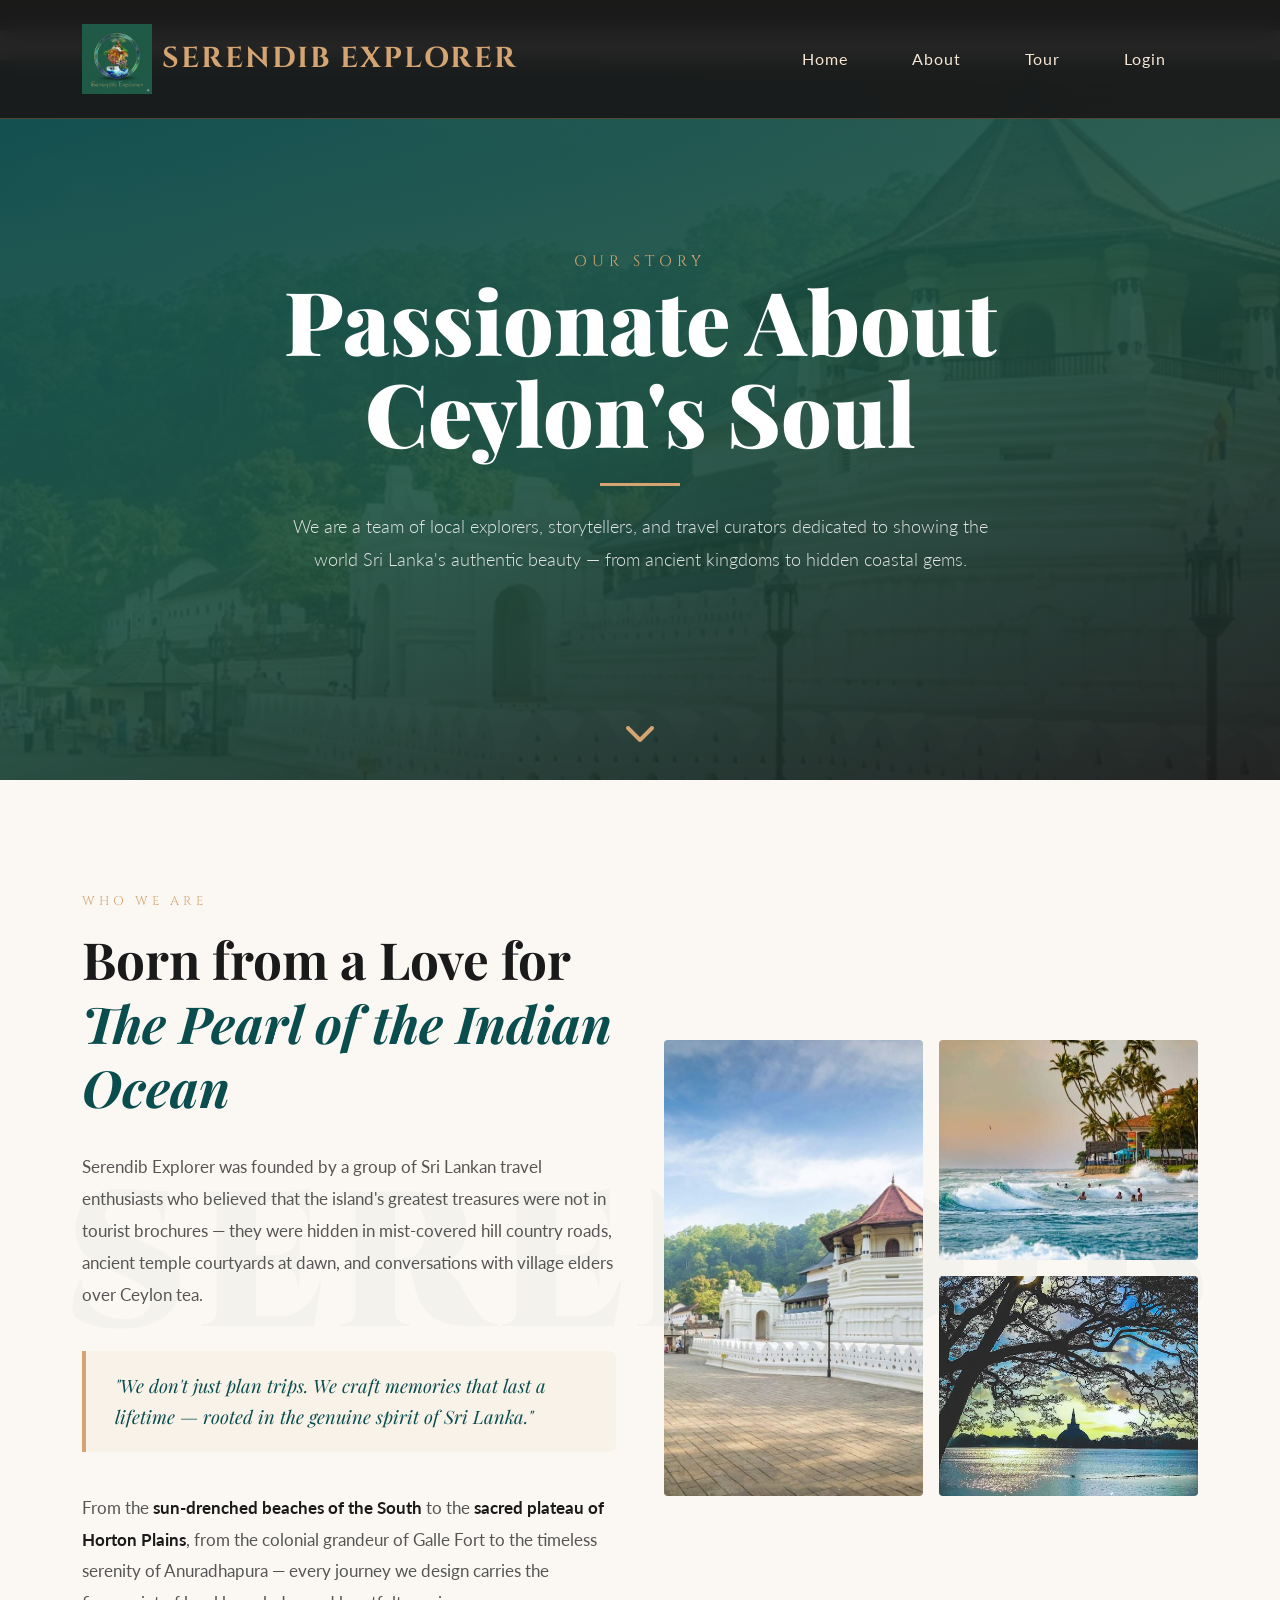
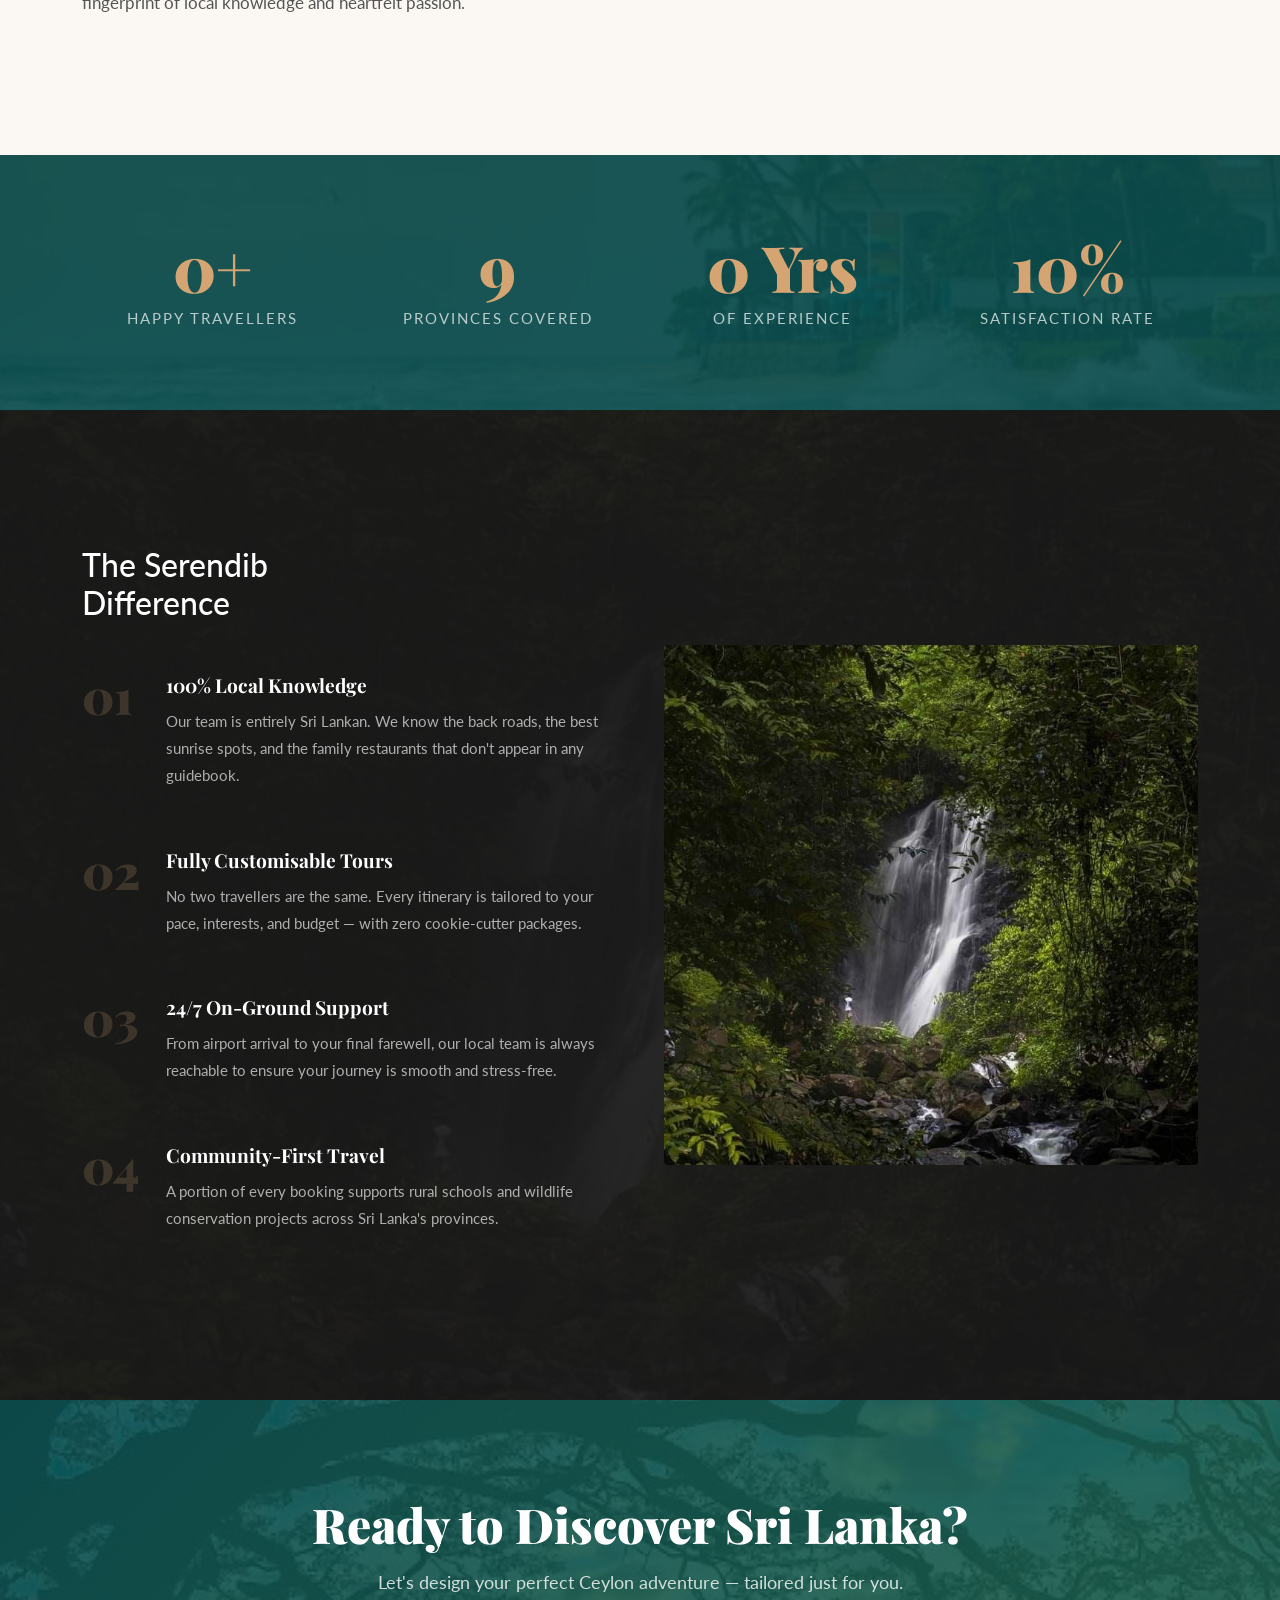
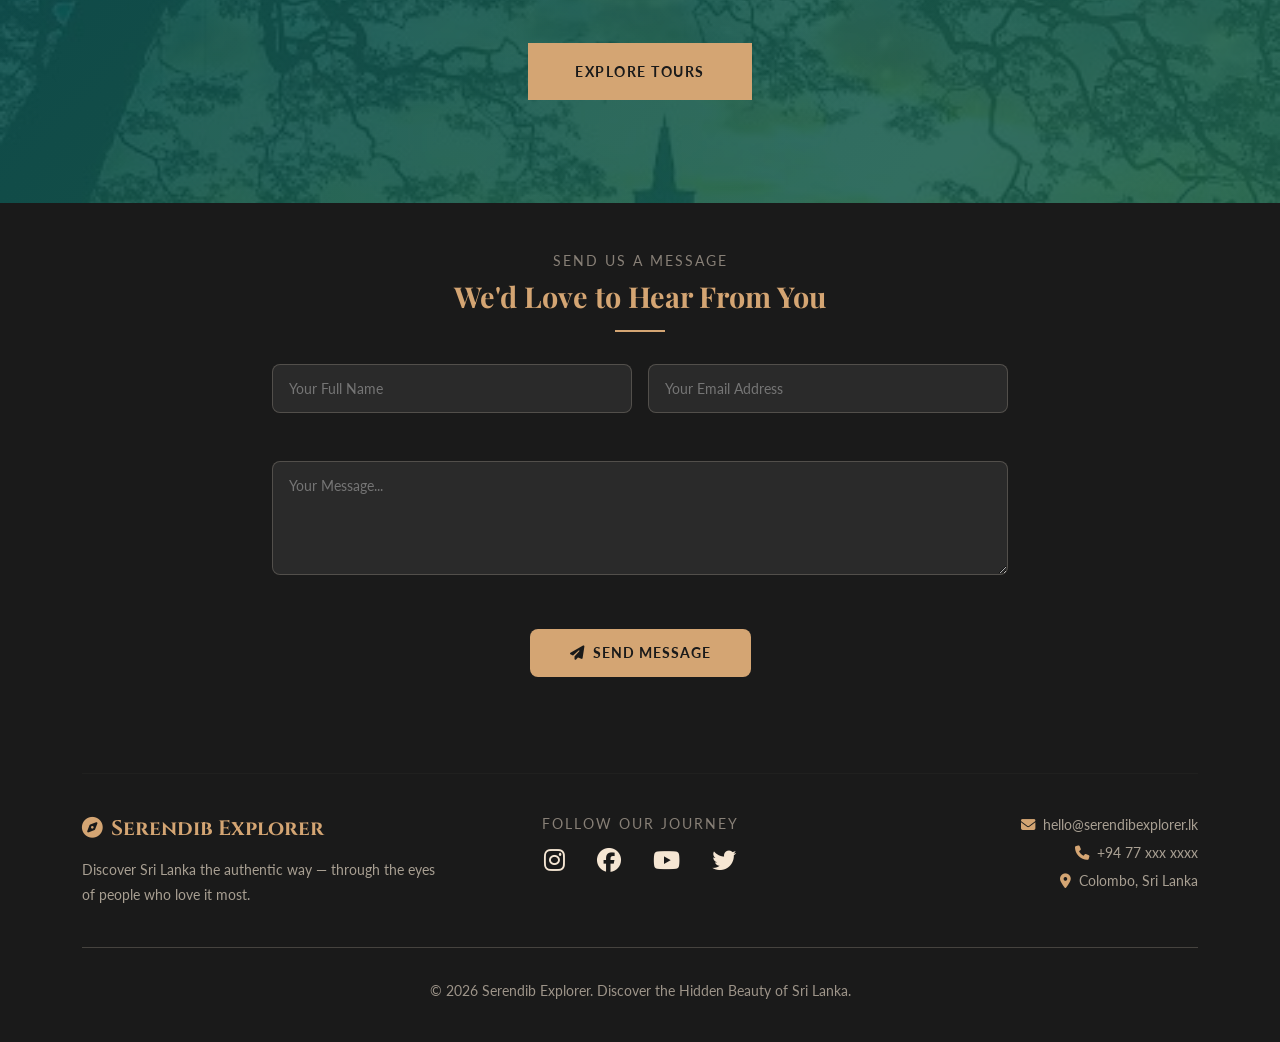
<file: about.html>
<!DOCTYPE html>
<html lang="en">
<head>
    <meta charset="UTF-8">
    <meta name="viewport" content="width=device-width, initial-scale=1.0">
    <title>About Us – Serendib Explorer</title>
    <link rel="icon" type="image/png" href="province/logo.jpg">
    <link href="https://cdn.jsdelivr.net/npm/bootstrap@5.3.2/dist/css/bootstrap.min.css" rel="stylesheet">
    <link rel="preconnect" href="https://fonts.googleapis.com">
    <link rel="preconnect" href="https://fonts.gstatic.com" crossorigin>
    <link href="https://fonts.googleapis.com/css2?family=Playfair+Display:ital,wght@0,400;0,600;0,700;0,900;1,400;1,700&family=Lato:wght@300;400;700&family=Cinzel:wght@400;600;700&display=swap" rel="stylesheet">
    <link rel="stylesheet" href="https://cdnjs.cloudflare.com/ajax/libs/font-awesome/6.4.0/css/all.min.css">
    <link rel="stylesheet" href="style.css">
</head>
<body>

<!-- ── NAVIGATION ────────────────────────────────────────────────────────── -->
<header>
    <nav class="navbar navbar-expand-lg navbar-dark fixed-top">
        <div class="container">
            <div class="logo">
                <a href="index.html"><img src="province/logo.jpg" alt="Logo" style="width:70px; height:70px; margin-right: 10px;"></a>
            </div>
            <a class="navbar-brand" href="index.html">Serendib Explorer</a>
            <button class="navbar-toggler" type="button" data-bs-toggle="collapse" data-bs-target="#navbarNav">
                <span class="navbar-toggler-icon"></span>
            </button>
            <div class="collapse navbar-collapse justify-content-end" id="navbarNav">
                <ul class="navbar-nav">
                    <li class="nav-item"><a class="nav-link" href="index.html">Home</a></li>
                    <li class="nav-item"><a class="nav-link active" href="about.html">About</a></li>
                    <li class="nav-item"><a class="nav-link" href="tour.html">Tour</a></li>
                    <li class="nav-item"><a class="nav-link" href="login.html">Login</a></li>
                </ul>
            </div>
        </div>
    </nav>
</header>

<!-- ── HERO ──────────────────────────────────────────────────────────────── -->
<section class="about-hero" style="margin-top: 30px;">
    <div class="about-hero-bg"></div>
    <div class="about-hero-overlay"></div>
    <div class="about-hero-content">
        <span class="about-hero-eyebrow">Our Story</span>
        <h1 class="about-hero-title">Passionate About<br>Ceylon's Soul</h1>
        <div class="about-hero-line"></div>
        <p class="about-hero-sub">
            We are a team of local explorers, storytellers, and travel curators dedicated 
            to showing the world Sri Lanka's authentic beauty — from ancient kingdoms 
            to hidden coastal gems.
        </p>
    </div>
    <div class="scroll-indicator" style="z-index:10;">
        <i class="fas fa-chevron-down"></i>
    </div>
</section>

<!-- ── OUR STORY ─────────────────────────────────────────────────────────── -->
<section class="story-section">
    <div class="container">
        <div class="row align-items-center g-5">

            <!-- Text -->
            <div class="col-lg-6 fade-in">
                <span class="story-tag">Who We Are</span>
                <h2 class="story-heading">Born from a Love for<br><em>The Pearl of the Indian Ocean</em></h2>
                <p class="story-text">
                    Serendib Explorer was founded by a group of Sri Lankan travel enthusiasts who believed 
                    that the island's greatest treasures were not in tourist brochures — they were hidden 
                    in mist-covered hill country roads, ancient temple courtyards at dawn, and conversations 
                    with village elders over Ceylon tea.
                </p>
                <div class="story-quote">
                    "We don't just plan trips. We craft memories that last a lifetime — 
                    rooted in the genuine spirit of Sri Lanka."
                </div>
                <p class="story-text">
                    From the <strong>sun-drenched beaches of the South</strong> to the 
                    <strong>sacred plateau of Horton Plains</strong>, from the colonial grandeur 
                    of Galle Fort to the timeless serenity of Anuradhapura — every journey 
                    we design carries the fingerprint of local knowledge and heartfelt passion.
                </p>
            </div>

            <!-- Images -->
            <div class="col-lg-6 fade-in">
                <div class="story-img-grid">
                    <div class="img-main">
                        <img src="province/dalada maligawa.jpg" alt="Kandy Temple">
                    </div>
                    <div class="img-small">
                        <img src="province/hikkaduwa.jpg" alt="Hikkaduwa Beach">
                    </div>
                    <div class="img-small">
                        <img src="province/anuradhapura.jpg" alt="Anuradhapura">
                    </div>
                </div>
            </div>

        </div>
    </div>
</section>

<!-- ── STATS STRIP ────────────────────────────────────────────────────────── -->
<section class="stats-strip">
    <div class="container">
        <div class="row text-center g-4">
            <div class="col-6 col-md-3 stat-item fade-in">
                <div class="stat-number">0+</div>
                <div class="stat-label">Happy Travellers</div>
            </div>
            <div class="col-6 col-md-3 stat-item fade-in">
                <div class="stat-number">9</div>
                <div class="stat-label">Provinces Covered</div>
            </div>
            <div class="col-6 col-md-3 stat-item fade-in">
                <div class="stat-number">0 Yrs</div>
                <div class="stat-label">of Experience</div>
            </div>
            <div class="col-6 col-md-3 stat-item fade-in">
                <div class="stat-number">10%</div>
                <div class="stat-label">Satisfaction Rate</div>
            </div>
        </div>
    </div>
</section>

<!-- ── WHY CHOOSE US ──────────────────────────────────────────────────────── -->
<section class="whyus-section">
    <div class="container">
        <div class="row align-items-center g-5">

            <div class="col-lg-6 fade-in">
                <span class="section-label" style="text-align:left;">Why Choose Us</span>
                <h2 class="section-main-title" style="text-align:left; color:#fff; margin-bottom:0.5rem;">The Serendib<br>Difference</h2>
                <div class="section-divider" style="margin-left:0; margin-bottom:3rem;"></div>

                <div class="whyus-item">
                    <div class="whyus-num">01</div>
                    <div>
                        <div class="whyus-title">100% Local Knowledge</div>
                        <p class="whyus-text">Our team is entirely Sri Lankan. We know the back roads, the best sunrise spots, and the family restaurants that don't appear in any guidebook.</p>
                    </div>
                </div>
                <div class="whyus-item">
                    <div class="whyus-num">02</div>
                    <div>
                        <div class="whyus-title">Fully Customisable Tours</div>
                        <p class="whyus-text">No two travellers are the same. Every itinerary is tailored to your pace, interests, and budget — with zero cookie-cutter packages.</p>
                    </div>
                </div>
                <div class="whyus-item">
                    <div class="whyus-num">03</div>
                    <div>
                        <div class="whyus-title">24/7 On-Ground Support</div>
                        <p class="whyus-text">From airport arrival to your final farewell, our local team is always reachable to ensure your journey is smooth and stress-free.</p>
                    </div>
                </div>
                <div class="whyus-item">
                    <div class="whyus-num">04</div>
                    <div>
                        <div class="whyus-title">Community-First Travel</div>
                        <p class="whyus-text">A portion of every booking supports rural schools and wildlife conservation projects across Sri Lanka's provinces.</p>
                    </div>
                </div>
            </div>

            <div class="col-lg-6 fade-in whyus-img-col">
                <div class="whyus-img-wrap">
                    <img src="province/sinharaja forest.jpg" alt="Sinharaja Forest">
                </div>
            </div>

        </div>
    </div>
</section>

<!-- ── CTA BANNER ─────────────────────────────────────────────────────────── -->
<section class="cta-banner">
    <div class="container">
        <h2 class="cta-title fade-in">Ready to Discover Sri Lanka?</h2>
        <p class="cta-sub fade-in">Let's design your perfect Ceylon adventure — tailored just for you.</p>
        <div class="cta-btns fade-in">
            <a href="tour.html" class="btn-gold">Explore Tours</a>
        </div>
    </div>
</section>

<!-- Footer -->
    <footer id="contact">
    <div class="container">
        <!-- CONTACT FORM -->
        <div class="row justify-content-center mb-5">
            <div class="col-lg-8">
                <div style="text-align:center; margin-bottom:2rem;">
                    <p style="color:rgba(245,230,211,0.5); font-size:0.85rem; letter-spacing:2px; text-transform:uppercase; margin-bottom:0.5rem;">Send Us a Message</p>
                    <h3 style="font-family:'Playfair Display',serif; color:var(--primary-gold); font-size:1.8rem; font-weight:700; margin-bottom:0;">We'd Love to Hear From You</h3>
                    <div style="width:50px; height:2px; background:var(--primary-gold); margin:1rem auto 0;"></div>
                </div>

                <div class="row g-3">
                    <div class="col-md-6">
                        <input type="text" id="cfName" placeholder="Your Full Name"
                            style="width:100%; padding:13px 16px; background:rgba(255,255,255,0.07); border:1.5px solid rgba(245,230,211,0.2); border-radius:8px; color:#fff; font-family:'Lato',sans-serif; font-size:0.9rem; outline:none;"
                            onfocus="this.style.borderColor='var(--primary-gold)'"
                            onblur="this.style.borderColor='rgba(245,230,211,0.2)'">
                    </div>
                    <div class="col-md-6">
                        <input type="email" id="cfEmail" placeholder="Your Email Address"
                            style="width:100%; padding:13px 16px; background:rgba(255,255,255,0.07); border:1.5px solid rgba(245,230,211,0.2); border-radius:8px; color:#fff; font-family:'Lato',sans-serif; font-size:0.9rem; outline:none;"
                            onfocus="this.style.borderColor='var(--primary-gold)'"
                            onblur="this.style.borderColor='rgba(245,230,211,0.2)'">
                    </div>
                    <div class="col-12">
                        <textarea id="cfMessage" placeholder="Your Message..." rows="4"
                            style="width:100%; padding:13px 16px; background:rgba(255,255,255,0.07); border:1.5px solid rgba(245,230,211,0.2); border-radius:8px; color:#fff; font-family:'Lato',sans-serif; font-size:0.9rem; outline:none; resize:vertical;"
                            onfocus="this.style.borderColor='var(--primary-gold)'"
                            onblur="this.style.borderColor='rgba(245,230,211,0.2)'"></textarea>
                    </div>
                    <div class="col-12 text-center">
                        <button id="cfBtn" onclick="sendMessage()"
                            style="padding:13px 40px; background:var(--primary-gold); color:#1a1a1a; border:none; border-radius:8px; font-family:'Lato',sans-serif; font-weight:700; font-size:0.9rem; letter-spacing:1px; text-transform:uppercase; cursor:pointer; transition:all 0.25s;">
                            <i class="fas fa-paper-plane me-2"></i>Send Message
                        </button>
                    </div>
                    <div class="col-12 text-center">
                        <div id="cfAlert" style="display:none; padding:12px 16px; border-radius:8px; font-size:0.88rem; font-weight:600;"></div>
                    </div>
                </div>
            </div>
        </div>

        <hr style="border-color:rgba(245,230,211,0.1); margin-bottom:2.5rem;">
        <div class="row g-4 mb-4">
            <div class="col-md-4 text-center text-md-start">
                <div style="font-family:'Cinzel',serif; font-size:1.3rem; color:var(--primary-gold); font-weight:700; margin-bottom:0.8rem;">
                    <i class="fas fa-compass me-2"></i>Serendib Explorer
                </div>
                <p style="color:rgba(245,230,211,0.65); font-size:0.9rem; line-height:1.7;">
                    Discover Sri Lanka the authentic way — through the eyes of people who love it most.
                </p>
            </div>
            <div class="col-md-4 text-center">
                <p style="color:rgba(245,230,211,0.5); font-size:0.85rem; margin-bottom:0.5rem; letter-spacing:2px; text-transform:uppercase;">Follow Our Journey</p>
                <div class="social-links" style="margin-bottom:0;">
                    <a href="#"><i class="fab fa-instagram"></i></a>
                    <a href="#"><i class="fab fa-facebook"></i></a>
                    <a href="#"><i class="fab fa-youtube"></i></a>
                    <a href="#"><i class="fab fa-twitter"></i></a>
                </div>
            </div>
            <div class="col-md-4 text-center text-md-end">
                <p style="color:rgba(245,230,211,0.65); font-size:0.9rem; margin-bottom:0.4rem;">
                    <i class="fas fa-envelope me-2" style="color:var(--primary-gold);"></i>hello@serendibexplorer.lk
                </p>
                <p style="color:rgba(245,230,211,0.65); font-size:0.9rem; margin-bottom:0.4rem;">
                    <i class="fas fa-phone me-2" style="color:var(--primary-gold);"></i>+94 77 xxx xxxx
                </p>
                <p style="color:rgba(245,230,211,0.65); font-size:0.9rem;">
                    <i class="fas fa-map-marker-alt me-2" style="color:var(--primary-gold);"></i>Colombo, Sri Lanka
                </p>
            </div>
        </div>
        <div class="copyright">
            <p>&copy; 2026 Serendib Explorer. Discover the Hidden Beauty of Sri Lanka.</p>
        </div>
    </div>
</footer>

<script src="https://cdn.jsdelivr.net/npm/bootstrap@5.3.2/dist/js/bootstrap.bundle.min.js"></script>
<script src="travel.js"></script>
</body>
</html>
</file>
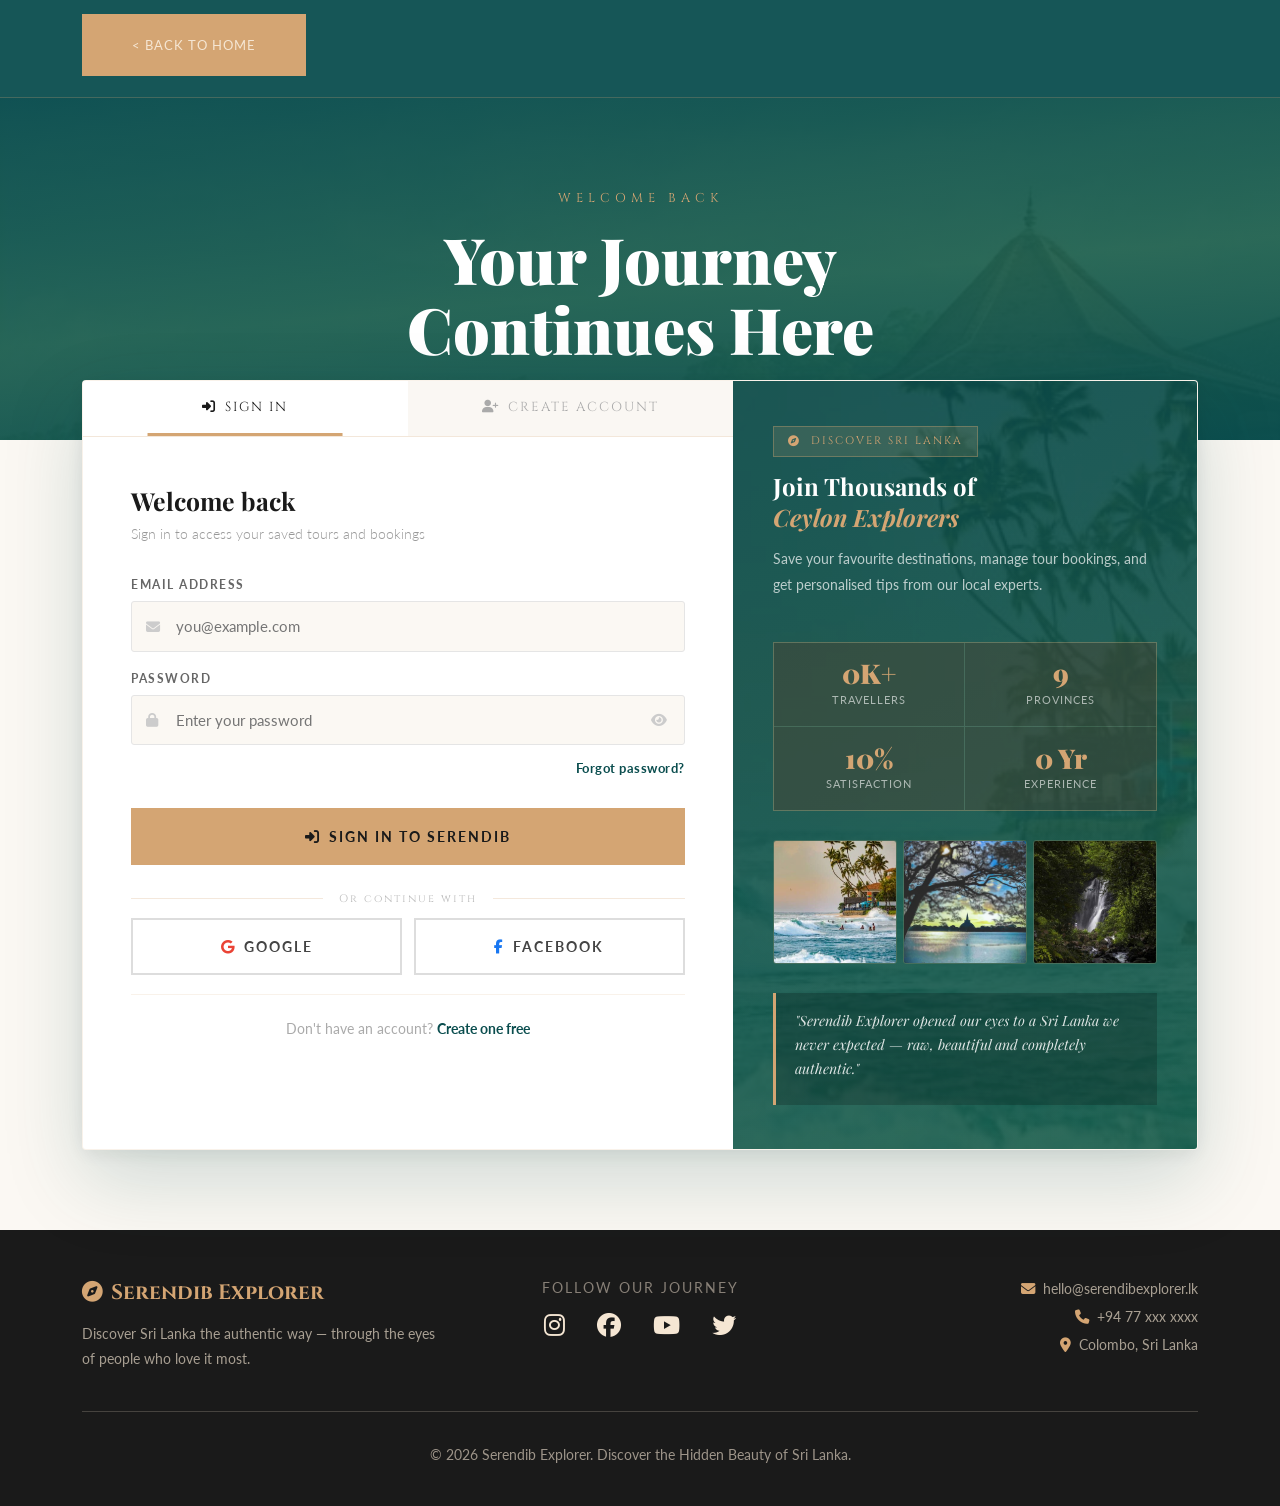
<file: login.html>
<!DOCTYPE html>
<html lang="en">
<head>
    <meta charset="UTF-8">
    <meta name="viewport" content="width=device-width, initial-scale=1.0">
    <title>Sign In – Serendib Explorer</title>
    <link rel="icon" type="image/png" href="province/logo.jpg">

    <!-- Bootstrap -->
    <link href="https://cdn.jsdelivr.net/npm/bootstrap@5.3.2/dist/css/bootstrap.min.css" rel="stylesheet">

    <!-- Google Fonts – exact same as site -->
    <link rel="preconnect" href="https://fonts.googleapis.com">
    <link rel="preconnect" href="https://fonts.gstatic.com" crossorigin>
    <link href="https://fonts.googleapis.com/css2?family=Playfair+Display:ital,wght@0,400;0,600;0,700;0,900;1,400&family=Lato:wght@300;400;700&family=Cinzel:wght@400;600;700&display=swap" rel="stylesheet">

    <!-- Font Awesome -->
    <link rel="stylesheet" href="https://cdnjs.cloudflare.com/ajax/libs/font-awesome/6.4.0/css/all.min.css">

    <!-- Site stylesheet -->
    <link rel="stylesheet" href="style.css">

</head>
<body>

<!-- Breadcrumb -->
<div class="back-bar">
    <div class="container">
        <a href="index.html" class="hero-cta">&lt; Back To Home</a>
    </div>
</div>

<!-- HERO BANNER -->
<section class="login-hero">
    <div class="login-hero-bg"></div>
    <div class="login-hero-overlay"></div>
    <div class="login-hero-text">
        <span class="login-hero-eyebrow">Welcome Back</span>
        <h1 class="login-hero-title">Your Journey<br>Continues Here</h1>
        <div class="login-hero-divider"></div>
    </div>
</section>

<!-- MAIN — card floats up over hero -->
<section class="login-card-wrap">
    <div class="container">
        <div class="row g-0 login-card">

            <!-- LEFT: Form column -->
            <div class="col-lg-7">

                <!-- Tab bar -->
                <div class="login-tabs">
                    <button class="login-tab active" id="tabSign" onclick="switchTab('sign')">
                        <i class="fas fa-sign-in-alt me-2"></i>Sign In
                    </button>
                    <button class="login-tab" id="tabReg" onclick="switchTab('reg')">
                        <i class="fas fa-user-plus me-2"></i>Create Account
                    </button>
                </div>

                <div class="login-body">

                    <!-- SIGN IN -->
                    <div class="form-panel active" id="panelSign">
                        <div class="form-lead">Welcome back</div>
                        <div class="form-lead-sub">Sign in to access your saved tours and bookings</div>

                        <div class="field">
                            <label class="field-lbl">Email Address</label>
                            <div class="field-row">
                                <input type="email" id="siEmail" class="field-inp" placeholder="you@example.com">
                                <i class="fas fa-envelope field-ico"></i>
                            </div>
                        </div>

                        <div class="field">
                            <label class="field-lbl">Password</label>
                            <div class="field-row">
                                <input type="password" id="siPass" class="field-inp" placeholder="Enter your password">
                                <i class="fas fa-lock field-ico"></i>
                                <button class="eye-btn" type="button" onclick="toggleEye('siPass',this)">
                                    <i class="fas fa-eye"></i>
                                </button>
                            </div>
                        </div>

                        <div style="text-align:right;margin-top:0.6rem;">
                            <a href="#" style="font-size:0.8rem;color:var(--deep-teal);text-decoration:none;font-weight:700;letter-spacing:0.5px;transition:color 0.2s;"
                               onmouseover="this.style.color='var(--primary-gold)'"
                               onmouseout="this.style.color='var(--deep-teal)'">
                                Forgot password?
                            </a>
                        </div>

                        <button class="btn-login" id="btnSign" onclick="doSignIn()">
                            <span><i class="fas fa-sign-in-alt me-2"></i>Sign In to Serendib</span>
                        </button>
                        <div class="auth-alert" id="alertSign"></div>

                        <div class="text-divider"><span>Or continue with</span></div>
                        <div class="btn-social-row">
                            <a href="#" class="btn-login" id="btn-google">
                                <span><i class="fab fa-google me-2" style="color:#EA4335;"></i>Google</span>
                            </a>
                            <a href="#" class="btn-login" id="btn-facebook">
                                <span><i class="fab fa-facebook-f me-2" style="color:#1877F2;"></i>Facebook</span>
                            </a>
                        </div>

                        <div class="switch-row">
                            Don't have an account?
                            <a href="#" onclick="switchTab('reg');return false;">Create one free</a>
                        </div>
                    </div>

                    <!-- CREATE ACCOUNT -->
                    <div class="form-panel" id="panelReg">
                        <div class="form-lead">Start your adventure</div>
                        <div class="form-lead-sub">Create your free Serendib Explorer account today</div>

                        <div class="field">
                            <label class="field-lbl">Full Name</label>
                            <div class="field-row">
                                <input type="text" id="regName" class="field-inp" placeholder="Your full name">
                                <i class="fas fa-user field-ico"></i>
                            </div>
                        </div>

                        <div class="field">
                            <label class="field-lbl">Email Address</label>
                            <div class="field-row">
                                <input type="email" id="regEmail" class="field-inp" placeholder="you@example.com">
                                <i class="fas fa-envelope field-ico"></i>
                            </div>
                        </div>

                        <div class="field">
                            <label class="field-lbl">Password</label>
                            <div class="field-row">
                                <input type="password" id="regPass" class="field-inp"
                                       placeholder="Min. 6 characters"
                                       oninput="checkStrength(this.value)">
                                <i class="fas fa-lock field-ico"></i>
                                <button class="eye-btn" type="button" onclick="toggleEye('regPass',this)">
                                    <i class="fas fa-eye"></i>
                                </button>
                            </div>
                            <div class="strength-track">
                                <div class="strength-fill" id="sBar"></div>
                            </div>
                            <div class="strength-lbl" id="sLbl"></div>
                        </div>

                        <div class="field">
                            <label class="field-lbl">Confirm Password</label>
                            <div class="field-row">
                                <input type="password" id="regConf" class="field-inp" placeholder="Repeat your password">
                                <i class="fas fa-lock field-ico"></i>
                                <button class="eye-btn" type="button" onclick="toggleEye('regConf',this)">
                                    <i class="fas fa-eye"></i>
                                </button>
                            </div>
                        </div>

                        <button class="btn-login" id="btnReg" onclick="doRegister()">
                            <span><i class="fas fa-user-plus me-2"></i>Create My Account</span>
                        </button>
                        <div class="auth-alert" id="alertReg"></div>

                        <div class="switch-row">
                            Already have an account?
                            <a href="#" onclick="switchTab('sign');return false;">Sign in here</a>
                        </div>
                    </div>

                </div><!-- /login-body -->
            </div><!-- /col-lg-7 -->

            <!-- RIGHT: Decorative side -->
            <div class="col-lg-5 login-side d-none d-lg-flex flex-column">

                <div class="side-content">
                    <span class="side-badge"><i class="fas fa-compass"></i> Discover Sri Lanka</span>
                    <h2 class="side-heading">
                        Join Thousands of<br><em>Ceylon Explorers</em>
                    </h2>
                    <p class="side-text">
                        Save your favourite destinations, manage tour bookings,
                        and get personalised tips from our local experts.
                    </p>
                </div>

                <!-- Stats -->
                <div class="side-stats side-content">
                    <div class="side-stat">
                        <div class="side-stat-num">0K+</div>
                        <div class="side-stat-lbl">Travellers</div>
                    </div>
                    <div class="side-stat">
                        <div class="side-stat-num">9</div>
                        <div class="side-stat-lbl">Provinces</div>
                    </div>
                    <div class="side-stat">
                        <div class="side-stat-num">10%</div>
                        <div class="side-stat-lbl">Satisfaction</div>
                    </div>
                    <div class="side-stat">
                        <div class="side-stat-num">0 Yr</div>
                        <div class="side-stat-lbl">Experience</div>
                    </div>
                </div>

                <!-- Photos -->
                <div class="side-imgs side-content">
                    <div class="side-img"><img src="province/hikkaduwa.jpg" alt="Hikkaduwa"></div>
                    <div class="side-img"><img src="province/anuradhapura.jpg" alt="Anuradhapura"></div>
                    <div class="side-img"><img src="province/sinharaja forest.jpg" alt="Sinharaja"></div>
                </div>

                <!-- Testimonial -->
                <div class="side-quote side-content">
                    <p>"Serendib Explorer opened our eyes to a Sri Lanka we never expected —
                       raw, beautiful and completely authentic."</p>
                </div>

            </div>
        </div><!-- /row.login-card -->
    </div><!-- /container -->
</section>

<!-- FOOTER — identical to all other pages -->
<footer id="contact">
    <div class="container">
        <div class="row g-4 mb-4">
            <div class="col-md-4 text-center text-md-start">
                <div style="font-family:'Cinzel',serif; font-size:1.3rem; color:var(--primary-gold); font-weight:700; margin-bottom:0.8rem;">
                    <i class="fas fa-compass me-2"></i>Serendib Explorer
                </div>
                <p style="color:rgba(245,230,211,0.65); font-size:0.9rem; line-height:1.7;">
                    Discover Sri Lanka the authentic way — through the eyes of people who love it most.
                </p>
            </div>
            <div class="col-md-4 text-center">
                <p style="color:rgba(245,230,211,0.5); font-size:0.85rem; margin-bottom:0.5rem; letter-spacing:2px; text-transform:uppercase;">Follow Our Journey</p>
                <div class="social-links" style="margin-bottom:0;">
                    <a href="#"><i class="fab fa-instagram"></i></a>
                    <a href="#"><i class="fab fa-facebook"></i></a>
                    <a href="#"><i class="fab fa-youtube"></i></a>
                    <a href="#"><i class="fab fa-twitter"></i></a>
                </div>
            </div>
            <div class="col-md-4 text-center text-md-end">
                <p style="color:rgba(245,230,211,0.65); font-size:0.9rem; margin-bottom:0.4rem;">
                    <i class="fas fa-envelope me-2" style="color:var(--primary-gold);"></i>hello@serendibexplorer.lk
                </p>
                <p style="color:rgba(245,230,211,0.65); font-size:0.9rem; margin-bottom:0.4rem;">
                    <i class="fas fa-phone me-2" style="color:var(--primary-gold);"></i>+94 77 xxx xxxx
                </p>
                <p style="color:rgba(245,230,211,0.65); font-size:0.9rem;">
                    <i class="fas fa-map-marker-alt me-2" style="color:var(--primary-gold);"></i>Colombo, Sri Lanka
                </p>
            </div>
        </div>
        <div class="copyright">
            <p>&copy; 2026 Serendib Explorer. Discover the Hidden Beauty of Sri Lanka.</p>
        </div>
    </div>
</footer>

<!-- Bootstrap JS -->
<script src="https://cdn.jsdelivr.net/npm/bootstrap@5.3.2/dist/js/bootstrap.bundle.min.js"></script>
<script src="travel.js"></script>

</body>
</html>
</file>
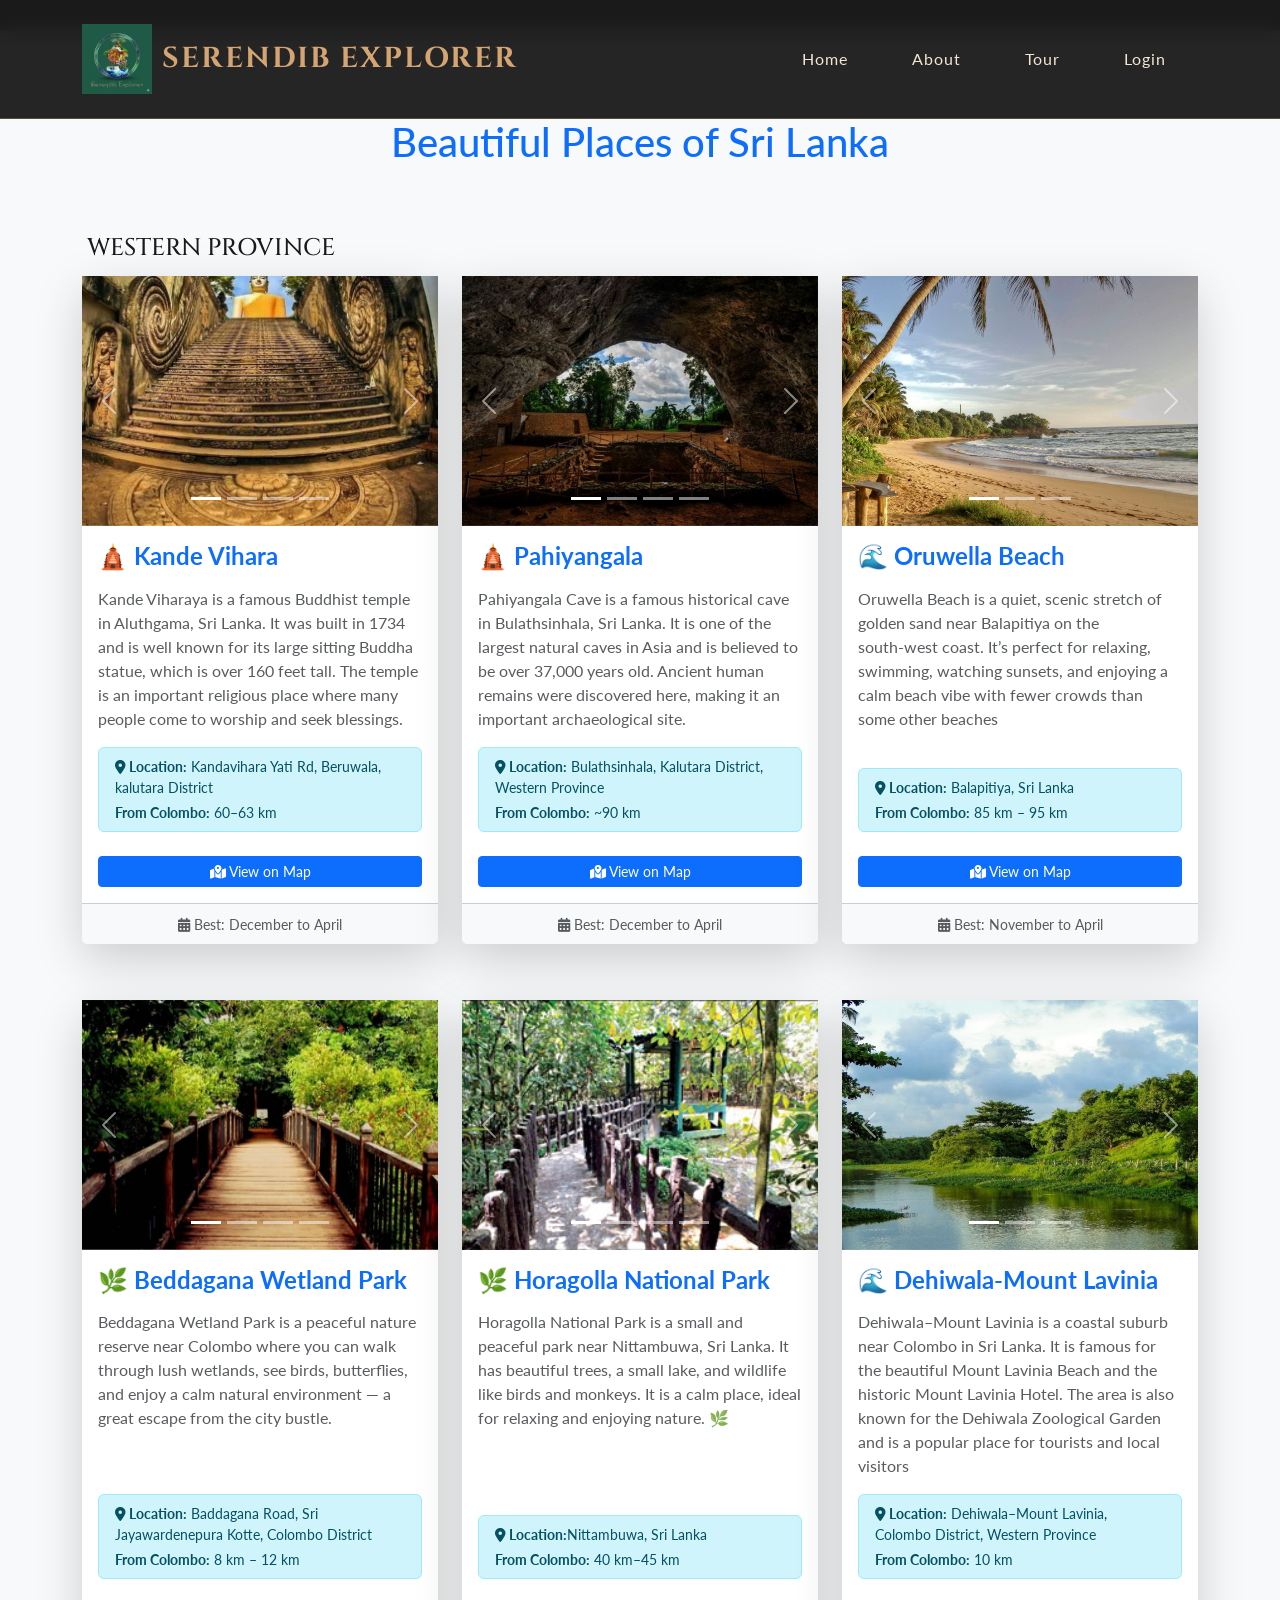
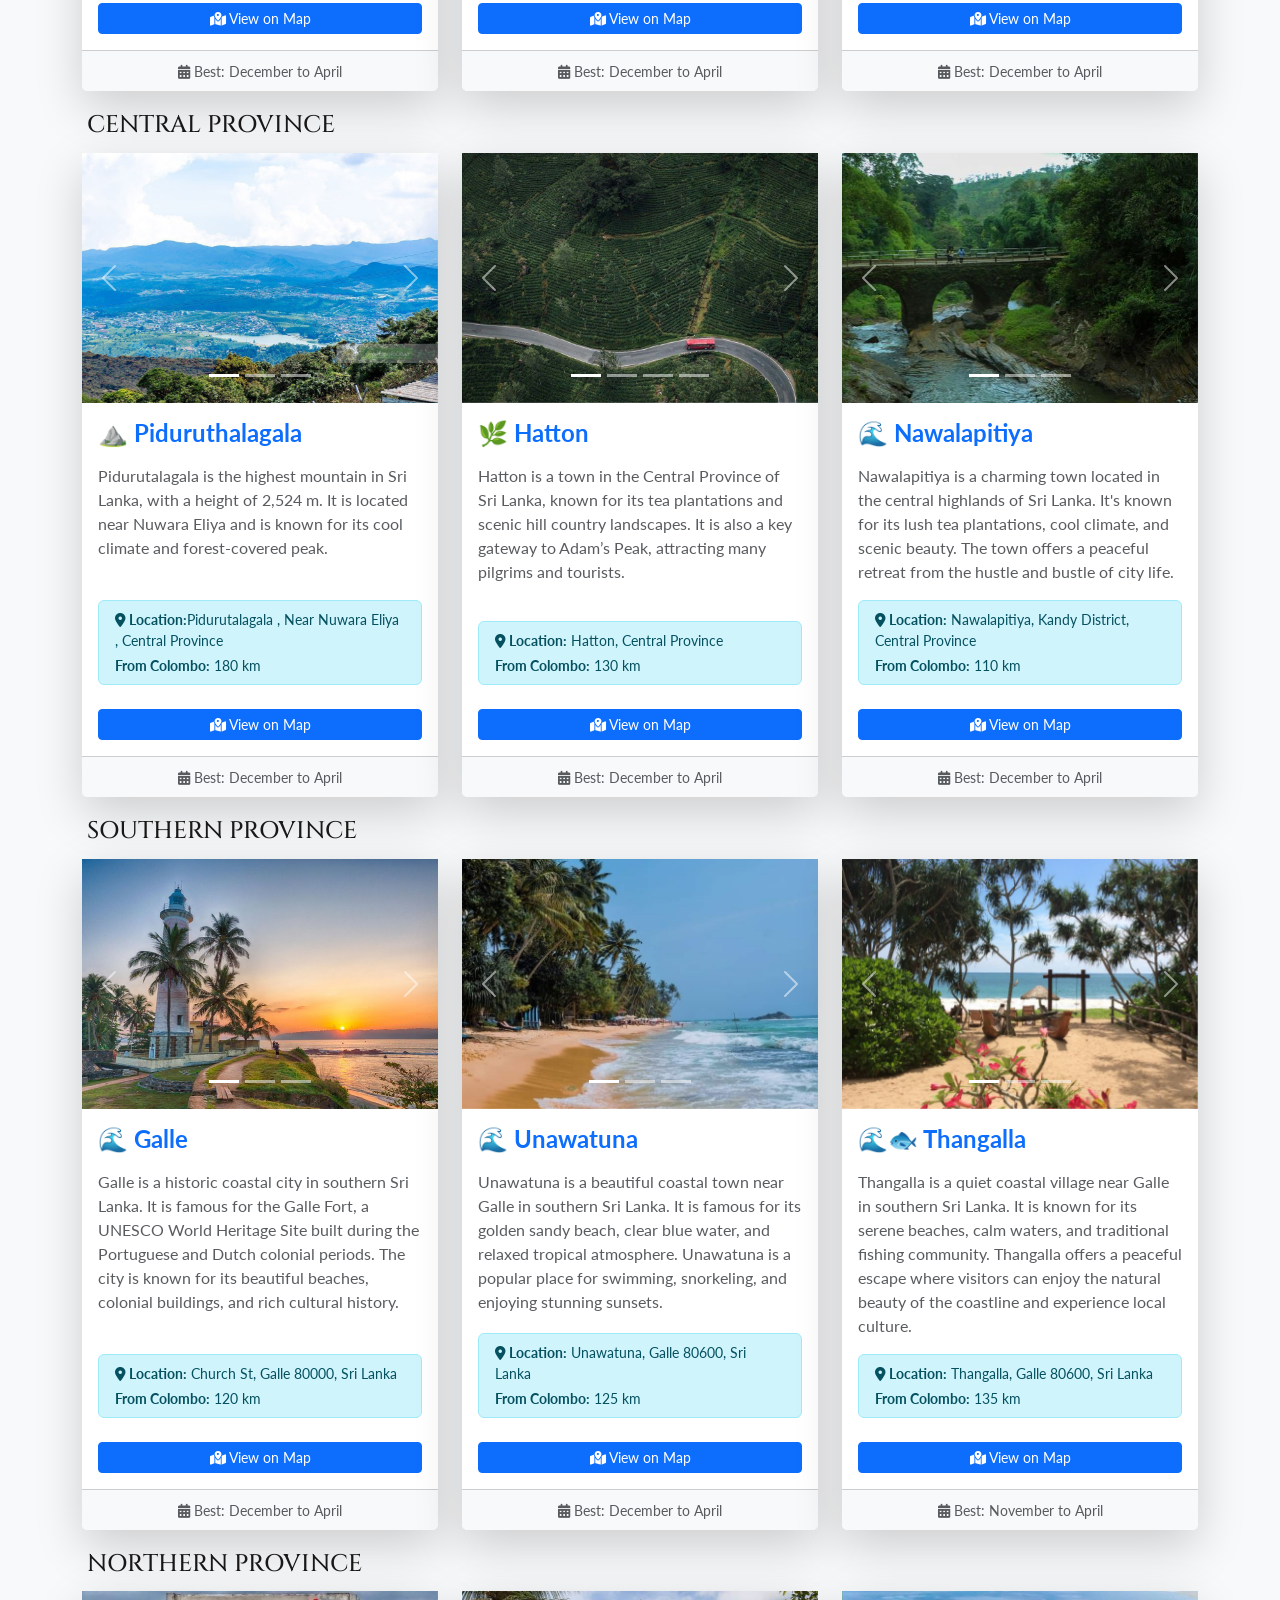
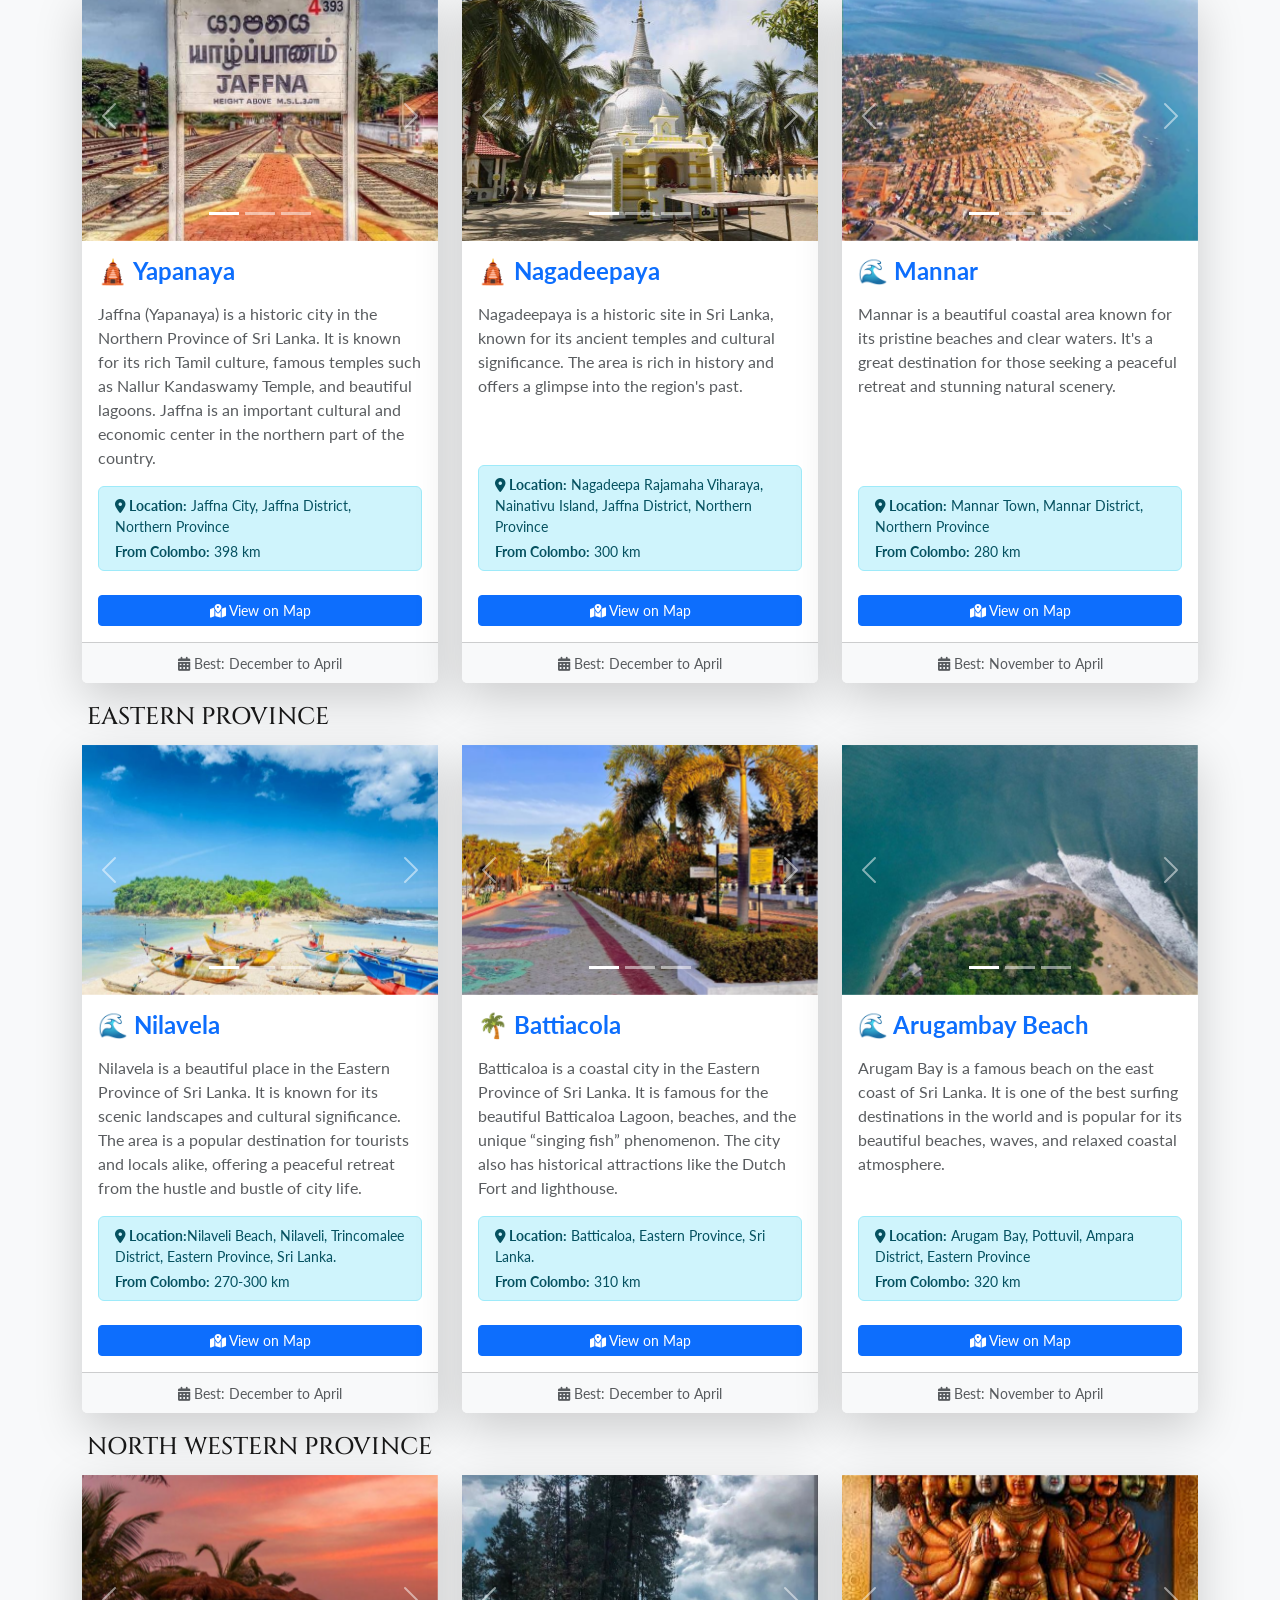
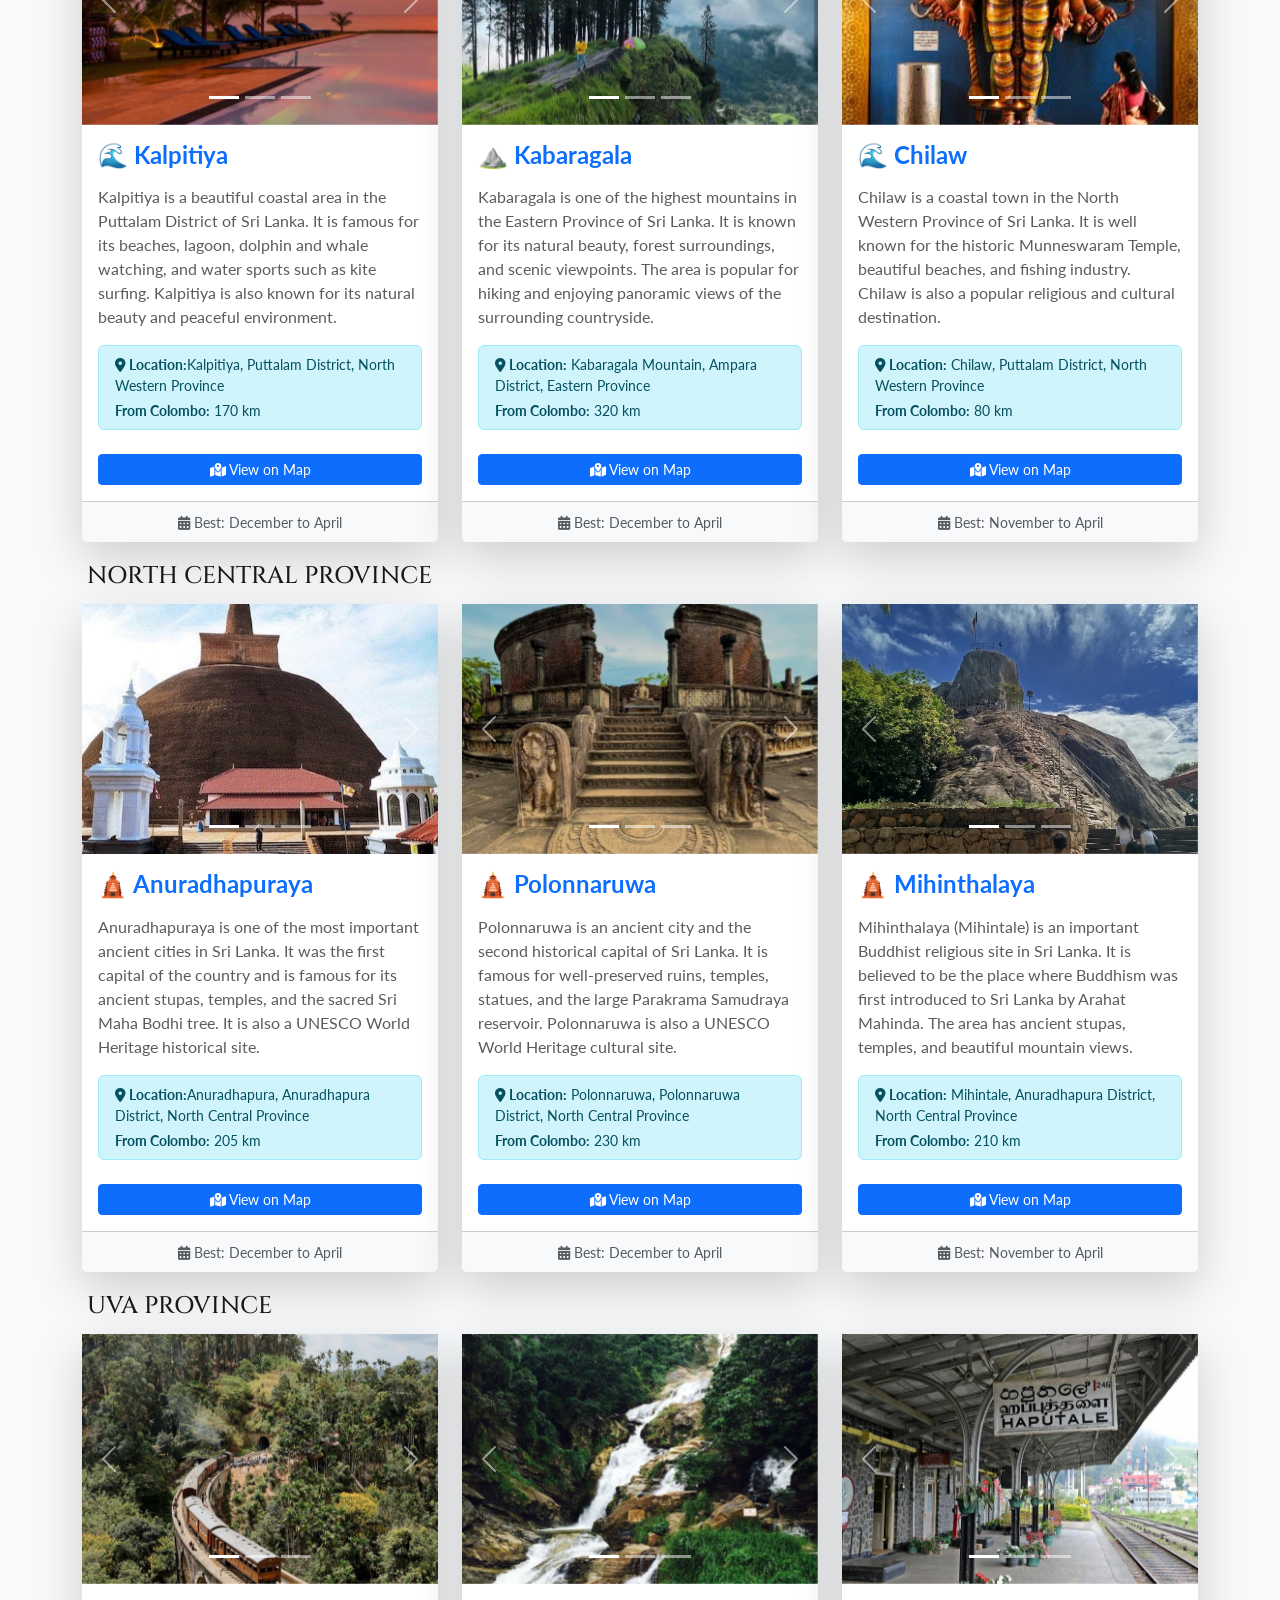
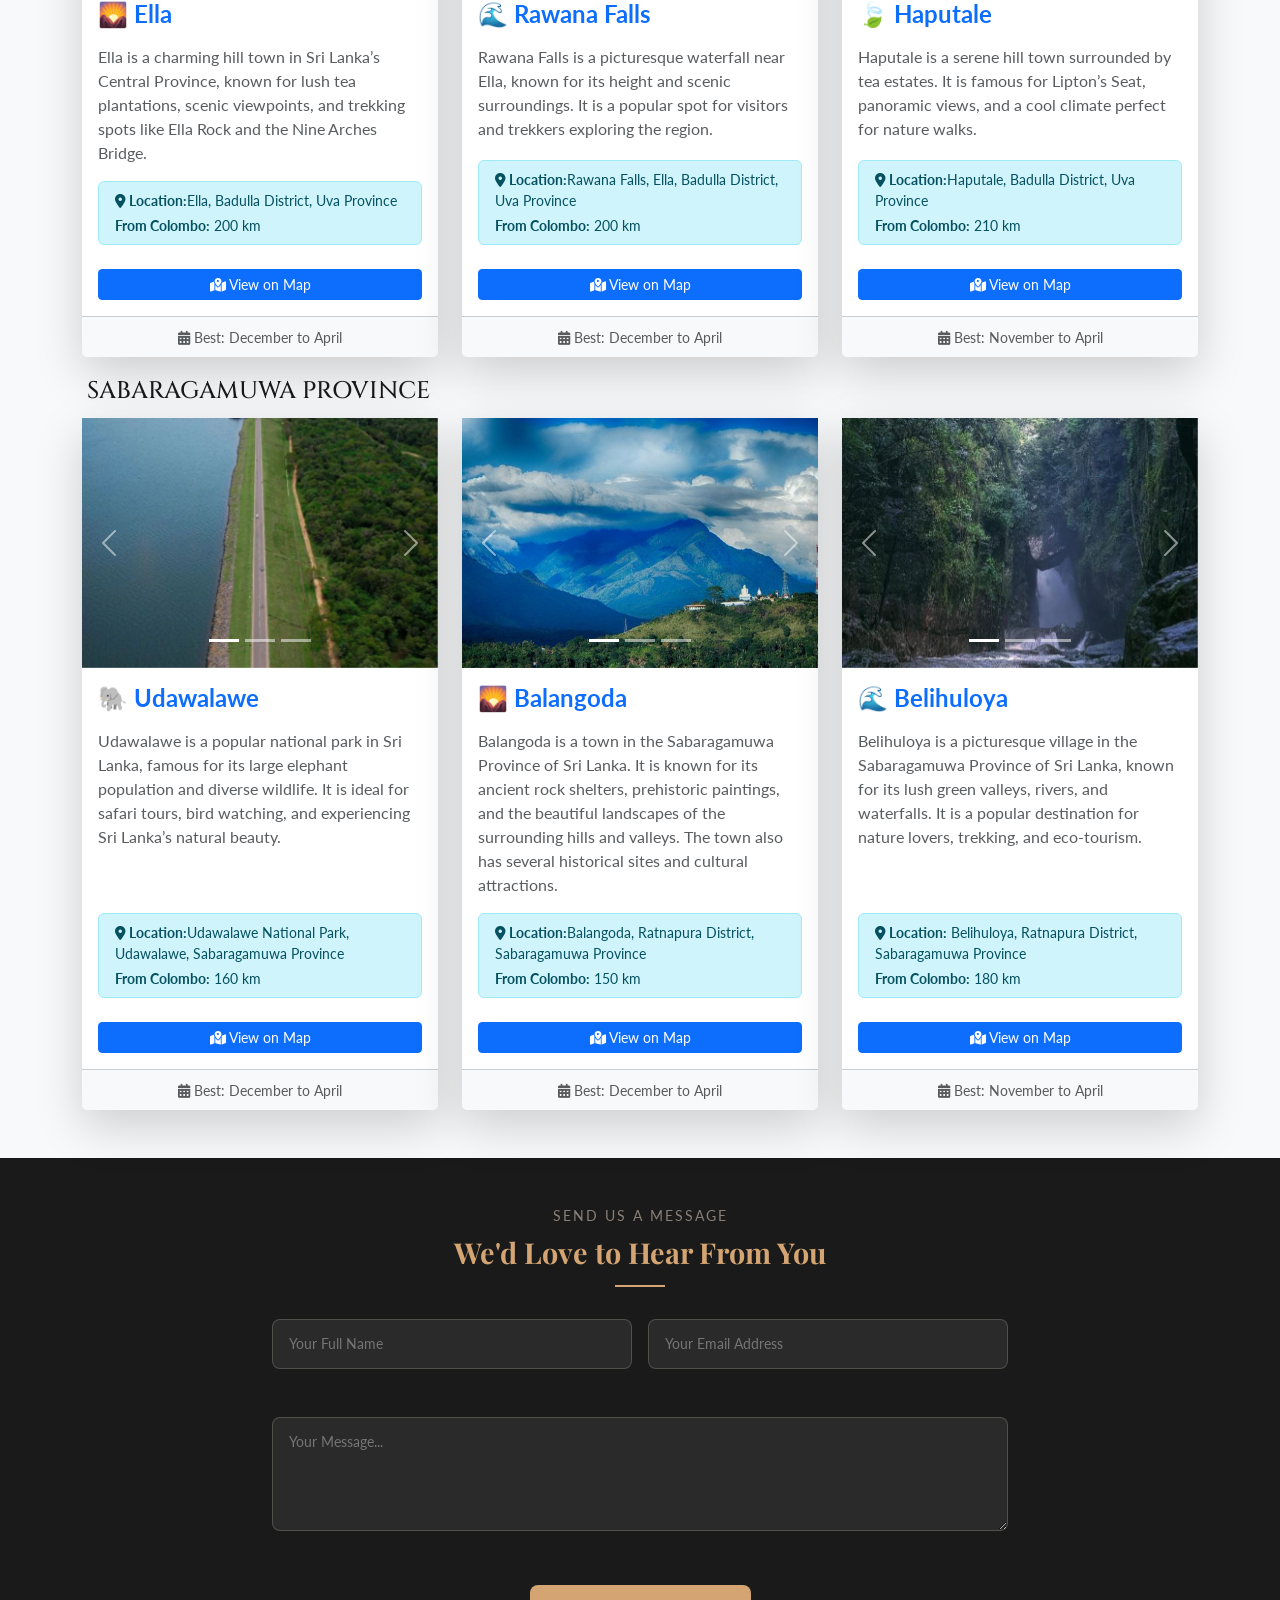
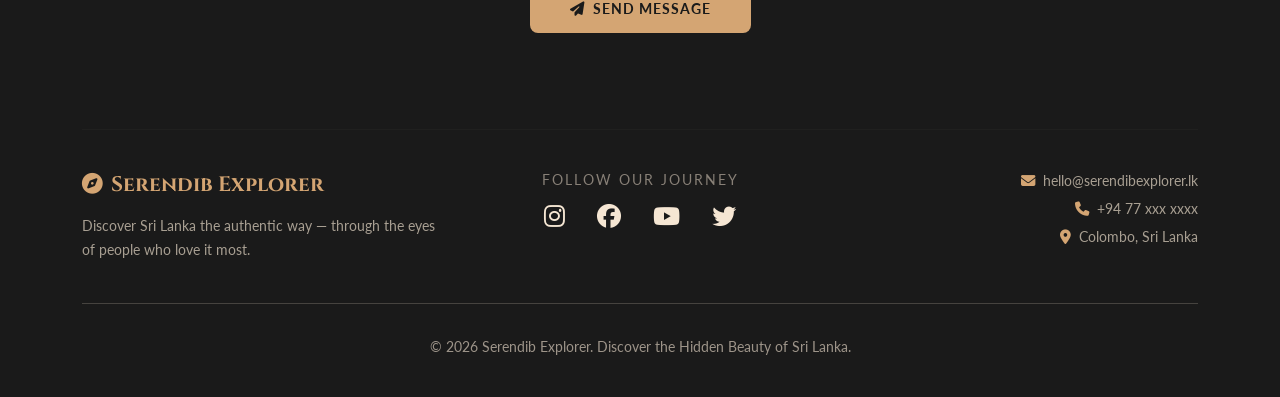
<file: tour.html>
<!DOCTYPE html>
<html lang="en">
<head>
    <meta charset="UTF-8">
    <meta name="viewport" content="width=device-width, initial-scale=1.0">
    <title>Serendib Explorer - Sri Lanka</title>
    <link rel="icon" type="image/png" href="province/logo.jpg">
    <!-- Bootstrap CSS -->
    <link href="https://cdn.jsdelivr.net/npm/bootstrap@5.3.2/dist/css/bootstrap.min.css" rel="stylesheet">
    
    <!-- Google Fonts - Distinctive choices -->
    <link rel="preconnect" href="https://fonts.googleapis.com">
    <link rel="preconnect" href="https://fonts.gstatic.com" crossorigin>
    <link href="https://fonts.googleapis.com/css2?family=Playfair+Display:wght@400;600;700;900&family=Lato:wght@300;400;700&family=Cinzel:wght@400;600;700&display=swap" rel="stylesheet">
    
    <!-- Font Awesome -->
    <link rel="stylesheet" href="https://cdnjs.cloudflare.com/ajax/libs/font-awesome/6.4.0/css/all.min.css">
    <link rel="stylesheet" href="style.css">
</head>
<body>
    
    <!-- Navigation -->
     <header>
    <nav class="navbar navbar-expand-lg navbar-dark fixed-top">
        <div class="container">
            <div class="logo">
                <a href="index.html"><img src="province/logo.jpg" alt="Logo" style="width:70px; height:70px; margin-right: 10px;"></a>
            </div>
            <a class="navbar-brand" href="index.html">Serendib Explorer</a>
            <button class="navbar-toggler" type="button" data-bs-toggle="collapse" data-bs-target="#navbarNav">
                <span class="navbar-toggler-icon"></span>
            </button>
            <div class="collapse navbar-collapse justify-content-end" id="navbarNav">
                <ul class="navbar-nav">
                    <li class="nav-item"><a class="nav-link" href="index.html">Home</a></li>
                    <li class="nav-item"><a class="nav-link" href="about.html">About</a></li>
                    <li class="nav-item"><a class="nav-link active" href="tour.html">Tour</a></li>
                    <li class="nav-item"><a class="nav-link" href="login.html">Login</a></li>
                </ul>
            </div>
        </div>
    </nav>
    </header>
    <!-- Main Content-->
    <div class="bg-light py-5"  style="margin-top: 40px;">
    <div class="container">
        <h1 class="text-center mb-5 text-primary">
            <i></i> Beautiful Places of Sri Lanka
        </h1>

        <h3 class="province-title">WESTERN PROVINCE</h3>
        <div class="row g-4" id="westernprovince">
            <div class="col-md-6 col-lg-4" >
                <div class="card shadow-lg border-0 h-100">
            <!-- Image Carousel -->
                                <div id="kandeViharaCarousel" class="carousel slide" data-bs-ride="carousel">
                                    <div class="carousel-indicators">
                                        <button type="button" data-bs-target="#kandeViharaCarousel" data-bs-slide-to="0" class="active" aria-current="true" aria-label="Slide 1"></button>
                                        <button type="button" data-bs-target="#kandeViharaCarousel" data-bs-slide-to="1" aria-label="Slide 2"></button>
                                        <button type="button" data-bs-target="#kandeViharaCarousel" data-bs-slide-to="2" aria-label="Slide 3"></button>
                                        <button type="button" data-bs-target="#kandeViharaCarousel" data-bs-slide-to="3" aria-label="Slide 4"></button>
                                    </div>
                                    <div class="carousel-inner">
                                        <div class="carousel-item active">
                                            <img src="province/kande viharaya.jpg" class="d-block w-100" alt="Kande Vihara View 1" style="height: 250px; object-fit: cover;">
                                        </div>
                                        <div class="carousel-item">
                                            <img src="province/kande viharaya 2.jpeg" class="d-block w-100" alt="Kande Vihara View 2" style="height: 250px; object-fit: cover;">
                                        </div>
                                        <div class="carousel-item">
                                            <img src="province/kande viharaya 3.jpeg" class="d-block w-100" alt="Kande Vihara View 3" style="height: 250px; object-fit: cover;">
                                        </div>
                                        <div class="carousel-item">
                                            <img src="province/kande .jpeg" class="d-block w-100" alt="Kande Vihara View 4" style="height: 250px; object-fit: cover;">
                                        </div>
                                    </div>
                                    <button class="carousel-control-prev" type="button" data-bs-target="#kandeViharaCarousel" data-bs-slide="prev">
                                        <span class="carousel-control-prev-icon" aria-hidden="true"></span>
                                        <span class="visually-hidden">Previous</span>
                                    </button>
                                    <button class="carousel-control-next" type="button" data-bs-target="#kandeViharaCarousel" data-bs-slide="next">
                                        <span class="carousel-control-next-icon" aria-hidden="true"></span>
                                        <span class="visually-hidden">Next</span>
                                    </button>
                                </div>
                        <div class="card-body d-flex flex-column">
                        <h4 class="card-title text-primary fw-bold mb-3">
                            <i class="fas fa-temple"></i>🛕 Kande Vihara
                        </h4>
                        <p class="card-text text-muted">
                           Kande Viharaya is a famous Buddhist temple in Aluthgama, Sri Lanka. It was built in 1734 and is well known for its large sitting Buddha statue, which is over 160 feet tall. The temple is an important religious place where many people come to worship and seek blessings.
                        </p>
                        <div class="alert alert-info py-2 px-3 mt-auto" role="alert">
                            <p class="mb-1 small"><strong><i class="fas fa-map-marker-alt"></i> Location:</strong> Kandavihara Yati Rd, Beruwala, kalutara District</p>
                            <p class="mb-0 small"><strong>From Colombo:</strong> 60–63 km</p>
                        </div>

                        <a href="https://maps.app.goo.gl/dzF3G67Cau2GYagT6?g_st=aw" target="_blank" class="btn btn-primary btn-sm mt-2">
                            <i class="fas fa-map-marked-alt"></i> View on Map
                        </a>
                    </div>
                    <div class="card-footer text-muted text-center bg-light">
                        <small><i class="fas fa-calendar-alt"></i> Best: December to April</small>
                    </div>
                </div>
            </div>

            <!-- Pahiyangala Card -->
            <div class="col-md-6 col-lg-4">
                <div class="card shadow-lg border-0 h-100">
                    <!-- Image Carousel -->
                            <div id="PahiyangalaCarousel" class="carousel slide" data-bs-ride="carousel">
                                <div class="carousel-indicators">
                                    <button type="button" data-bs-target="#PahiyangalaCarousel" data-bs-slide-to="0" class="active" aria-current="true" aria-label="Slide 1"></button>
                                    <button type="button" data-bs-target="#PahiyangalaCarousel" data-bs-slide-to="1" aria-label="Slide 2"></button>
                                    <button type="button" data-bs-target="#PahiyangalaCarousel" data-bs-slide-to="2" aria-label="Slide 3"></button>
                                    <button type="button" data-bs-target="#PahiyangalaCarousel" data-bs-slide-to="3" aria-label="Slide 4"></button>
                                </div>
                                <div class="carousel-inner">
                                    <div class="carousel-item active">
                                        <img src="province/pahiyangala.jpeg" class="d-block w-100" alt="Kande Vihara View 1" style="height: 250px; object-fit: cover;">
                                    </div>
                                    <div class="carousel-item">
                                        <img src="province/pahiyangala 1.jpeg" class="d-block w-100" alt="Kande Vihara View 2" style="height: 250px; object-fit: cover;">
                                    </div>
                                    <div class="carousel-item">
                                        <img src="province/pahiyangala 2.jpeg" class="d-block w-100" alt="Kande Vihara View 3" style="height: 250px; object-fit: cover;">
                                    </div>
                                    <div class="carousel-item">
                                        <img src="province/pahiyangala 3.jpeg" class="d-block w-100" alt="Kande Vihara View 4" style="height: 250px; object-fit: cover;">
                                    </div>
                                </div>
                                <button class="carousel-control-prev" type="button" data-bs-target="#PahiyangalaCarousel" data-bs-slide="prev">
                                    <span class="carousel-control-prev-icon" aria-hidden="true"></span>
                                    <span class="visually-hidden">Previous</span>
                                </button>

                                <button class="carousel-control-next" type="button" data-bs-target="#PahiyangalaCarousel" data-bs-slide="next">
                                    <span class="carousel-control-next-icon" aria-hidden="true"></span>
                                    <span class="visually-hidden">Next</span>
                                </button>
                            </div>
                    <div class="card-body d-flex flex-column">
                        <h4 class="card-title text-primary fw-bold mb-3">
                            <i class="fas fa-temple"></i>🛕 Pahiyangala 
                        </h4>
                        <p class="card-text text-muted">
                            Pahiyangala Cave is a famous historical cave in Bulathsinhala, Sri Lanka. It is one of the largest natural caves in Asia and is believed to be over 37,000 years old. Ancient human remains were discovered here, making it an important archaeological site.
                        </p>
                        <div class="alert alert-info py-2 px-3 mt-auto" role="alert">
                            <p class="mb-1 small"><strong><i class="fas fa-map-marker-alt"></i> Location:</strong> Bulathsinhala, Kalutara District, Western Province</p>
                            <p class="mb-0 small"><strong>From Colombo:</strong> ~90 km</p>
                        </div>

                        <a href="https://maps.app.goo.gl/YiVa11UenuDAsc4N9?g_st=aw" target="_blank" class="btn btn-primary btn-sm mt-2">
                            <i class="fas fa-map-marked-alt"></i> View on Map
                        </a>
                    </div>
                    <div class="card-footer text-muted text-center bg-light">
                        <small><i class="fas fa-calendar-alt"></i> Best: December to April</small>
                    </div>
                </div>
            </div>

         <!-- Oruwela Beach Card -->
            <div class="col-md-6 col-lg-4">
                <div class="card shadow-lg border-0 h-100">
                    <!-- Image Carousel -->
                            <div id="oruwelaBeachCarousel" class="carousel slide" data-bs-ride="carousel">
                                <div class="carousel-indicators">
                                    <button type="button" data-bs-target="#oruwelaBeachCarousel" data-bs-slide-to="0" class="active" aria-current="true" aria-label="Slide 1"></button>
                                    <button type="button" data-bs-target="#oruwelaBeachCarousel" data-bs-slide-to="1" aria-label="Slide 2"></button>
                                    <button type="button" data-bs-target="#oruwelaBeachCarousel" data-bs-slide-to="2" aria-label="Slide 3"></button>
                                </div>
                                <div class="carousel-inner">
                                    <div class="carousel-item active">
                                        <img src="province/oruwella beach 4.jpg" class="d-block w-100" alt="Oruwella Beach View 1" style="height: 250px; object-fit: cover;">
                                    </div>
                                    <div class="carousel-item">
                                        <img src="province/oruwela beach 1.jpeg" class="d-block w-100" alt="Oruwella Beach View 2" style="height: 250px; object-fit: cover;">
                                    </div>
                                    <div class="carousel-item">
                                        <img src="province/oruwela beach 2.jpeg" class="d-block w-100" alt="Oruwella Beach View 3" style="height: 250px; object-fit: cover;">
                                    </div>
                                </div>
                                <button class="carousel-control-prev" type="button" data-bs-target="#oruwelaBeachCarousel" data-bs-slide="prev">
                                    <span class="carousel-control-prev-icon" aria-hidden="true"></span>
                                    <span class="visually-hidden">Previous</span>
                                </button>
                                <button class="carousel-control-next" type="button" data-bs-target="#oruwelaBeachCarousel" data-bs-slide="next">
                                    <span class="carousel-control-next-icon" aria-hidden="true"></span>
                                    <span class="visually-hidden">Next</span>
                                </button>
                            </div>
                    <div class="card-body d-flex flex-column">
                        <h4 class="card-title text-primary fw-bold mb-3">
                            <i></i>🌊 Oruwella Beach 
                        </h4>
                        <p class="card-text text-muted">
                            Oruwella Beach is a quiet, scenic stretch of golden sand near Balapitiya on the south‑west coast. It’s perfect for relaxing, swimming, watching sunsets, and enjoying a calm beach vibe with fewer crowds than some other beaches
                        </p>
                        <div class="alert alert-info py-2 px-3 mt-auto" role="alert">
                            <p class="mb-1 small"><strong><i class="fas fa-map-marker-alt"></i> Location:</strong> Balapitiya, Sri Lanka</p>
                            <p class="mb-0 small"><strong>From Colombo:</strong> 85 km – 95 km</p>
                        </div>

                        <a href="https://maps.app.goo.gl/LFwoiViAUaSu9eE6A" target="_blank" class="btn btn-primary btn-sm mt-2">
                            <i class="fas fa-map-marked-alt"></i> View on Map
                        </a>
                    </div>
                    <div class="card-footer text-muted text-center bg-light">
                        <small><i class="fas fa-calendar-alt"></i> Best: November to April</small>
                    </div>
                </div>
            </div>
        <!-- Baddagana Card -->
            <div class="col-md-6 col-lg-4">
                <div class="card shadow-lg border-0 h-100">
                    <!-- Image Carousel -->
                            <div id="BaddaganaCarousel" class="carousel slide" data-bs-ride="carousel">
                                <div class="carousel-indicators">
                                    <button type="button" data-bs-target="#BaddaganaCarousel" data-bs-slide-to="0" class="active" aria-current="true" aria-label="Slide 1"></button>
                                    <button type="button" data-bs-target="#BaddaganaCarousel" data-bs-slide-to="1" aria-label="Slide 2"></button>
                                    <button type="button" data-bs-target="#BaddaganaCarousel" data-bs-slide-to="2" aria-label="Slide 3"></button>
                                    <button type="button" data-bs-target="#BaddaganaCarousel" data-bs-slide-to="3" aria-label="Slide 4"></button>
                                </div>
                                <div class="carousel-inner">
                                    <div class="carousel-item active">
                                        <img src="province/baddagana 1.jpeg" class="d-block w-100" alt="Kande Vihara View 1" style="height: 250px; object-fit: cover;">
                                    </div>
                                    <div class="carousel-item">
                                        <img src="province/baddagana 2.jpeg" class="d-block w-100" alt="Kande Vihara View 2" style="height: 250px; object-fit: cover;">
                                    </div>
                                    <div class="carousel-item">
                                        <img src="province/baddagana 3.jpeg" class="d-block w-100" alt="Kande Vihara View 3" style="height: 250px; object-fit: cover;">
                                    </div>
                                </div>
                              <button class="carousel-control-prev" type="button" data-bs-target="#BaddaganaCarousel" data-bs-slide="prev">
                                    <span class="carousel-control-prev-icon" aria-hidden="true"></span>
                                    <span class="visually-hidden">Previous</span>
                                </button>

                                <button class="carousel-control-next" type="button" data-bs-target="#BaddaganaCarousel" data-bs-slide="next">
                                    <span class="carousel-control-next-icon" aria-hidden="true"></span>
                                    <span class="visually-hidden">Next</span>
                                </button>
                            </div>
                    <div class="card-body d-flex flex-column">
                        <h4 class="card-title text-primary fw-bold mb-3">
                            <i></i>🌿 Beddagana Wetland Park
                        </h4>
                        <p class="card-text text-muted">
                            Beddagana Wetland Park is a peaceful nature reserve near Colombo where you can walk through lush wetlands, see birds, butterflies, and enjoy a calm natural environment — a great escape from the city bustle.
                        </p>
                        <div class="alert alert-info py-2 px-3 mt-auto" role="alert">
                            <p class="mb-1 small"><strong><i class="fas fa-map-marker-alt"></i> Location:</strong> Baddagana Road, Sri Jayawardenepura Kotte, Colombo District</p>
                            <p class="mb-0 small"><strong>From Colombo:</strong> 8 km – 12 km</p>
                        </div>

                        <a href="https://maps.app.goo.gl/fGzAHw4vLe6smhjN9" target="_blank" class="btn btn-primary btn-sm mt-2">
                            <i class="fas fa-map-marked-alt"></i> View on Map
                        </a>
                    </div>
                    <div class="card-footer text-muted text-center bg-light">
                        <small><i class="fas fa-calendar-alt"></i> Best: December to April</small>
                    </div>
                </div>
            </div>

<!-- Horagolla Park Card -->
            <div class="col-md-6 col-lg-4">
                <div class="card shadow-lg border-0 h-100">
                    <!-- Image Carousel -->
                            <div id="HoragollaCarousel" class="carousel slide" data-bs-ride="carousel">
                                <div class="carousel-indicators">
                                    <button type="button" data-bs-target="#HoragollaCarousel" data-bs-slide-to="0" class="active" aria-current="true" aria-label="Slide 1"></button>
                                    <button type="button" data-bs-target="#HoragollaCarousel" data-bs-slide-to="1" aria-label="Slide 2"></button>
                                    <button type="button" data-bs-target="#HoragollaCarousel" data-bs-slide-to="2" aria-label="Slide 3"></button>
                                    <button type="button" data-bs-target="#HoragollaCarousel" data-bs-slide-to="3" aria-label="Slide 4"></button>
                                </div>
                                <div class="carousel-inner">
                                    <div class="carousel-item active">
                                        <img src="province/horagolla2.jpg" class="d-block w-100" alt="Kande Vihara View 1" style="height: 250px; object-fit: cover;">
                                    </div>
                                    <div class="carousel-item">
                                        <img src="province/horagolla 3.jpg" class="d-block w-100" alt="Kande Vihara View 2" style="height: 250px; object-fit: cover;">
                                    </div>
                                    <div class="carousel-item">
                                        <img src="province/horagolla-national-park 1.jpg" class="d-block w-100" alt="Kande Vihara View 3" style="height: 250px; object-fit: cover;">
                                    </div>
                                </div>
                                <button class="carousel-control-prev" type="button" data-bs-target="#HoragollaCarousel" data-bs-slide="prev">
                                    <span class="carousel-control-prev-icon" aria-hidden="true"></span>
                                    <span class="visually-hidden">Previous</span>
                                </button>
                                <button class="carousel-control-next" type="button" data-bs-target="#HoragollaCarousel" data-bs-slide="next">
                                    <span class="carousel-control-next-icon" aria-hidden="true"></span>
                                    <span class="visually-hidden">Next</span>
                                </button>
                            </div>
                    <div class="card-body d-flex flex-column">
                        <h4 class="card-title text-primary fw-bold mb-3">
                            <i></i>🌿 Horagolla National Park
                        </h4>
                        <p class="card-text text-muted">
                            Horagolla National Park is a small and peaceful park near Nittambuwa, Sri Lanka. It has beautiful trees, a small lake, and wildlife like birds and monkeys. It is a calm place, ideal for relaxing and enjoying nature. 🌿
                        </p>
                        <div class="alert alert-info py-2 px-3 mt-auto" role="alert">
                            <p class="mb-1 small"><strong><i class="fas fa-map-marker-alt"></i> Location:</strong>Nittambuwa, Sri Lanka</p>
                            <p class="mb-0 small"><strong>From Colombo:</strong> 40 km–45 km</p>
                        </div>

                        <a href="https://maps.app.goo.gl/88LA9Ws3tq3a44Mr8?g_st=aw" target="_blank" class="btn btn-primary btn-sm mt-2">
                            <i class="fas fa-map-marked-alt"></i> View on Map
                        </a>
                    </div>
                    <div class="card-footer text-muted text-center bg-light">
                        <small><i class="fas fa-calendar-alt"></i> Best: December to April</small>
                    </div>
                </div>
            </div>

            <!-- Dehiwala-Mount Lavinia Card -->
            <div class="col-md-6 col-lg-4">
                <div class="card shadow-lg border-0 h-100">
                    <!-- Image Carousel -->
                            <div id="Dehiwala-MountLaviniaCarousel" class="carousel slide" data-bs-ride="carousel">
                                <div class="carousel-indicators">
                                    <button type="button" data-bs-target="#Dehiwala-MountLaviniaCarousel" data-bs-slide-to="0" class="active" aria-current="true" aria-label="Slide 1"></button>
                                    <button type="button" data-bs-target="#Dehiwala-MountLaviniaCarousel" data-bs-slide-to="1" aria-label="Slide 2"></button>
                                    <button type="button" data-bs-target="#Dehiwala-MountLaviniaCarousel" data-bs-slide-to="2" aria-label="Slide 3"></button>
                                </div>
                                <div class="carousel-inner">
                                    <div class="carousel-item active">
                                        <img src="province/dehiwala.jpg" class="d-block w-100" alt="Dehiwala-Mount Lavinia 1" style="height: 250px; object-fit: cover;">
                                    </div>
                                    <div class="carousel-item">
                                        <img src="province/dehiwala1.jpg" class="d-block w-100" alt="Dehiwala-Mount Lavinia 2" style="height: 250px; object-fit: cover;">
                                    </div>
                                    <div class="carousel-item">
                                        <img src="province/dehiwala 2.jpg" class="d-block w-100" alt="Dehiwala-Mount Lavinia 3" style="height: 250px; object-fit: cover;">
                                    </div>
                                </div>
                               <button class="carousel-control-prev" type="button" data-bs-target="#Dehiwala-MountLaviniaCarousel" data-bs-slide="prev">
                                    <span class="carousel-control-prev-icon" aria-hidden="true"></span>
                                    <span class="visually-hidden">Previous</span>
                                </button>

                                <button class="carousel-control-next" type="button" data-bs-target="#Dehiwala-MountLaviniaCarousel" data-bs-slide="next">
                                    <span class="carousel-control-next-icon" aria-hidden="true"></span>
                                    <span class="visually-hidden">Next</span>
                                </button>
                            </div>
                    <div class="card-body d-flex flex-column">
                        <h4 class="card-title text-primary fw-bold mb-3">
                            <i></i>🌊 Dehiwala-Mount Lavinia 
                        </h4>
                        <p class="card-text text-muted">
                            Dehiwala–Mount Lavinia is a coastal suburb near Colombo in Sri Lanka. It is famous for the beautiful Mount Lavinia Beach and the historic Mount Lavinia Hotel. The area is also known for the Dehiwala Zoological Garden and is a popular place for tourists and local visitors
                        </p>
                        <div class="alert alert-info py-2 px-3 mt-auto" role="alert">
                            <p class="mb-1 small"><strong><i class="fas fa-map-marker-alt"></i> Location:</strong> Dehiwala–Mount Lavinia, Colombo District, Western Province</p>
                            <p class="mb-0 small"><strong>From Colombo:</strong> 10 km</p>
                        </div>

                        <a href="https://maps.app.goo.gl/r1jEHzQAP29DdMnH6?g_st=aw" target="_blank" class="btn btn-primary btn-sm mt-2">
                            <i class="fas fa-map-marked-alt"></i> View on Map
                        </a>
                    </div>
                    <div class="card-footer text-muted text-center bg-light">
                        <small><i class="fas fa-calendar-alt"></i> Best: December to April</small>
                    </div>
                </div>
            </div>
        </div>

        <h3 class="province-title">CENTRAL PROVINCE</h3>
        <div class="row g-4" id="centralprovince">
            <div class="col-md-6 col-lg-4" >
                <div class="card shadow-lg border-0 h-100">
            <!-- Image Carousel -->
                                <div id="PiduruthalagalaCarousel" class="carousel slide" data-bs-ride="carousel">
                                    <div class="carousel-indicators">
                                        <button type="button" data-bs-target="#PiduruthalagalaCarousel" data-bs-slide-to="0" class="active" aria-current="true" aria-label="Slide 1"></button>
                                        <button type="button" data-bs-target="#PiduruthalagalaCarousel" data-bs-slide-to="1" aria-label="Slide 2"></button>
                                        <button type="button" data-bs-target="#PiduruthalagalaCarousel" data-bs-slide-to="2" aria-label="Slide 3"></button>
                                    </div>
                                    <div class="carousel-inner">
                                        <div class="carousel-item active">
                                            <img src="province/piduruthalagala 1.jpg" class="d-block w-100" alt="Piduruthalagala View 1" style="height: 250px; object-fit: cover;">
                                        </div>
                                        <div class="carousel-item">
                                            <img src="province/piduruthalagala 2.jpg" class="d-block w-100" alt="Piduruthalagala View 2" style="height: 250px; object-fit: cover;">
                                        </div>
                                        <div class="carousel-item">
                                            <img src="province/piduruthalagala 3.jpg" class="d-block w-100" alt="Piduruthalagala View 3" style="height: 250px; object-fit: cover;">
                                        </div>

                                    </div>
                                    <button class="carousel-control-prev" type="button" data-bs-target="#PiduruthalagalaCarousel" data-bs-slide="prev">
                                        <span class="carousel-control-prev-icon" aria-hidden="true"></span>
                                        <span class="visually-hidden">Previous</span>
                                    </button>
                                    <button class="carousel-control-next" type="button" data-bs-target="#PiduruthalagalaCarousel" data-bs-slide="next">
                                        <span class="carousel-control-next-icon" aria-hidden="true"></span>
                                        <span class="visually-hidden">Next</span>
                                    </button>
                                </div>
                        <div class="card-body d-flex flex-column">
                        <h4 class="card-title text-primary fw-bold mb-3">
                            <i class="fas fa-temple"></i>⛰️ Piduruthalagala
                        </h4>
                        <p class="card-text text-muted">
                           Pidurutalagala is the highest mountain in Sri Lanka, with a height of 2,524 m. It is located near Nuwara Eliya and is known for its cool climate and forest-covered peak.
                        </p>
                        <div class="alert alert-info py-2 px-3 mt-auto" role="alert">
                            <p class="mb-1 small"><strong><i class="fas fa-map-marker-alt"></i> Location:</strong>Pidurutalagala , Near Nuwara Eliya , Central Province</p>
                            <p class="mb-0 small"><strong>From Colombo:</strong> 180 km</p>
                        </div>

                        <a href="https://maps.app.goo.gl/3eBjKTjytXve1u829?g_st=aw" target="_blank" class="btn btn-primary btn-sm mt-2">
                            <i class="fas fa-map-marked-alt"></i> View on Map
                        </a>
                    </div>
                    <div class="card-footer text-muted text-center bg-light">
                        <small><i class="fas fa-calendar-alt"></i> Best: December to April</small>
                    </div>
                </div>
            </div>

            <!-- Hatton Card -->
            <div class="col-md-6 col-lg-4">
                <div class="card shadow-lg border-0 h-100">
                    <!-- Image Carousel -->
                            <div id="HattonCarousel" class="carousel slide" data-bs-ride="carousel">
                                <div class="carousel-indicators">
                                    <button type="button" data-bs-target="#HattonCarousel" data-bs-slide-to="0" class="active" aria-current="true" aria-label="Slide 1"></button>
                                    <button type="button" data-bs-target="#HattonCarousel" data-bs-slide-to="1" aria-label="Slide 2"></button>
                                    <button type="button" data-bs-target="#HattonCarousel" data-bs-slide-to="2" aria-label="Slide 3"></button>
                                    <button type="button" data-bs-target="#HattonCarousel" data-bs-slide-to="3" aria-label="Slide 4"></button>
                                </div>
                                <div class="carousel-inner">
                                    <div class="carousel-item active">
                                        <img src="province/hatton 1.jpg" class="d-block w-100" alt="Hatton View 1" style="height: 250px; object-fit: cover;">
                                    </div>
                                    <div class="carousel-item">
                                        <img src="province/hatton 2.jpg" class="d-block w-100" alt="Hatton View 2" style="height: 250px; object-fit: cover;">
                                    </div>
                                    <div class="carousel-item">
                                        <img src="province/hatton 3.jpeg" class="d-block w-100" alt="Hatton View 3" style="height: 250px; object-fit: cover;">
                                    </div>
                                    <div class="carousel-item">
                                        <img src="province/hatton 4.jpeg" class="d-block w-100" alt="Hatton View 4" style="height: 250px; object-fit: cover;">
                                    </div>
                                </div>
                                <button class="carousel-control-prev" type="button" data-bs-target="#HattonCarousel" data-bs-slide="prev">
                                    <span class="carousel-control-prev-icon" aria-hidden="true"></span>
                                    <span class="visually-hidden">Previous</span>
                                </button>
                                <button class="carousel-control-next" type="button" data-bs-target="#HattonCarousel" data-bs-slide="next">
                                    <span class="carousel-control-next-icon" aria-hidden="true"></span>
                                    <span class="visually-hidden">Next</span>
                                </button>
                            </div>
                    <div class="card-body d-flex flex-column">
                        <h4 class="card-title text-primary fw-bold mb-3">
                            <i class="fas fa-temple"></i>🌿 Hatton 
                        </h4>
                        <p class="card-text text-muted">
                            Hatton is a town in the Central Province of Sri Lanka, known for its tea plantations and scenic hill country landscapes. It is also a key gateway to Adam’s Peak, attracting many pilgrims and tourists. 
                        </p>
                        <div class="alert alert-info py-2 px-3 mt-auto" role="alert">
                            <p class="mb-1 small"><strong><i class="fas fa-map-marker-alt"></i> Location:</strong> Hatton, Central Province</p>
                            <p class="mb-0 small"><strong>From Colombo:</strong> 130 km</p>
                        </div>

                        <a href="https://maps.app.goo.gl/oebkeXdjXyLfh8V96?g_st=aw" target="_blank" class="btn btn-primary btn-sm mt-2">
                            <i class="fas fa-map-marked-alt"></i> View on Map
                        </a>
                    </div>
                    <div class="card-footer text-muted text-center bg-light">
                        <small><i class="fas fa-calendar-alt"></i> Best: December to April</small>
                    </div>
                </div>
            </div>

         <!-- Nawalapitiya Card -->
            <div class="col-md-6 col-lg-4">
                <div class="card shadow-lg border-0 h-100">
                    <!-- Image Carousel -->
                            <div id="nawalapitiyaCarousel" class="carousel slide" data-bs-ride="carousel">
                                <div class="carousel-indicators">
                                    <button type="button" data-bs-target="#nawalapitiyaCarousel" data-bs-slide-to="0" class="active" aria-current="true" aria-label="Slide 1"></button>
                                    <button type="button" data-bs-target="#nawalapitiyaCarousel" data-bs-slide-to="1" aria-label="Slide 2"></button>
                                    <button type="button" data-bs-target="#nawalapitiyaCarousel" data-bs-slide-to="2" aria-label="Slide 3"></button>
                                </div>
                                <div class="carousel-inner">
                                    <div class="carousel-item active">
                                        <img src="province/nawalapitiya 1.jpg" class="d-block w-100" alt="Nawalapitiya View 1" style="height: 250px; object-fit: cover;">
                                    </div>
                                    <div class="carousel-item">
                                        <img src="province/nawalapitiya 2.jpg" class="d-block w-100" alt="Nawalapitiya View 2" style="height: 250px; object-fit: cover;">
                                    </div>
                                    <div class="carousel-item">
                                        <img src="province/nawalapitiya 3.jpg" class="d-block w-100" alt="Nawalapitiya View 3" style="height: 250px; object-fit: cover;">
                                    </div>
                                </div>
                                <button class="carousel-control-prev" type="button" data-bs-target="#nawalapitiyaCarousel" data-bs-slide="prev">
                                    <span class="carousel-control-prev-icon" aria-hidden="true"></span>
                                    <span class="visually-hidden">Previous</span>
                                </button>
                                <button class="carousel-control-next" type="button" data-bs-target="#nawalapitiyaCarousel" data-bs-slide="next">
                                    <span class="carousel-control-next-icon" aria-hidden="true"></span>
                                    <span class="visually-hidden">Next</span>
                                </button>
                            </div>
                    <div class="card-body d-flex flex-column">
                        <h4 class="card-title text-primary fw-bold mb-3">
                            <i></i>🌊 Nawalapitiya 
                        </h4>
                        <p class="card-text text-muted">
                            Nawalapitiya is a charming town located in the central highlands of Sri Lanka. It's known for its lush tea plantations, cool climate, and scenic beauty. The town offers a peaceful retreat from the hustle and bustle of city life.
                        </p>
                        <div class="alert alert-info py-2 px-3 mt-auto" role="alert">
                            <p class="mb-1 small"><strong><i class="fas fa-map-marker-alt"></i> Location:</strong> Nawalapitiya, Kandy District, Central Province</p>
                            <p class="mb-0 small"><strong>From Colombo:</strong> 110 km</p>
                        </div>

                        <a href="https://maps.app.goo.gl/Mg9QZBwbud4xaEz98?g_st=aw" target="_blank" class="btn btn-primary btn-sm mt-2">
                            <i class="fas fa-map-marked-alt"></i> View on Map
                        </a>
                    </div>
                    <div class="card-footer text-muted text-center bg-light">
                        <small><i class="fas fa-calendar-alt"></i> Best: December to April</small>
                    </div>
                </div>
            </div>
        </div><!-- /southernprovince row -->

        <h3 class="province-title">SOUTHERN PROVINCE</h3>
        <div class="row g-4" id="southernprovince">
            <div class="col-md-6 col-lg-4" >
                <div class="card shadow-lg border-0 h-100">
            <!-- Image Carousel -->
                                <div id="galleCarousel" class="carousel slide" data-bs-ride="carousel">
                                    <div class="carousel-indicators">
                                        <button type="button" data-bs-target="#galleCarousel" data-bs-slide-to="0" class="active" aria-current="true" aria-label="Slide 1"></button>
                                        <button type="button" data-bs-target="#galleCarousel" data-bs-slide-to="1" aria-label="Slide 2"></button>
                                        <button type="button" data-bs-target="#galleCarousel" data-bs-slide-to="2" aria-label="Slide 3"></button>
                                    </div>
                                    <div class="carousel-inner">
                                        <div class="carousel-item active">
                                            <img src="province/galle 1.jpeg" class="d-block w-100" alt="galle View 1" style="height: 250px; object-fit: cover;">
                                        </div>
                                        <div class="carousel-item">
                                            <img src="province/galle 2.jpeg" class="d-block w-100" alt="galle View 2" style="height: 250px; object-fit: cover;">
                                        </div>
                                        <div class="carousel-item">
                                            <img src="province/galle 3.jpeg" class="d-block w-100" alt="galle View 3" style="height: 250px; object-fit: cover;">
                                        </div>
                                    </div>
                                    <button class="carousel-control-prev" type="button" data-bs-target="#galleCarousel" data-bs-slide="prev">
                                        <span class="carousel-control-prev-icon" aria-hidden="true"></span>
                                        <span class="visually-hidden">Previous</span>
                                    </button>
                                    <button class="carousel-control-next" type="button" data-bs-target="#galleCarousel" data-bs-slide="next">
                                        <span class="carousel-control-next-icon" aria-hidden="true"></span>
                                        <span class="visually-hidden">Next</span>
                                    </button>
                                </div>
                        <div class="card-body d-flex flex-column">
                        <h4 class="card-title text-primary fw-bold mb-3">
                            <i class="fas fa-temple"></i>🌊 Galle
                        </h4>
                        <p class="card-text text-muted">
                           Galle is a historic coastal city in southern Sri Lanka. It is famous for the Galle Fort, a UNESCO World Heritage Site built during the Portuguese and Dutch colonial periods. The city is known for its beautiful beaches, colonial buildings, and rich cultural history.
                        </p>
                        <div class="alert alert-info py-2 px-3 mt-auto" role="alert">
                            <p class="mb-1 small"><strong><i class="fas fa-map-marker-alt"></i> Location:</strong> Church St, Galle 80000, Sri Lanka</p>
                            <p class="mb-0 small"><strong>From Colombo:</strong> 120 km</p>
                        </div>

                        <a href="https://maps.app.goo.gl/M4yJKSwh4v6Km6MA8?g_st=aw" target="_blank" class="btn btn-primary btn-sm mt-2">
                            <i class="fas fa-map-marked-alt"></i> View on Map
                        </a>
                    </div>
                    <div class="card-footer text-muted text-center bg-light">
                        <small><i class="fas fa-calendar-alt"></i> Best: December to April</small>
                    </div>
                </div>
            </div>

            <!-- Unawatuna Card -->
            <div class="col-md-6 col-lg-4">
                <div class="card shadow-lg border-0 h-100">
                    <!-- Image Carousel -->
                            <div id="unawatunaCarousel" class="carousel slide" data-bs-ride="carousel">
                                <div class="carousel-indicators">
                                    <button type="button" data-bs-target="#unawatunaCarousel" data-bs-slide-to="0" class="active" aria-current="true" aria-label="Slide 1"></button>
                                    <button type="button" data-bs-target="#unawatunaCarousel" data-bs-slide-to="1" aria-label="Slide 2"></button>
                                    <button type="button" data-bs-target="#unawatunaCarousel" data-bs-slide-to="2" aria-label="Slide 3"></button>
                                </div>
                                <div class="carousel-inner">
                                    <div class="carousel-item active">
                                        <img src="province/unawatuna 1.jpeg" class="d-block w-100" alt="unawatuna View 1" style="height: 250px; object-fit: cover;">
                                    </div>
                                    <div class="carousel-item">
                                        <img src="province/unawatuna 2.jpeg" class="d-block w-100" alt="unawatuna View 2" style="height: 250px; object-fit: cover;">
                                    </div>
                                    <div class="carousel-item">
                                        <img src="province/unawatuna 3.jpeg" class="d-block w-100" alt="unawatuna View 3" style="height: 250px; object-fit: cover;">
                                    </div>
                                </div>
                                <button class="carousel-control-prev" type="button" data-bs-target="#unawatunaCarousel" data-bs-slide="prev">
                                    <span class="carousel-control-prev-icon" aria-hidden="true"></span>
                                    <span class="visually-hidden">Previous</span>
                                </button>
                                <button class="carousel-control-next" type="button" data-bs-target="#unawatunaCarousel" data-bs-slide="next">
                                    <span class="carousel-control-next-icon" aria-hidden="true"></span>
                                    <span class="visually-hidden">Next</span>
                                </button>
                            </div>
                    <div class="card-body d-flex flex-column">
                        <h4 class="card-title text-primary fw-bold mb-3">
                            <i class="fas fa-temple"></i>🌊 Unawatuna 
                        </h4>
                        <p class="card-text text-muted">
                            Unawatuna is a beautiful coastal town near Galle in southern Sri Lanka. It is famous for its golden sandy beach, clear blue water, and relaxed tropical atmosphere. Unawatuna is a popular place for swimming, snorkeling, and enjoying stunning sunsets.
                        </p>
                        <div class="alert alert-info py-2 px-3 mt-auto" role="alert">
                            <p class="mb-1 small"><strong><i class="fas fa-map-marker-alt"></i> Location:</strong> Unawatuna, Galle 80600, Sri Lanka</p>
                            <p class="mb-0 small"><strong>From Colombo:</strong> 125 km</p>
                        </div>

                        <a href="https://maps.app.goo.gl/dzdUtpwuDRH1EFaL7?g_st=aw" target="_blank" class="btn btn-primary btn-sm mt-2">
                            <i class="fas fa-map-marked-alt"></i> View on Map
                        </a>
                    </div>
                    <div class="card-footer text-muted text-center bg-light">
                        <small><i class="fas fa-calendar-alt"></i> Best: December to April</small>
                    </div>
                </div>
            </div>

         <!-- Thangalla Beach Card -->
            <div class="col-md-6 col-lg-4">
                <div class="card shadow-lg border-0 h-100">
                    <!-- Image Carousel -->
                            <div id="thangallaCarousel" class="carousel slide" data-bs-ride="carousel">
                                <div class="carousel-indicators">
                                    <button type="button" data-bs-target="#thangallaCarousel" data-bs-slide-to="0" class="active" aria-current="true" aria-label="Slide 1"></button>
                                    <button type="button" data-bs-target="#thangallaCarousel" data-bs-slide-to="1" aria-label="Slide 2"></button>
                                    <button type="button" data-bs-target="#thangallaCarousel" data-bs-slide-to="2" aria-label="Slide 3"></button>
                                </div>
                                <div class="carousel-inner">
                                    <div class="carousel-item active">
                                        <img src="province/thangalla 1.jpeg" class="d-block w-100" alt="Thangalla Beach View 1" style="height: 250px; object-fit: cover;">
                                    </div>
                                    <div class="carousel-item">
                                        <img src="province/thangalla 2.jpeg" class="d-block w-100" alt="Thangalla Beach View 2" style="height: 250px; object-fit: cover;">
                                    </div>
                                    <div class="carousel-item">
                                        <img src="province/thangalla 3.jpeg" class="d-block w-100" alt="Thangalla Beach View 3" style="height: 250px; object-fit: cover;">
                                    </div>
                                </div>
                                <button class="carousel-control-prev" type="button" data-bs-target="#thangallaCarousel" data-bs-slide="prev">
                                    <span class="carousel-control-prev-icon" aria-hidden="true"></span>
                                    <span class="visually-hidden">Previous</span>
                                </button>
                                <button class="carousel-control-next" type="button" data-bs-target="#thangallaCarousel" data-bs-slide="next">
                                    <span class="carousel-control-next-icon" aria-hidden="true"></span>
                                    <span class="visually-hidden">Next</span>
                                </button>
                            </div>
                    <div class="card-body d-flex flex-column">
                        <h4 class="card-title text-primary fw-bold mb-3">
                            <i></i>🌊🐟 Thangalla
                        </h4>
                        <p class="card-text text-muted">
                            Thangalla is a quiet coastal village near Galle in southern Sri Lanka. It is known for its serene beaches, calm waters, and traditional fishing community. Thangalla offers a peaceful escape where visitors can enjoy the natural beauty of the coastline and experience local culture.
                        </p>
                        <div class="alert alert-info py-2 px-3 mt-auto" role="alert">
                            <p class="mb-1 small"><strong><i class="fas fa-map-marker-alt"></i> Location:</strong> Thangalla, Galle 80600, Sri Lanka</p>
                            <p class="mb-0 small"><strong>From Colombo:</strong> 135 km</p>
                        </div>

                        <a href="https://maps.app.goo.gl/NRVf1Wwoyph3QJUi9?g_st=aw" target="_blank" class="btn btn-primary btn-sm mt-2">
                            <i class="fas fa-map-marked-alt"></i> View on Map
                        </a>
                    </div>
                    <div class="card-footer text-muted text-center bg-light">
                        <small><i class="fas fa-calendar-alt"></i> Best: November to April</small>
                    </div>
                </div>
            </div>
        </div><!-- /northernprovince row -->

        <h3 class="province-title">NORTHERN PROVINCE</h3>
        <div class="row g-4" id="northernprovince">
            <div class="col-md-6 col-lg-4" >
                <div class="card shadow-lg border-0 h-100">
            <!-- Image Carousel -->
                                <div id="yapanayaCarousel" class="carousel slide" data-bs-ride="carousel">
                                    <div class="carousel-indicators">
                                        <button type="button" data-bs-target="#yapanayaCarousel" data-bs-slide-to="0" class="active" aria-current="true" aria-label="Slide 1"></button>
                                        <button type="button" data-bs-target="#yapanayaCarousel" data-bs-slide-to="1" aria-label="Slide 2"></button>
                                        <button type="button" data-bs-target="#yapanayaCarousel" data-bs-slide-to="2" aria-label="Slide 3"></button>
                                    </div>
                                    <div class="carousel-inner">
                                        <div class="carousel-item active">
                                            <img src="province/yapanaya .jpeg" class="d-block w-100" alt="Yapanaya View 1" style="height: 250px; object-fit: cover;">
                                        </div>
                                        <div class="carousel-item">
                                            <img src="province/kovil 2.jpeg" class="d-block w-100" alt="Yapanaya View 2" style="height: 250px; object-fit: cover;">
                                        </div>
                                        <div class="carousel-item">
                                            <img src="province/kovil 1.jpeg" class="d-block w-100" alt="Yapanaya View 3" style="height: 250px; object-fit: cover;">
                                        </div>
                                    </div>
                                    <button class="carousel-control-prev" type="button" data-bs-target="#yapanayaCarousel" data-bs-slide="prev">
                                        <span class="carousel-control-prev-icon" aria-hidden="true"></span>
                                        <span class="visually-hidden">Previous</span>
                                    </button>
                                    <button class="carousel-control-next" type="button" data-bs-target="#yapanayaCarousel" data-bs-slide="next">
                                        <span class="carousel-control-next-icon" aria-hidden="true"></span>
                                        <span class="visually-hidden">Next</span>
                                    </button>
                                </div>
                        <div class="card-body d-flex flex-column">
                        <h4 class="card-title text-primary fw-bold mb-3">
                            <i class="fas fa-temple"></i>🛕 Yapanaya
                        </h4>
                        <p class="card-text text-muted">
                           Jaffna (Yapanaya) is a historic city in the Northern Province of Sri Lanka. It is known for its rich Tamil culture, famous temples such as Nallur Kandaswamy Temple, and beautiful lagoons. Jaffna is an important cultural and economic center in the northern part of the country.
                        </p>
                        <div class="alert alert-info py-2 px-3 mt-auto" role="alert">
                            <p class="mb-1 small"><strong><i class="fas fa-map-marker-alt"></i> Location:</strong> Jaffna City, Jaffna District, Northern Province</p>
                            <p class="mb-0 small"><strong>From Colombo:</strong> 398 km</p>
                        </div>

                        <a href="https://maps.app.goo.gl/DTNueDBTJF6YvjSd8?g_st=aw" target="_blank" class="btn btn-primary btn-sm mt-2">
                            <i class="fas fa-map-marked-alt"></i> View on Map
                        </a>
                    </div>
                    <div class="card-footer text-muted text-center bg-light">
                        <small><i class="fas fa-calendar-alt"></i> Best: December to April</small>
                    </div>
                </div>
            </div>

            <!-- Nagadeepaya Card -->
            <div class="col-md-6 col-lg-4">
                <div class="card shadow-lg border-0 h-100">
                    <!-- Image Carousel -->
                            <div id="NagadeepayaCarousel" class="carousel slide" data-bs-ride="carousel">
                                <div class="carousel-indicators">
                                    <button type="button" data-bs-target="#NagadeepayaCarousel" data-bs-slide-to="0" class="active" aria-current="true" aria-label="Slide 1"></button>
                                    <button type="button" data-bs-target="#NagadeepayaCarousel" data-bs-slide-to="1" aria-label="Slide 2"></button>
                                    <button type="button" data-bs-target="#NagadeepayaCarousel" data-bs-slide-to="2" aria-label="Slide 3"></button>
                                </div>
                                <div class="carousel-inner">
                                    <div class="carousel-item active">
                                        <img src="province/nagadeepaya 1.jpeg" class="d-block w-100" alt="Nagadeepaya View 1" style="height: 250px; object-fit: cover;">
                                    </div>
                                    <div class="carousel-item">
                                        <img src="province/nagadeepaya 2.jpeg" class="d-block w-100" alt="Nagadeepaya View 2" style="height: 250px; object-fit: cover;">
                                    </div>
                                    <div class="carousel-item">
                                        <img src="province/nagadeepaya 3.jpeg" class="d-block w-100" alt="Nagadeepaya View 3" style="height: 250px; object-fit: cover;">
                                    </div>
                                </div>
                                <button class="carousel-control-prev" type="button" data-bs-target="#NagadeepayaCarousel" data-bs-slide="prev">
                                    <span class="carousel-control-prev-icon" aria-hidden="true"></span>
                                    <span class="visually-hidden">Previous</span>
                                </button>
                                <button class="carousel-control-next" type="button" data-bs-target="#NagadeepayaCarousel" data-bs-slide="next">
                                    <span class="carousel-control-next-icon" aria-hidden="true"></span>
                                    <span class="visually-hidden">Next</span>
                                </button>
                            </div>
                    <div class="card-body d-flex flex-column">
                        <h4 class="card-title text-primary fw-bold mb-3">
                            <i class="fas fa-temple"></i>🛕 Nagadeepaya 
                        </h4>
                        <p class="card-text text-muted">
                            Nagadeepaya is a historic site in Sri Lanka, known for its ancient temples and cultural significance. The area is rich in history and offers a glimpse into the region's past.
                        </p>
                        <div class="alert alert-info py-2 px-3 mt-auto" role="alert">
                            <p class="mb-1 small"><strong><i class="fas fa-map-marker-alt"></i> Location:</strong> Nagadeepa Rajamaha Viharaya, Nainativu Island, Jaffna District, Northern Province</p>
                            <p class="mb-0 small"><strong>From Colombo:</strong> 300 km</p>
                        </div>

                        <a href="https://maps.app.goo.gl/9Ewk52wL6zo9jRbf8?g_st=aw" target="_blank" class="btn btn-primary btn-sm mt-2">
                            <i class="fas fa-map-marked-alt"></i> View on Map
                        </a>
                    </div>
                    <div class="card-footer text-muted text-center bg-light">
                        <small><i class="fas fa-calendar-alt"></i> Best: December to April</small>
                    </div>
                </div>
            </div>

         <!-- Mannar Card -->
            <div class="col-md-6 col-lg-4">
                <div class="card shadow-lg border-0 h-100">
                    <!-- Image Carousel -->
                            <div id="mannarCarousel" class="carousel slide" data-bs-ride="carousel">
                                <div class="carousel-indicators">
                                    <button type="button" data-bs-target="#mannarCarousel" data-bs-slide-to="0" class="active" aria-current="true" aria-label="Slide 1"></button>
                                    <button type="button" data-bs-target="#mannarCarousel" data-bs-slide-to="1" aria-label="Slide 2"></button>
                                    <button type="button" data-bs-target="#mannarCarousel" data-bs-slide-to="2" aria-label="Slide 3"></button>
                                </div>
                                <div class="carousel-inner">
                                    <div class="carousel-item active">
                                        <img src="province/mannaram 1.jpeg" class="d-block w-100" alt="Mannaram View 1" style="height: 250px; object-fit: cover;">
                                    </div>
                                    <div class="carousel-item">
                                        <img src="province/mannaram 2.jpeg" class="d-block w-100" alt="Mannaram View 2" style="height: 250px; object-fit: cover;">
                                    </div>
                                    <div class="carousel-item">
                                        <img src="province/mannaram 3.jpeg" class="d-block w-100" alt="Mannaram View 3" style="height: 250px; object-fit: cover;">
                                    </div>
                                </div>
                                <button class="carousel-control-prev" type="button" data-bs-target="#mannarCarousel" data-bs-slide="prev">
                                    <span class="carousel-control-prev-icon" aria-hidden="true"></span>
                                    <span class="visually-hidden">Previous</span>
                                </button>
                                <button class="carousel-control-next" type="button" data-bs-target="#mannarCarousel" data-bs-slide="next">
                                    <span class="carousel-control-next-icon" aria-hidden="true"></span>
                                    <span class="visually-hidden">Next</span>
                                </button>
                            </div>
                    <div class="card-body d-flex flex-column">
                        <h4 class="card-title text-primary fw-bold mb-3">
                            <i></i>🌊 Mannar
                        </h4>
                        <p class="card-text text-muted">
                            Mannar is a beautiful coastal area known for its pristine beaches and clear waters. It's a great destination for those seeking a peaceful retreat and stunning natural scenery.
                        </p>
                        <div class="alert alert-info py-2 px-3 mt-auto" role="alert">
                            <p class="mb-1 small"><strong><i class="fas fa-map-marker-alt"></i> Location:</strong> Mannar Town, Mannar District, Northern Province</p>
                            <p class="mb-0 small"><strong>From Colombo:</strong> 280 km</p>
                        </div>

                        <a href="https://maps.app.goo.gl/8HFt9mPWKdMjeU799?g_st=aw" target="_blank" class="btn btn-primary btn-sm mt-2">
                            <i class="fas fa-map-marked-alt"></i> View on Map
                        </a>
                    </div>
                    <div class="card-footer text-muted text-center bg-light">
                        <small><i class="fas fa-calendar-alt"></i> Best: November to April</small>
                    </div>
                </div>
            </div>
        </div><!-- /easternprovince row -->

        <h3 class="province-title">EASTERN PROVINCE</h3>
        <div class="row g-4" id="easternprovince">
            <div class="col-md-6 col-lg-4" >
                <div class="card shadow-lg border-0 h-100">
            <!-- Image Carousel -->
                                <div id="nilavelaCarousel" class="carousel slide" data-bs-ride="carousel">
                                    <div class="carousel-indicators">
                                        <button type="button" data-bs-target="#nilavelaCarousel" data-bs-slide-to="0" class="active" aria-current="true" aria-label="Slide 1"></button>
                                        <button type="button" data-bs-target="#nilavelaCarousel" data-bs-slide-to="1" aria-label="Slide 2"></button>
                                        <button type="button" data-bs-target="#nilavelaCarousel" data-bs-slide-to="2" aria-label="Slide 3"></button>
                                    </div>
                                    <div class="carousel-inner">
                                        <div class="carousel-item active">
                                            <img src="province/nilawela 1.jpeg" class="d-block w-100" alt="Nilavela View 1" style="height: 250px; object-fit: cover;">
                                        </div>
                                        <div class="carousel-item">
                                            <img src="province/nilawela 2.jpeg" class="d-block w-100" alt="Nilavela View 2" style="height: 250px; object-fit: cover;">
                                        </div>
                                        <div class="carousel-item">
                                            <img src="province/nilawela 3.jpeg" class="d-block w-100" alt="Nilavela View 3" style="height: 250px; object-fit: cover;">
                                        </div>
                                    </div>
                                    <button class="carousel-control-prev" type="button" data-bs-target="#nilavelaCarousel" data-bs-slide="prev">
                                        <span class="carousel-control-prev-icon" aria-hidden="true"></span>
                                        <span class="visually-hidden">Previous</span>
                                    </button>
                                    <button class="carousel-control-next" type="button" data-bs-target="#nilavelaCarousel" data-bs-slide="next">
                                        <span class="carousel-control-next-icon" aria-hidden="true"></span>
                                        <span class="visually-hidden">Next</span>
                                    </button>
                                </div>
                        <div class="card-body d-flex flex-column">
                        <h4 class="card-title text-primary fw-bold mb-3">
                            <i class="fas fa-temple"></i>🌊 Nilavela
                        </h4>
                        <p class="card-text text-muted">
                           Nilavela is a beautiful place in the Eastern Province of Sri Lanka. It is known for its scenic landscapes and cultural significance. The area is a popular destination for tourists and locals alike, offering a peaceful retreat from the hustle and bustle of city life.
                        </p>
                        <div class="alert alert-info py-2 px-3 mt-auto" role="alert">
                            <p class="mb-1 small"><strong><i class="fas fa-map-marker-alt"></i> Location:</strong>Nilaveli Beach, Nilaveli, Trincomalee District, Eastern Province, Sri Lanka.</p>
                            <p class="mb-0 small"><strong>From Colombo:</strong> 270-300 km</p>
                        </div>

                        <a href="https://maps.app.goo.gl/y7RmKPWypFKE3wx16?g_st=aw" target="_blank" class="btn btn-primary btn-sm mt-2">
                            <i class="fas fa-map-marked-alt"></i> View on Map
                        </a>
                    </div>
                    <div class="card-footer text-muted text-center bg-light">
                        <small><i class="fas fa-calendar-alt"></i> Best: December to April</small>
                    </div>
                </div>
            </div>

            <!-- Battiacola Card -->
            <div class="col-md-6 col-lg-4">
                <div class="card shadow-lg border-0 h-100">
                    <!-- Image Carousel -->
                            <div id="BattiacolaCarousel" class="carousel slide" data-bs-ride="carousel">
                                <div class="carousel-indicators">
                                    <button type="button" data-bs-target="#BattiacolaCarousel" data-bs-slide-to="0" class="active" aria-current="true" aria-label="Slide 1"></button>
                                    <button type="button" data-bs-target="#BattiacolaCarousel" data-bs-slide-to="1" aria-label="Slide 2"></button>
                                    <button type="button" data-bs-target="#BattiacolaCarousel" data-bs-slide-to="2" aria-label="Slide 3"></button>
                                </div>
                                <div class="carousel-inner">
                                    <div class="carousel-item active">
                                        <img src="province/battikola 1.jpeg" class="d-block w-100" alt="Battiacola View 1" style="height: 250px; object-fit: cover;">
                                    </div>
                                    <div class="carousel-item">
                                        <img src="province/battikola 2.jpeg" class="d-block w-100" alt="Battiacola View 2" style="height: 250px; object-fit: cover;">
                                    </div>
                                    <div class="carousel-item">
                                        <img src="province/battikola 3.jpeg" class="d-block w-100" alt="Battiacola View 3" style="height: 250px; object-fit: cover;">
                                    </div>
                                </div>
                                <button class="carousel-control-prev" type="button" data-bs-target="#BattiacolaCarousel" data-bs-slide="prev">
                                    <span class="carousel-control-prev-icon" aria-hidden="true"></span>
                                    <span class="visually-hidden">Previous</span>
                                </button>
                                <button class="carousel-control-next" type="button" data-bs-target="#BattiacolaCarousel" data-bs-slide="next">
                                    <span class="carousel-control-next-icon" aria-hidden="true"></span>
                                    <span class="visually-hidden">Next</span>
                                </button>
                            </div>
                    <div class="card-body d-flex flex-column">
                        <h4 class="card-title text-primary fw-bold mb-3">
                            <i class="fas fa-temple"></i>🌴 Battiacola 
                        </h4>
                        <p class="card-text text-muted">
                            Batticaloa is a coastal city in the Eastern Province of Sri Lanka. It is famous for the beautiful Batticaloa Lagoon, beaches, and the unique “singing fish” phenomenon. The city also has historical attractions like the Dutch Fort and lighthouse.
                        </p>
                        <div class="alert alert-info py-2 px-3 mt-auto" role="alert">
                            <p class="mb-1 small"><strong><i class="fas fa-map-marker-alt"></i> Location:</strong> Batticaloa, Eastern Province, Sri Lanka.</p>
                            <p class="mb-0 small"><strong>From Colombo:</strong> 310 km</p>
                        </div>

                        <a href="https://maps.app.goo.gl/upg3oiJuXAaTH27G7?g_st=aw" target="_blank" class="btn btn-primary btn-sm mt-2">
                            <i class="fas fa-map-marked-alt"></i> View on Map
                        </a>
                    </div>
                    <div class="card-footer text-muted text-center bg-light">
                        <small><i class="fas fa-calendar-alt"></i> Best: December to April</small>
                    </div>
                </div>
            </div>

         <!-- Arugambay Card -->
            <div class="col-md-6 col-lg-4">
                <div class="card shadow-lg border-0 h-100">
                    <!-- Image Carousel -->
                            <div id="arugambayCarousel" class="carousel slide" data-bs-ride="carousel">
                                <div class="carousel-indicators">
                                    <button type="button" data-bs-target="#arugambayCarousel" data-bs-slide-to="0" class="active" aria-current="true" aria-label="Slide 1"></button>
                                    <button type="button" data-bs-target="#arugambayCarousel" data-bs-slide-to="1" aria-label="Slide 2"></button>
                                    <button type="button" data-bs-target="#arugambayCarousel" data-bs-slide-to="2" aria-label="Slide 3"></button>
                                </div>
                                <div class="carousel-inner">
                                    <div class="carousel-item active">
                                        <img src="province/arugambay 1.jpeg" class="d-block w-100" alt="Arugambay Beach View 1" style="height: 250px; object-fit: cover;">
                                    </div>
                                    <div class="carousel-item">
                                        <img src="province/arugambay 2.jpeg" class="d-block w-100" alt="Arugambay Beach View 2" style="height: 250px; object-fit: cover;">
                                    </div>
                                    <div class="carousel-item">
                                        <img src="province/arugambay 3.jpeg" class="d-block w-100" alt="Arugambay Beach View 3" style="height: 250px; object-fit: cover;">
                                    </div>
                                </div>
                                <button class="carousel-control-prev" type="button" data-bs-target="#arugambayCarousel" data-bs-slide="prev">
                                    <span class="carousel-control-prev-icon" aria-hidden="true"></span>
                                    <span class="visually-hidden">Previous</span>
                                </button>
                                <button class="carousel-control-next" type="button" data-bs-target="#arugambayCarousel" data-bs-slide="next">
                                    <span class="carousel-control-next-icon" aria-hidden="true"></span>
                                    <span class="visually-hidden">Next</span>
                                </button>
                            </div>
                    <div class="card-body d-flex flex-column">
                        <h4 class="card-title text-primary fw-bold mb-3">
                            <i></i>🌊 Arugambay Beach 
                        </h4>
                        <p class="card-text text-muted">
                           Arugam Bay is a famous beach on the east coast of Sri Lanka. It is one of the best surfing destinations in the world and is popular for its beautiful beaches, waves, and relaxed coastal atmosphere.
                        </p>
                        <div class="alert alert-info py-2 px-3 mt-auto" role="alert">
                            <p class="mb-1 small"><strong><i class="fas fa-map-marker-alt"></i> Location:</strong> Arugam Bay, Pottuvil, Ampara District, Eastern Province</p>
                            <p class="mb-0 small"><strong>From Colombo:</strong> 320 km</p>
                        </div>

                        <a href="https://maps.app.goo.gl/6oTNCZfvXEQ9rUYP9?g_st=aw" target="_blank" class="btn btn-primary btn-sm mt-2">
                            <i class="fas fa-map-marked-alt"></i> View on Map
                        </a>
                    </div>
                    <div class="card-footer text-muted text-center bg-light">
                        <small><i class="fas fa-calendar-alt"></i> Best: November to April</small>
                    </div>
                </div>
            </div>
        </div><!-- /northwesternprovince row -->

        <h3 class="province-title">NORTH WESTERN PROVINCE</h3>
        <div class="row g-4" id="northwesternprovince">
            <div class="col-md-6 col-lg-4" >
                <div class="card shadow-lg border-0 h-100">
            <!-- Image Carousel -->
                                <div id="kalpitiyaCarousel" class="carousel slide" data-bs-ride="carousel">
                                    <div class="carousel-indicators">
                                        <button type="button" data-bs-target="#kalpitiyaCarousel" data-bs-slide-to="0" class="active" aria-current="true" aria-label="Slide 1"></button>
                                        <button type="button" data-bs-target="#kalpitiyaCarousel" data-bs-slide-to="1" aria-label="Slide 2"></button>
                                        <button type="button" data-bs-target="#kalpitiyaCarousel" data-bs-slide-to="2" aria-label="Slide 3"></button>
                                    </div>
                                    <div class="carousel-inner">
                                        <div class="carousel-item active">
                                            <img src="province/kalpitiya 1.jpeg" class="d-block w-100" alt="Kalpitiya View 1" style="height: 250px; object-fit: cover;">
                                        </div>
                                        <div class="carousel-item">
                                            <img src="province/kalpitiya 2.jpeg" class="d-block w-100" alt="Kalpitiya View 2" style="height: 250px; object-fit: cover;">
                                        </div>
                                        <div class="carousel-item">
                                            <img src="province/kalpitiya 3.jpeg" class="d-block w-100" alt="Kalpitiya View 3" style="height: 250px; object-fit: cover;">
                                        </div>
                                    </div>
                                    <button class="carousel-control-prev" type="button" data-bs-target="#kalpitiyaCarousel" data-bs-slide="prev">
                                        <span class="carousel-control-prev-icon" aria-hidden="true"></span>
                                        <span class="visually-hidden">Previous</span>
                                    </button>
                                    <button class="carousel-control-next" type="button" data-bs-target="#kalpitiyaCarousel" data-bs-slide="next">
                                        <span class="carousel-control-next-icon" aria-hidden="true"></span>
                                        <span class="visually-hidden">Next</span>
                                    </button>
                                </div>
                        <div class="card-body d-flex flex-column">
                        <h4 class="card-title text-primary fw-bold mb-3">
                            <i class="fas fa-temple"></i>🌊 Kalpitiya
                        </h4>
                        <p class="card-text text-muted">
                           Kalpitiya is a beautiful coastal area in the Puttalam District of Sri Lanka. It is famous for its beaches, lagoon, dolphin and whale watching, and water sports such as kite surfing. Kalpitiya is also known for its natural beauty and peaceful environment.
                        </p>
                        <div class="alert alert-info py-2 px-3 mt-auto" role="alert">
                            <p class="mb-1 small"><strong><i class="fas fa-map-marker-alt"></i> Location:</strong>Kalpitiya, Puttalam District, North Western Province</p>
                            <p class="mb-0 small"><strong>From Colombo:</strong> 170 km</p>
                        </div>

                        <a href="https://maps.app.goo.gl/ruVQHLpYWS8MeEhh9?g_st=aw" target="_blank" class="btn btn-primary btn-sm mt-2">
                            <i class="fas fa-map-marked-alt"></i> View on Map
                        </a>
                    </div>
                    <div class="card-footer text-muted text-center bg-light">
                        <small><i class="fas fa-calendar-alt"></i> Best: December to April</small>
                    </div>
                </div>
            </div>

            <!-- Kabaragala Card -->
            <div class="col-md-6 col-lg-4">
                <div class="card shadow-lg border-0 h-100">
                    <!-- Image Carousel -->
                            <div id="KabaragalaCarousel" class="carousel slide" data-bs-ride="carousel">
                                <div class="carousel-indicators">
                                    <button type="button" data-bs-target="#KabaragalaCarousel" data-bs-slide-to="0" class="active" aria-current="true" aria-label="Slide 1"></button>
                                    <button type="button" data-bs-target="#KabaragalaCarousel" data-bs-slide-to="1" aria-label="Slide 2"></button>
                                    <button type="button" data-bs-target="#KabaragalaCarousel" data-bs-slide-to="2" aria-label="Slide 3"></button>
                                </div>
                                <div class="carousel-inner">
                                    <div class="carousel-item active">
                                        <img src="province/kabaragala 1.jpeg" class="d-block w-100" alt="Kabaragala View 1" style="height: 250px; object-fit: cover;">
                                    </div>
                                    <div class="carousel-item">
                                        <img src="province/kabaragala 2.jpeg" class="d-block w-100" alt="Kabaragala View 2" style="height: 250px; object-fit: cover;">
                                    </div>
                                    <div class="carousel-item">
                                        <img src="province/kabaragala 3.jpeg" class="d-block w-100" alt="Kabaragala View 3" style="height: 250px; object-fit: cover;">
                                    </div>
                                </div>
                                <button class="carousel-control-prev" type="button" data-bs-target="#KabaragalaCarousel" data-bs-slide="prev">
                                    <span class="carousel-control-prev-icon" aria-hidden="true"></span>
                                    <span class="visually-hidden">Previous</span>
                                </button>
                                <button class="carousel-control-next" type="button" data-bs-target="#KabaragalaCarousel" data-bs-slide="next">
                                    <span class="carousel-control-next-icon" aria-hidden="true"></span>
                                    <span class="visually-hidden">Next</span>
                                </button>
                            </div>
                    <div class="card-body d-flex flex-column">
                        <h4 class="card-title text-primary fw-bold mb-3">
                            <i class="fas fa-temple"></i>⛰️ Kabaragala 
                        </h4>
                        <p class="card-text text-muted">
                           Kabaragala is one of the highest mountains in the Eastern Province of Sri Lanka. It is known for its natural beauty, forest surroundings, and scenic viewpoints. The area is popular for hiking and enjoying panoramic views of the surrounding countryside.
                        </p>
                        <div class="alert alert-info py-2 px-3 mt-auto" role="alert">
                            <p class="mb-1 small"><strong><i class="fas fa-map-marker-alt"></i> Location:</strong> Kabaragala Mountain, Ampara District, Eastern Province</p>
                            <p class="mb-0 small"><strong>From Colombo:</strong> 320 km</p>
                        </div>

                        <a href="https://maps.app.goo.gl/RCPqSxBSMX6vziiNA?g_st=aw" target="_blank" class="btn btn-primary btn-sm mt-2">
                            <i class="fas fa-map-marked-alt"></i> View on Map
                        </a>
                    </div>
                    <div class="card-footer text-muted text-center bg-light">
                        <small><i class="fas fa-calendar-alt"></i> Best: December to April</small>
                    </div>
                </div>
            </div>

         <!-- Chilaw Card -->
            <div class="col-md-6 col-lg-4">
                <div class="card shadow-lg border-0 h-100">
                    <!-- Image Carousel -->
                            <div id="chilawCarousel" class="carousel slide" data-bs-ride="carousel">
                                <div class="carousel-indicators">
                                    <button type="button" data-bs-target="#chilawCarousel" data-bs-slide-to="0" class="active" aria-current="true" aria-label="Slide 1"></button>
                                    <button type="button" data-bs-target="#chilawCarousel" data-bs-slide-to="1" aria-label="Slide 2"></button>
                                    <button type="button" data-bs-target="#chilawCarousel" data-bs-slide-to="2" aria-label="Slide 3"></button>
                                </div>
                                <div class="carousel-inner">
                                    <div class="carousel-item active">
                                        <img src="province/chilaw 1.jpeg" class="d-block w-100" alt="Chilaw View 1" style="height: 250px; object-fit: cover;">
                                    </div>
                                    <div class="carousel-item">
                                        <img src="province/chilaw 2.jpeg" class="d-block w-100" alt="Chilaw View 2" style="height: 250px; object-fit: cover;">
                                    </div>
                                    <div class="carousel-item">
                                        <img src="province/chilaw 3.jpeg" class="d-block w-100" alt="Chilaw View 3" style="height: 250px; object-fit: cover;">
                                    </div>
                                </div>
                                <button class="carousel-control-prev" type="button" data-bs-target="#chilawCarousel" data-bs-slide="prev">
                                    <span class="carousel-control-prev-icon" aria-hidden="true"></span>
                                    <span class="visually-hidden">Previous</span>
                                </button>
                                <button class="carousel-control-next" type="button" data-bs-target="#chilawCarousel" data-bs-slide="next">
                                    <span class="carousel-control-next-icon" aria-hidden="true"></span>
                                    <span class="visually-hidden">Next</span>
                                </button>
                            </div>
                    <div class="card-body d-flex flex-column">
                        <h4 class="card-title text-primary fw-bold mb-3">
                            <i></i>🌊 Chilaw 
                        </h4>
                        <p class="card-text text-muted">
                           Chilaw is a coastal town in the North Western Province of Sri Lanka. It is well known for the historic Munneswaram Temple, beautiful beaches, and fishing industry. Chilaw is also a popular religious and cultural destination.
                        </p>
                        <div class="alert alert-info py-2 px-3 mt-auto" role="alert">
                            <p class="mb-1 small"><strong><i class="fas fa-map-marker-alt"></i> Location:</strong> Chilaw, Puttalam District, North Western Province</p>
                            <p class="mb-0 small"><strong>From Colombo:</strong> 80 km</p>
                        </div>

                        <a href="https://maps.app.goo.gl/aaKfEkcZs3FvgoFt5?g_st=aw" target="_blank" class="btn btn-primary btn-sm mt-2">
                            <i class="fas fa-map-marked-alt"></i> View on Map
                        </a>
                    </div>
                    <div class="card-footer text-muted text-center bg-light">
                        <small><i class="fas fa-calendar-alt"></i> Best: November to April</small>
                    </div>
                </div>
            </div>
        </div><!-- /northcentralprovince row -->

        <h3 class="province-title">NORTH CENTRAL PROVINCE</h3>
        <div class="row g-4" id="northcentralprovince">
            <div class="col-md-6 col-lg-4" >
                <div class="card shadow-lg border-0 h-100">
            <!-- Image Carousel -->
                                <div id="anuradhapurayaCarousel" class="carousel slide" data-bs-ride="carousel">
                                    <div class="carousel-indicators">
                                        <button type="button" data-bs-target="#anuradhapurayaCarousel" data-bs-slide-to="0" class="active" aria-current="true" aria-label="Slide 1"></button>
                                        <button type="button" data-bs-target="#anuradhapurayaCarousel" data-bs-slide-to="1" aria-label="Slide 2"></button>
                                        <button type="button" data-bs-target="#anuradhapurayaCarousel" data-bs-slide-to="2" aria-label="Slide 3"></button>
                                    </div>
                                    <div class="carousel-inner">
                                        <div class="carousel-item active">
                                            <img src="province/anuradapuraya 1.jpeg" class="d-block w-100" alt="Anuradhapuraya View 1" style="height: 250px; object-fit: cover;">
                                        </div>
                                        <div class="carousel-item">
                                            <img src="province/anuradapuraya 2.jpeg" class="d-block w-100" alt="Anuradhapuraya View 2" style="height: 250px; object-fit: cover;">
                                        </div>
                                        <div class="carousel-item">
                                            <img src="province/anuradapuraya 3.jpeg" class="d-block w-100" alt="Anuradhapuraya View 3" style="height: 250px; object-fit: cover;">
                                        </div>
                                    </div>
                                    <button class="carousel-control-prev" type="button" data-bs-target="#anuradhapurayaCarousel" data-bs-slide="prev">
                                        <span class="carousel-control-prev-icon" aria-hidden="true"></span>
                                        <span class="visually-hidden">Previous</span>
                                    </button>
                                    <button class="carousel-control-next" type="button" data-bs-target="#anuradhapurayaCarousel" data-bs-slide="next">
                                        <span class="carousel-control-next-icon" aria-hidden="true"></span>
                                        <span class="visually-hidden">Next</span>
                                    </button>
                                </div>
                        <div class="card-body d-flex flex-column">
                        <h4 class="card-title text-primary fw-bold mb-3">
                            <i class="fas fa-temple"></i>🛕 Anuradhapuraya
                        </h4>
                        <p class="card-text text-muted">
                          Anuradhapuraya is one of the most important ancient cities in Sri Lanka. It was the first capital of the country and is famous for its ancient stupas, temples, and the sacred Sri Maha Bodhi tree. It is also a UNESCO World Heritage historical site.
                        </p>
                        <div class="alert alert-info py-2 px-3 mt-auto" role="alert">
                            <p class="mb-1 small"><strong><i class="fas fa-map-marker-alt"></i> Location:</strong>Anuradhapura, Anuradhapura District, North Central Province</p>
                            <p class="mb-0 small"><strong>From Colombo:</strong> 205 km</p>
                        </div>

                        <a href="https://maps.app.goo.gl/wJK3c1YqVpvYvmwN7?g_st=aw" target="_blank" class="btn btn-primary btn-sm mt-2">
                            <i class="fas fa-map-marked-alt"></i> View on Map
                        </a>
                    </div>
                    <div class="card-footer text-muted text-center bg-light">
                        <small><i class="fas fa-calendar-alt"></i> Best: December to April</small>
                    </div>
                </div>
            </div>

            <!-- Polonnaruwa Card -->
            <div class="col-md-6 col-lg-4">
                <div class="card shadow-lg border-0 h-100">
                    <!-- Image Carousel -->
                            <div id="PolonnaruwaCarousel" class="carousel slide" data-bs-ride="carousel">
                                <div class="carousel-indicators">
                                    <button type="button" data-bs-target="#PolonnaruwaCarousel" data-bs-slide-to="0" class="active" aria-current="true" aria-label="Slide 1"></button>
                                    <button type="button" data-bs-target="#PolonnaruwaCarousel" data-bs-slide-to="1" aria-label="Slide 2"></button>
                                    <button type="button" data-bs-target="#PolonnaruwaCarousel" data-bs-slide-to="2" aria-label="Slide 3"></button>
                                </div>
                                <div class="carousel-inner">
                                    <div class="carousel-item active">
                                        <img src="province/polonnaruwa.jpeg" class="d-block w-100" alt="Polonnaruwa View 1" style="height: 250px; object-fit: cover;">
                                    </div>
                                    <div class="carousel-item">
                                        <img src="province/polonnaruwa 2.jpeg" class="d-block w-100" alt="Polonnaruwa View 2" style="height: 250px; object-fit: cover;">
                                    </div>
                                    <div class="carousel-item">
                                        <img src="province/polonnaruwa 3.jpeg" class="d-block w-100" alt="Polonnaruwa View 3" style="height: 250px; object-fit: cover;">
                                    </div>
                                </div>
                                <button class="carousel-control-prev" type="button" data-bs-target="#PolonnaruwaCarousel" data-bs-slide="prev">
                                    <span class="carousel-control-prev-icon" aria-hidden="true"></span>
                                    <span class="visually-hidden">Previous</span>
                                </button>
                                <button class="carousel-control-next" type="button" data-bs-target="#PolonnaruwaCarousel" data-bs-slide="next">
                                    <span class="carousel-control-next-icon" aria-hidden="true"></span>
                                    <span class="visually-hidden">Next</span>
                                </button>
                            </div>
                    <div class="card-body d-flex flex-column">
                        <h4 class="card-title text-primary fw-bold mb-3">
                            <i class="fas fa-temple"></i>🛕 Polonnaruwa 
                        </h4>
                        <p class="card-text text-muted">
                            Polonnaruwa is an ancient city and the second historical capital of Sri Lanka. It is famous for well-preserved ruins, temples, statues, and the large Parakrama Samudraya reservoir. Polonnaruwa is also a UNESCO World Heritage cultural site.
                        </p>
                        <div class="alert alert-info py-2 px-3 mt-auto" role="alert">
                            <p class="mb-1 small"><strong><i class="fas fa-map-marker-alt"></i> Location:</strong> Polonnaruwa, Polonnaruwa District, North Central Province</p>
                            <p class="mb-0 small"><strong>From Colombo:</strong> 230 km</p>
                        </div>

                        <a href="https://maps.app.goo.gl/SMDXXW7ZP4a9Hntw6?g_st=aw" target="_blank" class="btn btn-primary btn-sm mt-2">
                            <i class="fas fa-map-marked-alt"></i> View on Map
                        </a>
                    </div>
                    <div class="card-footer text-muted text-center bg-light">
                        <small><i class="fas fa-calendar-alt"></i> Best: December to April</small>
                    </div>
                </div>
            </div>

         <!-- Mihinthalaya Card -->
            <div class="col-md-6 col-lg-4">
                <div class="card shadow-lg border-0 h-100">
                    <!-- Image Carousel -->
                            <div id="mihinthalayaCarousel" class="carousel slide" data-bs-ride="carousel">
                                <div class="carousel-indicators">
                                    <button type="button" data-bs-target="#mihinthalayaCarousel" data-bs-slide-to="0" class="active" aria-current="true" aria-label="Slide 1"></button>
                                    <button type="button" data-bs-target="#mihinthalayaCarousel" data-bs-slide-to="1" aria-label="Slide 2"></button>
                                    <button type="button" data-bs-target="#mihinthalayaCarousel" data-bs-slide-to="2" aria-label="Slide 3"></button>
                                </div>
                                <div class="carousel-inner">
                                    <div class="carousel-item active">
                                        <img src="province/mihinthalaya 1.jpeg" class="d-block w-100" alt="Mihinthalaya View 1" style="height: 250px; object-fit: cover;">
                                    </div>
                                    <div class="carousel-item">
                                        <img src="province/mihinthalaya 2.jpeg" class="d-block w-100" alt="Mihinthalaya View 2" style="height: 250px; object-fit: cover;">
                                    </div>
                                    <div class="carousel-item">
                                        <img src="province/mihinthalaya 3.jpeg" class="d-block w-100" alt="Mihinthalaya View 3" style="height: 250px; object-fit: cover;">
                                    </div>
                                </div>
                                <button class="carousel-control-prev" type="button" data-bs-target="#mihinthalayaCarousel" data-bs-slide="prev">
                                    <span class="carousel-control-prev-icon" aria-hidden="true"></span>
                                    <span class="visually-hidden">Previous</span>
                                </button>
                                <button class="carousel-control-next" type="button" data-bs-target="#mihinthalayaCarousel" data-bs-slide="next">
                                    <span class="carousel-control-next-icon" aria-hidden="true"></span>
                                    <span class="visually-hidden">Next</span>
                                </button>
                            </div>
                    <div class="card-body d-flex flex-column">
                        <h4 class="card-title text-primary fw-bold mb-3">
                            <i></i>🛕 Mihinthalaya
                        </h4>
                        <p class="card-text text-muted">
                           Mihinthalaya (Mihintale) is an important Buddhist religious site in Sri Lanka. It is believed to be the place where Buddhism was first introduced to Sri Lanka by Arahat Mahinda. The area has ancient stupas, temples, and beautiful mountain views.
                        </p>
                        <div class="alert alert-info py-2 px-3 mt-auto" role="alert">
                            <p class="mb-1 small"><strong><i class="fas fa-map-marker-alt"></i> Location:</strong> Mihintale, Anuradhapura District, North Central Province</p>
                            <p class="mb-0 small"><strong>From Colombo:</strong> 210 km</p>
                        </div>

                        <a href="https://maps.app.goo.gl/WHVW7tWkL9Ho9M8P6?g_st=aw" target="_blank" class="btn btn-primary btn-sm mt-2">
                            <i class="fas fa-map-marked-alt"></i> View on Map
                        </a>
                    </div>
                    <div class="card-footer text-muted text-center bg-light">
                        <small><i class="fas fa-calendar-alt"></i> Best: November to April</small>
                    </div>
                </div>
            </div>
        </div><!-- /uvaprovince row -->

        <h3 class="province-title">UVA PROVINCE</h3>
        <div class="row g-4" id="uvaprovince">
            <div class="col-md-6 col-lg-4" >
                <div class="card shadow-lg border-0 h-100">
            <!-- Image Carousel -->
                                <div id="ellaCarousel" class="carousel slide" data-bs-ride="carousel">
                                    <div class="carousel-indicators">
                                        <button type="button" data-bs-target="#ellaCarousel" data-bs-slide-to="0" class="active" aria-current="true" aria-label="Slide 1"></button>
                                        <button type="button" data-bs-target="#ellaCarousel" data-bs-slide-to="1" aria-label="Slide 2"></button>
                                        <button type="button" data-bs-target="#ellaCarousel" data-bs-slide-to="2" aria-label="Slide 3"></button>
                                    </div>
                                    <div class="carousel-inner">
                                        <div class="carousel-item active">
                                            <img src="province/ella 1.jpeg" class="d-block w-100" alt="Ella View 1" style="height: 250px; object-fit: cover;">
                                        </div>
                                        <div class="carousel-item">
                                            <img src="province/ella 2.jpeg" class="d-block w-100" alt="Ella View 2" style="height: 250px; object-fit: cover;">
                                        </div>
                                        <div class="carousel-item">
                                            <img src="province/ella 3.jpeg" class="d-block w-100" alt="Ella View 3" style="height: 250px; object-fit: cover;">
                                        </div>
                                    </div>
                                    <button class="carousel-control-prev" type="button" data-bs-target="#ellaCarousel" data-bs-slide="prev">
                                        <span class="carousel-control-prev-icon" aria-hidden="true"></span>
                                        <span class="visually-hidden">Previous</span>
                                    </button>
                                    <button class="carousel-control-next" type="button" data-bs-target="#ellaCarousel" data-bs-slide="next">
                                        <span class="carousel-control-next-icon" aria-hidden="true"></span>
                                        <span class="visually-hidden">Next</span>
                                    </button>
                                </div>
                        <div class="card-body d-flex flex-column">
                        <h4 class="card-title text-primary fw-bold mb-3">
                            <i class="fas fa-temple"></i>🌄 Ella
                        </h4>
                        <p class="card-text text-muted">
                          Ella is a charming hill town in Sri Lanka’s Central Province, known for lush tea plantations, scenic viewpoints, and trekking spots like Ella Rock and the Nine Arches Bridge.
                        </p>
                        <div class="alert alert-info py-2 px-3 mt-auto" role="alert">
                            <p class="mb-1 small"><strong><i class="fas fa-map-marker-alt"></i> Location:</strong>Ella, Badulla District, Uva Province</p>
                            <p class="mb-0 small"><strong>From Colombo:</strong> 200 km</p>
                        </div>

                        <a href="https://maps.app.goo.gl/1BjSWv7KkJ91LgwZ9?g_st=aw" target="_blank" class="btn btn-primary btn-sm mt-2">
                            <i class="fas fa-map-marked-alt"></i> View on Map
                        </a>
                    </div>
                    <div class="card-footer text-muted text-center bg-light">
                        <small><i class="fas fa-calendar-alt"></i> Best: December to April</small>
                    </div>
                </div>
            </div>

            <!-- Rawana Falls Card -->
            <div class="col-md-6 col-lg-4">
                <div class="card shadow-lg border-0 h-100">
                    <!-- Image Carousel -->
                            <div id="rawanafallsCarousel" class="carousel slide" data-bs-ride="carousel">
                                <div class="carousel-indicators">
                                    <button type="button" data-bs-target="#rawanafallsCarousel" data-bs-slide-to="0" class="active" aria-current="true" aria-label="Slide 1"></button>
                                    <button type="button" data-bs-target="#rawanafallsCarousel" data-bs-slide-to="1" aria-label="Slide 2"></button>
                                    <button type="button" data-bs-target="#rawanafallscolCarousel" data-bs-slide-to="2" aria-label="Slide 3"></button>
                                </div>
                                <div class="carousel-inner">
                                    <div class="carousel-item active">
                                        <img src="province/rawana falls 1.jpeg" class="d-block w-100" alt="rawana falls View 1" style="height: 250px; object-fit: cover;">
                                    </div>
                                    <div class="carousel-item">
                                        <img src="province/rawana falls 2.jpeg" class="d-block w-100" alt="rawana falls View 2" style="height: 250px; object-fit: cover;">
                                    </div>
                                    <div class="carousel-item">
                                        <img src="province/rawana falls 3.jpeg" class="d-block w-100" alt="rawana falls View 3" style="height: 250px; object-fit: cover;">
                                    </div>
                                </div>
                                <button class="carousel-control-prev" type="button" data-bs-target="#rawanafallsCarousel" data-bs-slide="prev">
                                    <span class="carousel-control-prev-icon" aria-hidden="true"></span>
                                    <span class="visually-hidden">Previous</span>
                                </button>
                                <button class="carousel-control-next" type="button" data-bs-target="#rawanafallsCarousel" data-bs-slide="next">
                                    <span class="carousel-control-next-icon" aria-hidden="true"></span>
                                    <span class="visually-hidden">Next</span>
                                </button>
                            </div>
                    <div class="card-body d-flex flex-column">
                        <h4 class="card-title text-primary fw-bold mb-3">
                            <i class="fas fa-temple"></i>🌊 Rawana Falls 
                        </h4>
                        <p class="card-text text-muted">
                            Rawana Falls is a picturesque waterfall near Ella, known for its height and scenic surroundings. It is a popular spot for visitors and trekkers exploring the region.
                        </p>
                        <div class="alert alert-info py-2 px-3 mt-auto" role="alert">
                            <p class="mb-1 small"><strong><i class="fas fa-map-marker-alt"></i> Location:</strong>Rawana Falls, Ella, Badulla District, Uva Province</p>
                            <p class="mb-0 small"><strong>From Colombo:</strong> 200 km</p>
                        </div>

                        <a href="https://maps.app.goo.gl/xdACUwJPJesqK3qL7?g_st=aw" target="_blank" class="btn btn-primary btn-sm mt-2">
                            <i class="fas fa-map-marked-alt"></i> View on Map
                        </a>
                    </div>
                    <div class="card-footer text-muted text-center bg-light">
                        <small><i class="fas fa-calendar-alt"></i> Best: December to April</small>
                    </div>
                </div>
            </div>

         <!-- Haputale Card -->
            <div class="col-md-6 col-lg-4">
                <div class="card shadow-lg border-0 h-100">
                    <!-- Image Carousel -->
                            <div id="haputaleCarousel" class="carousel slide" data-bs-ride="carousel">
                                <div class="carousel-indicators">
                                    <button type="button" data-bs-target="#haputaleCarousel" data-bs-slide-to="0" class="active" aria-current="true" aria-label="Slide 1"></button>
                                    <button type="button" data-bs-target="#haputaleCarousel" data-bs-slide-to="1" aria-label="Slide 2"></button>
                                    <button type="button" data-bs-target="#haputaleCarousel" data-bs-slide-to="2" aria-label="Slide 3"></button>
                                </div>
                                <div class="carousel-inner">
                                    <div class="carousel-item active">
                                        <img src="province/haputhale 1.jpeg" class="d-block w-100" alt="Haputale View 1" style="height: 250px; object-fit: cover;">
                                    </div>
                                    <div class="carousel-item">
                                        <img src="province/haputale.jpeg" class="d-block w-100" alt="Haputale View 2" style="height: 250px; object-fit: cover;">
                                    </div>
                                    <div class="carousel-item">
                                        <img src="province/haputale 3.jpeg" class="d-block w-100" alt="Haputale View 3" style="height: 250px; object-fit: cover;">
                                    </div>
                                </div>
                                <button class="carousel-control-prev" type="button" data-bs-target="#haputaleCarousel" data-bs-slide="prev">
                                    <span class="carousel-control-prev-icon" aria-hidden="true"></span>
                                    <span class="visually-hidden">Previous</span>
                                </button>
                                <button class="carousel-control-next" type="button" data-bs-target="#haputaleCarousel" data-bs-slide="next">
                                    <span class="carousel-control-next-icon" aria-hidden="true"></span>
                                    <span class="visually-hidden">Next</span>
                                </button>
                            </div>
                    <div class="card-body d-flex flex-column">
                        <h4 class="card-title text-primary fw-bold mb-3">
                            <i></i>🍃 Haputale 
                        </h4>
                        <p class="card-text text-muted">
                           Haputale is a serene hill town surrounded by tea estates. It is famous for Lipton’s Seat, panoramic views, and a cool climate perfect for nature walks.
                        </p>
                        <div class="alert alert-info py-2 px-3 mt-auto" role="alert">
                            <p class="mb-1 small"><strong><i class="fas fa-map-marker-alt"></i> Location:</strong>Haputale, Badulla District, Uva Province</p>
                            <p class="mb-0 small"><strong>From Colombo:</strong> 210 km</p>
                        </div>

                        <a href="https://maps.app.goo.gl/T9pf9ZL4vfS7TozV9?g_st=aw" target="_blank" class="btn btn-primary btn-sm mt-2">
                            <i class="fas fa-map-marked-alt"></i> View on Map
                        </a>
                    </div>
                    <div class="card-footer text-muted text-center bg-light">
                        <small><i class="fas fa-calendar-alt"></i> Best: November to April</small>
                    </div>
                </div>
            </div>
        </div><!-- /sabaragamuwaprovince row -->

        <h3 class="province-title">SABARAGAMUWA PROVINCE</h3>
        <div class="row g-4" id="sabaragamuwaprovince">
            <div class="col-md-6 col-lg-4" >
                <div class="card shadow-lg border-0 h-100">
            <!-- Image Carousel -->
                                <div id="udawalawaCarousel" class="carousel slide" data-bs-ride="carousel">
                                    <div class="carousel-indicators">
                                        <button type="button" data-bs-target="#udawalawaCarousel" data-bs-slide-to="0" class="active" aria-current="true" aria-label="Slide 1"></button>
                                        <button type="button" data-bs-target="#udawalawaCarousel" data-bs-slide-to="1" aria-label="Slide 2"></button>
                                        <button type="button" data-bs-target="#udawalawaCarousel" data-bs-slide-to="2" aria-label="Slide 3"></button>
                                    </div>
                                    <div class="carousel-inner">
                                        <div class="carousel-item active">
                                            <img src="province/udawalawa 1.jpeg" class="d-block w-100" alt="Udawalawa View 1" style="height: 250px; object-fit: cover;">
                                        </div>
                                        <div class="carousel-item">
                                            <img src="province/udawalawa 2.jpeg" class="d-block w-100" alt="Udawalawa View 2" style="height: 250px; object-fit: cover;">
                                        </div>
                                        <div class="carousel-item">
                                            <img src="province/udawalawa 3.jpeg" class="d-block w-100" alt="Udawalawa View 3" style="height: 250px; object-fit: cover;">
                                        </div>
                                    </div>
                                    <button class="carousel-control-prev" type="button" data-bs-target="#udawalawaCarousel" data-bs-slide="prev">
                                        <span class="carousel-control-prev-icon" aria-hidden="true"></span>
                                        <span class="visually-hidden">Previous</span>
                                    </button>
                                    <button class="carousel-control-next" type="button" data-bs-target="#udawalawaCarousel" data-bs-slide="next">
                                        <span class="carousel-control-next-icon" aria-hidden="true"></span>
                                        <span class="visually-hidden">Next</span>
                                    </button>
                                </div>
                        <div class="card-body d-flex flex-column">
                        <h4 class="card-title text-primary fw-bold mb-3">
                            <i class="fas fa-temple"></i>🐘 Udawalawe
                        </h4>
                        <p class="card-text text-muted">
                           Udawalawe is a popular national park in Sri Lanka, famous for its large elephant population and diverse wildlife. It is ideal for safari tours, bird watching, and experiencing Sri Lanka’s natural beauty.
                        </p>
                        <div class="alert alert-info py-2 px-3 mt-auto" role="alert">
                            <p class="mb-1 small"><strong><i class="fas fa-map-marker-alt"></i> Location:</strong>Udawalawe National Park, Udawalawe, Sabaragamuwa Province</p>
                            <p class="mb-0 small"><strong>From Colombo:</strong> 160 km</p>
                        </div>

                        <a href="https://maps.app.goo.gl/dRfYsBa6uyFaMZvS9?g_st=aw" target="_blank" class="btn btn-primary btn-sm mt-2">
                            <i class="fas fa-map-marked-alt"></i> View on Map
                        </a>
                    </div>
                    <div class="card-footer text-muted text-center bg-light">
                        <small><i class="fas fa-calendar-alt"></i> Best: December to April</small>
                    </div>
                </div>
            </div>

            <!-- Balangoda Card -->
            <div class="col-md-6 col-lg-4">
                <div class="card shadow-lg border-0 h-100">
                    <!-- Image Carousel -->
                            <div id="BalangodaCarousel" class="carousel slide" data-bs-ride="carousel">
                                <div class="carousel-indicators">
                                    <button type="button" data-bs-target="#BalangodaCarousel" data-bs-slide-to="0" class="active" aria-current="true" aria-label="Slide 1"></button>
                                    <button type="button" data-bs-target="#BalangodaCarousel" data-bs-slide-to="1" aria-label="Slide 2"></button>
                                    <button type="button" data-bs-target="#BalangodaCarousel" data-bs-slide-to="2" aria-label="Slide 3"></button>
                                </div>
                                <div class="carousel-inner">
                                    <div class="carousel-item active">
                                        <img src="province/balangoda 1.jpeg" class="d-block w-100" alt="Balangoda View 1" style="height: 250px; object-fit: cover;">
                                    </div>
                                    <div class="carousel-item">
                                        <img src="province/balangoda 2.jpeg" class="d-block w-100" alt="Balangoda View 2" style="height: 250px; object-fit: cover;">
                                    </div>
                                    <div class="carousel-item">
                                        <img src="province/balangoda 3.jpeg" class="d-block w-100" alt="Balangoda View 3" style="height: 250px; object-fit: cover;">
                                    </div>
                                </div>
                                <button class="carousel-control-prev" type="button" data-bs-target="#BalangodaCarousel" data-bs-slide="prev">
                                    <span class="carousel-control-prev-icon" aria-hidden="true"></span>
                                    <span class="visually-hidden">Previous</span>
                                </button>
                                <button class="carousel-control-next" type="button" data-bs-target="#BalangodaCarousel" data-bs-slide="next">
                                    <span class="carousel-control-next-icon" aria-hidden="true"></span>
                                    <span class="visually-hidden">Next</span>
                                </button>
                            </div>
                    <div class="card-body d-flex flex-column">
                        <h4 class="card-title text-primary fw-bold mb-3">
                            <i class="fas fa-temple"></i>🌄 Balangoda 
                        </h4>
                        <p class="card-text text-muted">
                            Balangoda is a town in the Sabaragamuwa Province of Sri Lanka. It is known for its ancient rock shelters, prehistoric paintings, and the beautiful landscapes of the surrounding hills and valleys. The town also has several historical sites and cultural attractions.
                        </p>
                        <div class="alert alert-info py-2 px-3 mt-auto" role="alert">
                            <p class="mb-1 small"><strong><i class="fas fa-map-marker-alt"></i> Location:</strong>Balangoda, Ratnapura District, Sabaragamuwa Province</p>
                            <p class="mb-0 small"><strong>From Colombo:</strong> 150 km</p>
                        </div>

                        <a href="https://maps.app.goo.gl/upg3oiJuXAaTH27G7?g_st=aw" target="_blank" class="btn btn-primary btn-sm mt-2">
                            <i class="fas fa-map-marked-alt"></i> View on Map
                        </a>
                    </div>
                    <div class="card-footer text-muted text-center bg-light">
                        <small><i class="fas fa-calendar-alt"></i> Best: December to April</small>
                    </div>
                </div>
            </div>

         <!-- Belihuloya Card -->
            <div class="col-md-6 col-lg-4">
                <div class="card shadow-lg border-0 h-100">
                    <!-- Image Carousel -->
                            <div id="belihuloyaCarousel" class="carousel slide" data-bs-ride="carousel">
                                <div class="carousel-indicators">
                                    <button type="button" data-bs-target="#belihuloyaCarousel" data-bs-slide-to="0" class="active" aria-current="true" aria-label="Slide 1"></button>
                                    <button type="button" data-bs-target="#belihuloyaCarousel" data-bs-slide-to="1" aria-label="Slide 2"></button>
                                    <button type="button" data-bs-target="#belihuloyaCarousel" data-bs-slide-to="2" aria-label="Slide 3"></button>
                                </div>
                                <div class="carousel-inner">
                                    <div class="carousel-item active">
                                        <img src="province/belihulouya 1.jpeg" class="d-block w-100" alt="Belihuloya View 1" style="height: 250px; object-fit: cover;">
                                    </div>
                                    <div class="carousel-item">
                                        <img src="province/belihuloya 2.jpeg" class="d-block w-100" alt="Belihuloya View 2" style="height: 250px; object-fit: cover;">
                                    </div>
                                    <div class="carousel-item">
                                        <img src="province/belihuloya 3.jpeg" class="d-block w-100" alt="Belihuloya View 3" style="height: 250px; object-fit: cover;">
                                    </div>
                                </div>
                                <button class="carousel-control-prev" type="button" data-bs-target="#belihuloyaCarousel" data-bs-slide="prev">
                                    <span class="carousel-control-prev-icon" aria-hidden="true"></span>
                                    <span class="visually-hidden">Previous</span>
                                </button>
                                <button class="carousel-control-next" type="button" data-bs-target="#belihuloyaCarousel" data-bs-slide="next">
                                    <span class="carousel-control-next-icon" aria-hidden="true"></span>
                                    <span class="visually-hidden">Next</span>
                                </button>
                            </div>
                    <div class="card-body d-flex flex-column">
                        <h4 class="card-title text-primary fw-bold mb-3">
                            <i></i>🌊 Belihuloya 
                        </h4>
                        <p class="card-text text-muted">
                           Belihuloya is a picturesque village in the Sabaragamuwa Province of Sri Lanka, known for its lush green valleys, rivers, and waterfalls. It is a popular destination for nature lovers, trekking, and eco-tourism.
                        </p>
                        <div class="alert alert-info py-2 px-3 mt-auto" role="alert">
                            <p class="mb-1 small"><strong><i class="fas fa-map-marker-alt"></i> Location:</strong> Belihuloya, Ratnapura District, Sabaragamuwa Province</p>
                            <p class="mb-0 small"><strong>From Colombo:</strong> 180 km</p>
                        </div>

                        <a href="https://maps.app.goo.gl/6oTNCZfvXEQ9rUYP9?g_st=aw" target="_blank" class="btn btn-primary btn-sm mt-2">
                            <i class="fas fa-map-marked-alt"></i> View on Map
                        </a>
                    </div>
                    <div class="card-footer text-muted text-center bg-light">
                        <small><i class="fas fa-calendar-alt"></i> Best: November to April</small>
                    </div>
                </div>
            </div>

        </div><!-- /last row -->
    </div><!-- /container -->
    </div><!-- /tour-main -->

   <!-- Footer -->
    <footer id="contact">
    <div class="container">
        <!-- CONTACT FORM -->
        <div class="row justify-content-center mb-5">
            <div class="col-lg-8">
                <div style="text-align:center; margin-bottom:2rem;">
                    <p style="color:rgba(245,230,211,0.5); font-size:0.85rem; letter-spacing:2px; text-transform:uppercase; margin-bottom:0.5rem;">Send Us a Message</p>
                    <h3 style="font-family:'Playfair Display',serif; color:var(--primary-gold); font-size:1.8rem; font-weight:700; margin-bottom:0;">We'd Love to Hear From You</h3>
                    <div style="width:50px; height:2px; background:var(--primary-gold); margin:1rem auto 0;"></div>
                </div>

                <div class="row g-3">
                    <div class="col-md-6">
                        <input type="text" id="cfName" placeholder="Your Full Name"
                            style="width:100%; padding:13px 16px; background:rgba(255,255,255,0.07); border:1.5px solid rgba(245,230,211,0.2); border-radius:8px; color:#fff; font-family:'Lato',sans-serif; font-size:0.9rem; outline:none;"
                            onfocus="this.style.borderColor='var(--primary-gold)'"
                            onblur="this.style.borderColor='rgba(245,230,211,0.2)'">
                    </div>
                    <div class="col-md-6">
                        <input type="email" id="cfEmail" placeholder="Your Email Address"
                            style="width:100%; padding:13px 16px; background:rgba(255,255,255,0.07); border:1.5px solid rgba(245,230,211,0.2); border-radius:8px; color:#fff; font-family:'Lato',sans-serif; font-size:0.9rem; outline:none;"
                            onfocus="this.style.borderColor='var(--primary-gold)'"
                            onblur="this.style.borderColor='rgba(245,230,211,0.2)'">
                    </div>
                    <div class="col-12">
                        <textarea id="cfMessage" placeholder="Your Message..." rows="4"
                            style="width:100%; padding:13px 16px; background:rgba(255,255,255,0.07); border:1.5px solid rgba(245,230,211,0.2); border-radius:8px; color:#fff; font-family:'Lato',sans-serif; font-size:0.9rem; outline:none; resize:vertical;"
                            onfocus="this.style.borderColor='var(--primary-gold)'"
                            onblur="this.style.borderColor='rgba(245,230,211,0.2)'"></textarea>
                    </div>
                    <div class="col-12 text-center">
                        <button id="cfBtn" onclick="sendMessage()"
                            style="padding:13px 40px; background:var(--primary-gold); color:#1a1a1a; border:none; border-radius:8px; font-family:'Lato',sans-serif; font-weight:700; font-size:0.9rem; letter-spacing:1px; text-transform:uppercase; cursor:pointer; transition:all 0.25s;">
                            <i class="fas fa-paper-plane me-2"></i>Send Message
                        </button>
                    </div>
                    <div class="col-12 text-center">
                        <div id="cfAlert" style="display:none; padding:12px 16px; border-radius:8px; font-size:0.88rem; font-weight:600;"></div>
                    </div>
                </div>
            </div>
        </div>

        <hr style="border-color:rgba(245,230,211,0.1); margin-bottom:2.5rem;">
        <div class="row g-4 mb-4">
            <div class="col-md-4 text-center text-md-start">
                <div style="font-family:'Cinzel',serif; font-size:1.3rem; color:var(--primary-gold); font-weight:700; margin-bottom:0.8rem;">
                    <i class="fas fa-compass me-2"></i>Serendib Explorer
                </div>
                <p style="color:rgba(245,230,211,0.65); font-size:0.9rem; line-height:1.7;">
                    Discover Sri Lanka the authentic way — through the eyes of people who love it most.
                </p>
            </div>
            <div class="col-md-4 text-center">
                <p style="color:rgba(245,230,211,0.5); font-size:0.85rem; margin-bottom:0.5rem; letter-spacing:2px; text-transform:uppercase;">Follow Our Journey</p>
                <div class="social-links" style="margin-bottom:0;">
                    <a href="#"><i class="fab fa-instagram"></i></a>
                    <a href="#"><i class="fab fa-facebook"></i></a>
                    <a href="#"><i class="fab fa-youtube"></i></a>
                    <a href="#"><i class="fab fa-twitter"></i></a>
                </div>
            </div>
            <div class="col-md-4 text-center text-md-end">
                <p style="color:rgba(245,230,211,0.65); font-size:0.9rem; margin-bottom:0.4rem;">
                    <i class="fas fa-envelope me-2" style="color:var(--primary-gold);"></i>hello@serendibexplorer.lk
                </p>
                <p style="color:rgba(245,230,211,0.65); font-size:0.9rem; margin-bottom:0.4rem;">
                    <i class="fas fa-phone me-2" style="color:var(--primary-gold);"></i>+94 77 xxx xxxx
                </p>
                <p style="color:rgba(245,230,211,0.65); font-size:0.9rem;">
                    <i class="fas fa-map-marker-alt me-2" style="color:var(--primary-gold);"></i>Colombo, Sri Lanka
                </p>
            </div>
        </div>
        <div class="copyright">
            <p>&copy; 2026 Serendib Explorer. Discover the Hidden Beauty of Sri Lanka.</p>
        </div>
    </div>
</footer>

        <!-- Bootstrap JS -->
    <script src="https://cdn.jsdelivr.net/npm/bootstrap@5.3.2/dist/js/bootstrap.bundle.min.js"></script>
<script src="travel.js"></script>
</body>
</html>
</file>
<file: style.css>
:root {
            --primary-gold: #d4a573;
            --deep-teal: #0A4D4E;
            --rich-emerald: #1B5E4A;
            --sand: #F5E6D3;
            --dark-charcoal: #1A1A1A;
            --off-white: #FBF8F3;
        }
        header{
            display: flex;
            justify-content: space-between;
            align-items: center;
            padding: 15px 30px;
            background: #1a1a1af2;
            
        }
        * {
            margin: 0;
            padding: 0;
            box-sizing: border-box;
        }
    
        body {
            font-family: 'Lato', sans-serif;
            color: var(--dark-charcoal);
            overflow-x: hidden;
            background: var(--off-white);
        }
        
        /* Custom scrollbar */
        ::-webkit-scrollbar {
            width: 10px;
        }
        
        ::-webkit-scrollbar-track {
            background: var(--dark-charcoal);
        }
        
        ::-webkit-scrollbar-thumb {
            background: var(--primary-gold);
            border-radius: 5px;
        }
        
        /* Navigation */
        .navbar {
            background: #1a1a1af2;
            backdrop-filter: blur(10px);
            padding: 1.5rem 0;
            border-bottom: 1px solid rgba(212, 165, 116, 0.3);
            transition: all 0.3s ease;
        }
        
        .navbar.scrolled {
            padding: 0.8rem 0;
            box-shadow: 0 4px 30px rgba(0, 0, 0, 0.3);
        }
        
        .navbar-brand {
            font-family: 'Cinzel', serif;
            font-size: 1.8rem;
            font-weight: 700;
            color: var(--primary-gold) !important;
            letter-spacing: 2px;
            text-transform: uppercase;
        }
        
        .navbar-nav .nav-link {
            color: var(--sand) !important;
            margin: 0 1.5rem;
            font-weight: 400;
            letter-spacing: 1px;
            position: relative;
            transition: all 0.3s ease;
        }
        
        .navbar-nav .nav-link::after {
            content: '';
            position: absolute;
            width: 0;
            height: 2px;
            bottom: -5px;
            left: 50%;
            transform: translateX(-50%);
            background: var(--primary-gold);
            transition: width 0.3s ease;
        }
        
        .navbar-nav .nav-link:hover::after {
            width: 80%;
        }
        
        .navbar-nav .nav-link:hover {
            color: var(--primary-gold) !important;
        }
        
        /* Hero Section */
        .hero-section {
            position: relative;
            height: 100vh;
            display: flex;
            align-items: center;
            justify-content: center;
            overflow: hidden;
            background: linear-gradient(135deg, var(--deep-teal) 0%, var(--rich-emerald) 100%);
        }
        
        .hero-bg {
            position: absolute;
            top: 0;
            left: 0;
            width: 100%;
            height: 100%;
            background: url('https://images.unsplash.com/photo-1566073771259-6a8506099945?w=1920') center/cover no-repeat;
            opacity: 0.4;
            animation: slowZoom 30s ease-in-out infinite alternate;
        }
        
        @keyframes slowZoom {
            0% { transform: scale(1); }
            100% { transform: scale(1.1); }
        }
        
        .hero-overlay {
            position: absolute;
            top: 0;
            left: 0;
            width: 100%;
            height: 100%;
            background: linear-gradient(135deg, rgba(10, 77, 78, 0.85) 0%, rgba(27, 94, 74, 0.75) 100%);
        }
        
        .hero-content {
            position: relative;
            z-index: 2;
            text-align: center;
            color: white;
            animation: fadeInUp 1.2s ease-out;
        }
        
        @keyframes fadeInUp {
            from {
                opacity: 0;
                transform: translateY(40px);
            }
            to {
                opacity: 1;
                transform: translateY(0);
            }
        }
        
        .hero-title {
            font-family: 'Playfair Display', serif;
            font-size: 5rem;
            font-weight: 900;
            letter-spacing: 3px;
            margin-bottom: 1.5rem;
            text-transform: uppercase;
            line-height: 1.1;
            animation: fadeInUp 1.2s ease-out 0.2s both;
        }
        
        .hero-subtitle {
            font-family: 'Cinzel', serif;
            font-size: 1.5rem;
            letter-spacing: 4px;
            margin-bottom: 1rem;
            color: var(--primary-gold);
            animation: fadeInUp 1.2s ease-out 0.4s both;
        }
        
        .hero-description {
            font-size: 1.2rem;
            max-width: 700px;
            margin: 0 auto 3rem;
            line-height: 1.8;
            font-weight: 300;
            animation: fadeInUp 1.2s ease-out 0.6s both;
        }
        
        .hero-cta {
            display: inline-block;
            padding: 1.2rem 3rem;
            background: var(--primary-gold);
            color: var(--dark-charcoal);
            text-decoration: none;
            font-weight: 700;
            letter-spacing: 2px;
            text-transform: uppercase;
            border-radius: 0;
            transition: all 0.4s ease;
            border: 2px solid var(--primary-gold);
            animation: fadeInUp 1.2s ease-out 0.8s both;
            position: relative;
            overflow: hidden;
        }
        
        .hero-cta::before {
            content: '';
            position: absolute;
            top: 0;
            left: -100%;
            width: 100%;
            height: 100%;
            background: var(--off-white);
            transition: left 0.4s ease;
            z-index: -1;
        }
        
        .hero-cta:hover::before {
            left: 0;
        }
        
        .hero-cta:hover {
            color: var(--dark-charcoal);
            transform: translateY(-3px);
            box-shadow: 0 10px 30px #d4a57466;
        }
        
        .scroll-indicator {
            position: absolute;
            bottom: 30px;
            left: 50%;
            transform: translateX(-50%);
            animation: bounce 2s infinite;
        }
        
        @keyframes bounce {
            0%, 20%, 50%, 80%, 100% { transform: translateX(-50%) translateY(0); }
            40% { transform: translateX(-50%) translateY(-20px); }
            60% { transform: translateX(-50%) translateY(-10px); }
        }
        
        .scroll-indicator i {
            font-size: 2rem;
            color: var(--primary-gold);
        }
        
        /* Features Section */
        .features-section {
            padding: 8rem 0;
            background: var(--off-white);
            position: relative;
        }
        
        .features-section::before {
            content: '';
            position: absolute;
            top: 0;
            left: 0;
            width: 100%;
            height: 100%;
            background: url("data:image/svg+xml,%3Csvg width='60' height='60' viewBox='0 0 60 60' xmlns='http://www.w3.org/2000/svg'%3E%3Cg fill='none' fill-rule='evenodd'%3E%3Cg fill='%23D4A574' fill-opacity='0.05'%3E%3Cpath d='M36 34v-4h-2v4h-4v2h4v4h2v-4h4v-2h-4zm0-30V0h-2v4h-4v2h4v4h2V6h4V4h-4zM6 34v-4H4v4H0v2h4v4h2v-4h4v-2H6zM6 4V0H4v4H0v2h4v4h2V6h4V4H6z'/%3E%3C/g%3E%3C/g%3E%3C/svg%3E");
            opacity: 0.5;
        }
        
        .feature-card {
            text-align: center;
            padding: 3rem 2rem;
            background: white;
            border: 1px solid rgba(212, 165, 116, 0.2);
            transition: all 0.4s ease;
            position: relative;
            overflow: hidden;
        }
        
        .feature-card::before {
            content: '';
            position: absolute;
            top: 0;
            left: -100%;
            width: 100%;
            height: 100%;
            background: linear-gradient(90deg, transparent, rgba(212, 165, 116, 0.1), transparent);
            transition: left 0.6s ease;
        }
        
        .feature-card:hover::before {
            left: 100%;
        }
        
        .feature-card:hover {
            transform: translateY(-10px);
            box-shadow: 0 20px 50px rgba(0, 0, 0, 0.15);
            border-color: var(--primary-gold);
        }
        
        .feature-icon {
            font-size: 3.5rem;
            color: var(--primary-gold);
            margin-bottom: 1.5rem;
            transition: transform 0.4s ease;
        }
        
        .feature-card:hover .feature-icon {
            transform: scale(1.1) rotate(5deg);
        }
        
        .feature-title {
            font-family: 'Cinzel', serif;
            font-size: 1.5rem;
            margin-bottom: 1rem;
            color: var(--deep-teal);
        }
        
        .feature-description {
            color: #666;
            line-height: 1.7;
        }
        
        /* Tours Section */
        .row{
            row-gap: 2rem;
        }
        .tours-section {
            padding: 8rem 0;
            background: linear-gradient(180deg, var(--off-white) 0%, var(--sand) 100%);
        }
        
        .section-title {
            font-family: 'Playfair Display', serif;
            font-size: 3.5rem;
            font-weight: 700;
            text-align: center;
            margin-bottom: 1rem;
            color: var(--deep-teal);
            position: relative;
        }
        
        .section-subtitle {
            text-align: center;
            font-size: 1.2rem;
            color: #666;
            margin-bottom: 5rem;
            font-style: italic;
        }
        
        .tour-card {
            position: relative;
            height: 450px;
            overflow: hidden;
            border-radius: 0;
            margin-bottom: 2rem;
            box-shadow: 0 10px 40px rgba(0, 0, 0, 0.2);
            transition: all 0.5s ease;
        }
        
        .tour-card:hover {
            transform: translateY(-15px);
            box-shadow: 0 20px 60px rgba(0, 0, 0, 0.3);
        }
        
        .tour-image {
            width: 100%;
            height: 100%;
            object-fit: cover;
            transition: transform 0.8s ease;
        }
        
        .tour-card:hover .tour-image {
            transform: scale(1.15);
        }
        
        .tour-overlay {
            position: absolute;
            top: 0;
            left: 0;
            width: 100%;
            height: 100%;
            background: linear-gradient(to bottom, transparent 0%, rgba(0, 0, 0, 0.9) 100%);
            display: flex;
            flex-direction: column;
            justify-content: flex-end;
            padding: 2rem;
            transition: all 0.5s ease;
        }
        
        .tour-card:hover .tour-overlay {
            background: linear-gradient(to bottom, rgba(10, 77, 78, 0.4) 0%, rgba(0, 0, 0, 0.95) 100%);
        }
        
        .tour-badge {
            position: absolute;
            top: 20px;
            right: 20px;
            background: var(--primary-gold);
            color: var(--dark-charcoal);
            padding: 0.5rem 1rem;
            font-weight: 700;
            letter-spacing: 1px;
            font-size: 0.85rem;
        }
        
        .tour-title {
            font-family: 'Cinzel', serif;
            font-size: 1.8rem;
            color: white;
            margin-bottom: 0.5rem;
            font-weight: 600;
        }
        
        .tour-description {
            color: rgba(255, 255, 255, 0.9);
            font-size: 0.95rem;
            margin-bottom: 1rem;
            opacity: 0;
            transform: translateY(20px);
            transition: all 0.5s ease 0.1s;
        }
        
        .tour-card:hover .tour-description {
            opacity: 1;
            transform: translateY(0);
        }
        
        .tour-btn {
            display: inline-block;
            padding: 0.8rem 2rem;
            background: transparent;
            border: 2px solid var(--primary-gold);
            color: var(--primary-gold);
            text-decoration: none;
            font-weight: 700;
            letter-spacing: 1px;
            transition: all 0.3s ease;
            opacity: 0;
            transform: translateY(20px);
            transition: all 0.5s ease 0.2s;
        }
        
        .tour-card:hover .tour-btn {
            opacity: 1;
            transform: translateY(0);
        }
        
        .tour-btn:hover {
            background: var(--primary-gold);
            color: var(--dark-charcoal);
        }
        
        /* Video Section */
        .video-section {
            padding: 8rem 0;
            background: var(--deep-teal);
            position: relative;
            overflow: hidden;
        }
        
        .video-section::before {
            content: '';
            position: absolute;
            top: 0;
            left: 0;
            width: 100%;
            height: 100%;
            background: url('https://images.unsplash.com/photo-1571336599871-8d3ed707e6c8?w=1920') center/cover no-repeat;
            opacity: 0.15;
            z-index: 1;
        }
        
        .video-content {
            position: relative;
            z-index: 5;
        }
        
        .video-title {
            font-family: 'Playfair Display', serif;
            font-size: 4rem;
            font-weight: 700;
            color: white;
            margin-bottom: 2rem;
            line-height: 1.2;
        }
        
        .video-title span {
            color: var(--primary-gold);
        }
        
        .video-text {
            color: rgba(255, 255, 255, 0.9);
            font-size: 1.2rem;
            line-height: 1.8;
            margin-bottom: 3rem;
        }
        
        .video-btn {
            display: inline-flex;
            align-items: center;
            gap: 1rem;
            padding: 1.2rem 3rem;
            background: var(--primary-gold);
            color: var(--dark-charcoal);
            text-decoration: none;
            font-weight: 700;
            letter-spacing: 2px;
            transition: all 0.4s ease;
        }
        
        .video-btn:hover {
            background: var(--off-white);
            color: var(--dark-charcoal);
            transform: translateX(10px);
        }
        
        .video-btn i {
            font-size: 1.5rem;
        }
        
        .video-gallery {
            display: grid;
            grid-template-columns: repeat(2, 1fr);
            gap: 1.5rem;
            margin-top: 3rem;
            background: transparent;
        }
        
        .video-thumb {
            width: 100%;
            aspect-ratio: 16/9;
            overflow: hidden;
            border-radius: 1px;
        }
        .video-thumb video {
            width: 100%;
            height: 100%;
            object-fit: cover;
            border-radius: 16px;
            display: block;
        }
        .video-thumb:hover {
            transform: scale(1.05);
        }
        
        .video-thumb img {
            width: 100%;
            height: 100%;
            object-fit: cover;
        }
        
        .video-thumb::after {
            content: '';
            position: absolute;
            top: 0;
            left: 0;
            width: 100%;
            height: 100%;
            background: rgba(194, 220, 216, 0.039);
            transition: all 0.3s ease;
        }
        
        .video-thumb:hover::after {
            background: rgba(10, 77, 78, 0.6);
        }
        
        .play-icon {
            position: absolute;
            top: 50%;
            left: 50%;
            transform: translate(-50%, -50%);
            width: 60px;
            height: 60px;
            background: var(--primary-gold);
            border-radius: 50%;
            display: flex;
            align-items: center;
            justify-content: center;
            z-index: 2;
            transition: all 0.3s ease;
        }
        
        .video-thumb:hover .play-icon {
            transform: translate(-50%, -50%) scale(1.2);
        }
        
        .play-icon i {
            color: var(--dark-charcoal);
            font-size: 1.5rem;
            margin-left: 3px;
        }
        
        /* Footer */
        footer {
            width: 100% !important;
            left: 0;
            right: 0;
            background: var(--dark-charcoal);
            padding: 3rem 0 1.5rem;
            color: var(--sand);
        }
        
        .social-links {
            display: flex;
            gap: 2rem;
            justify-content: center;
            margin-bottom: 2rem;
        }
        
        .social-links a {
            color: var(--sand);
            font-size: 1.5rem;
            transition: all 0.3s ease;
        }
        
        .social-links a:hover {
            color: var(--primary-gold);
            transform: translateY(-5px);
        }
        
        .copyright {
            text-align: center;
            color: rgba(245, 230, 211, 0.6);
            font-size: 0.9rem;
            padding-top: 2rem;
            border-top: 1px solid rgba(245, 230, 211, 0.2);
        }
        
    /* Responsive */
@media (max-width: 768px) {
    .hero-title {
        font-size: 3rem;
    }
    
    .hero-subtitle {
        font-size: 1.2rem;
    }
    
    .section-title {
        font-size: 2.5rem;
    }
    
    .video-title {
        font-size: 2.5rem;
    }
    
    .video-gallery {
        grid-template-columns: 1fr;
    }
    
    .navbar-nav .nav-link {
        margin: 0.5rem 0;
    }
}
        
        /* Animations on scroll */
        .fade-in {
            opacity: 0;
            transform: translateY(30px);
            transition: all 0.8s ease;
        }
        
        .fade-in.visible {
            opacity: 1;
            transform: translateY(0);
        }
    .province-title{
        border: #0A4D4E;
        font-family: 'Cinzel', serif;
        font-size: 1.5rem;
        
    }

    /* login page */
    /* ── Page hero banner ── */
        .login-hero {
            position: relative;
            min-height: 38vh;
            display: flex;
            align-items: flex-end;
            justify-content: center;
            overflow: hidden;
            background: linear-gradient(135deg, var(--deep-teal), var(--rich-emerald));
        }
        .login-hero-bg {
            position: absolute;
            inset: 0;
            background: url('province/dalada maligawa.jpg') center 30% / cover no-repeat;
            opacity: 0.28;
            animation: slowZoom 30s ease-in-out infinite alternate;
        }
        .login-hero-overlay {
            position: absolute;
            inset: 0;
            background: linear-gradient(175deg, rgba(10,77,78,0.88) 0%, rgba(27,94,74,0.72) 55%, rgba(10,77,78,0.95) 100%);
        }
        .login-hero-text {
            position: relative;
            z-index: 2;
            text-align: center;
            color: #fff;
            padding: 5rem 1rem 3.5rem;
        }
        .login-hero-eyebrow {
            font-family: 'Cinzel', serif;
            font-size: 0.8rem;
            letter-spacing: 5px;
            text-transform: uppercase;
            color: var(--primary-gold);
            margin-bottom: 1rem;
            display: block;
            animation: fadeInUp 0.9s ease both;
        }
        .login-hero-title {
            font-family: 'Playfair Display', serif;
            font-size: clamp(2.2rem, 5vw, 4rem);
            font-weight: 900;
            line-height: 1.1;
            margin-bottom: 1rem;
            animation: fadeInUp 0.9s ease 0.15s both;
        }
        .login-hero-divider {
            width: 60px;
            height: 3px;
            background: var(--primary-gold);
            margin: 0 auto;
            animation: fadeInUp 0.9s ease 0.3s both;
        }

        /* ── Card floats up over hero ── */
        .login-card-wrap {
            position: relative;
            z-index: 10;
            margin-top: -60px;
            padding-bottom: 5rem;
        }
        .login-card {
            background: #fff;
            border-radius: 4px;
            box-shadow: 0 30px 80px rgba(10,77,78,0.18), 0 4px 20px rgba(0,0,0,0.08);
            overflow: hidden;
            border: 1px solid rgba(212,165,116,0.15);
            animation: fadeInUp 0.9s ease 0.35s both;
        }

        /* ── Tab switcher ── */
        .login-tabs {
            display: flex;
            border-bottom: 1px solid rgba(212,165,116,0.2);
            background: #faf7f3;
        }
        .login-tab {
            flex: 1;
            padding: 1.1rem;
            border: none;
            background: transparent;
            font-family: 'Cinzel', serif;
            font-size: 0.82rem;
            letter-spacing: 2px;
            text-transform: uppercase;
            color: #aaa;
            cursor: pointer;
            position: relative;
            transition: color 0.3s;
        }
        .login-tab::after {
            content: '';
            position: absolute;
            bottom: 0; left: 50%;
            transform: translateX(-50%);
            width: 0; height: 3px;
            background: var(--primary-gold);
            transition: width 0.35s ease;
        }
        .login-tab.active { color: var(--dark-charcoal); background: #fff; }
        .login-tab.active::after { width: 60%; }

        /* ── Form body ── */
        .login-body { padding: 2.8rem 3rem 3rem; }
        @media (max-width: 575px) { .login-body { padding: 2rem 1.5rem 2.5rem; } }

        .form-panel { display: none; }
        .form-panel.active { display: block; animation: panelIn 0.35s ease; }
        @keyframes panelIn {
            from { opacity: 0; transform: translateY(8px); }
            to   { opacity: 1; transform: translateY(0); }
        }

        .form-lead {
            font-family: 'Playfair Display', serif;
            font-size: 1.55rem;
            font-weight: 700;
            color: var(--dark-charcoal);
            margin-bottom: 0.25rem;
        }
        .form-lead-sub {
            font-size: 0.9rem;
            color: #999;
            margin-bottom: 2rem;
            font-weight: 300;
        }

        /* ── Input fields ── */
        .field + .field { margin-top: 1.1rem; }
        .field-lbl {
            display: block;
            font-family: 'Lato', sans-serif;
            font-size: 0.75rem;
            font-weight: 700;
            letter-spacing: 1.5px;
            text-transform: uppercase;
            color: #666;
            margin-bottom: 7px;
        }
        .field-row { position: relative; }
        .field-ico {
            position: absolute;
            left: 15px; top: 50%;
            transform: translateY(-50%);
            color: #ccc;
            font-size: 0.88rem;
            pointer-events: none;
            transition: color 0.3s;
        }
        .field-inp {
            width: 100%;
            border: 1.5px solid #e5e5e5;
            border-radius: 3px;
            padding: 13px 44px;
            font-family: 'Lato', sans-serif;
            font-size: 0.95rem;
            color: var(--dark-charcoal);
            background: var(--off-white);
            outline: none;
            transition: border-color 0.3s, box-shadow 0.3s, background 0.3s;
        }
        .field-inp:focus {
            border-color: var(--primary-gold);
            background: #fff;
            box-shadow: 0 0 0 3px rgba(212,165,116,0.15);
        }
        .field-row:focus-within .field-ico { color: var(--primary-gold); }
        .eye-btn {
            position: absolute;
            right: 14px; top: 50%;
            transform: translateY(-50%);
            background: none; border: none;
            color: #ccc; cursor: pointer;
            padding: 2px 4px;
            transition: color 0.3s;
            font-size: 0.88rem;
        }
        .eye-btn:hover { color: var(--primary-gold); }

        /* ── Strength bar ── */
        .strength-track {
            height: 3px;
            background: #eee;
            border-radius: 2px;
            margin-top: 8px;
            overflow: hidden;
        }
        .strength-fill {
            height: 100%;
            width: 0;
            border-radius: 2px;
            transition: width 0.4s;
            background: 0.4s;
        }
        .strength-lbl { font-size: 0.74rem; font-weight: 700; margin-top: 4px; }

        /* CTA button — matches .hero-cta style  */
        .btn-login {
            display: block;
            width: 100%;
            padding: 1rem 2rem;
            margin-top: 1.8rem;
            background: var(--primary-gold);
            color: var(--dark-charcoal);
            border: 2px solid var(--primary-gold);
            border-radius: 0;
            font-family: 'Lato', sans-serif;
            font-weight: 700;
            font-size: 0.88rem;
            letter-spacing: 2px;
            text-transform: uppercase;
            cursor: pointer;
            text-align: center;
            text-decoration: none;
            position: relative;
            overflow: hidden;
            transition: color 0.4s, transform 0.3s, box-shadow 0.3s;
        }
        .btn-login::before {
            content: '';
            position: absolute;
            inset: 0;
            background: var(--dark-charcoal);
            color: var(--primary-gold);
            transform: scaleX(0);
            transform-origin: left;
            transition: transform 0.4s ease;
            z-index: 0;
        }
        .btn-login:hover::before { 
            transform: scaleX(1); 
        }
        .btn-login:hover {
            color: var(--primary-gold);
            transform: translateY(-2px);
            box-shadow: 0 10px 30px rgba(212,165,116,0.35);
        }
        .btn-login span { position: relative; z-index: 1; }
        .btn-login:disabled { opacity: 0.65; transform: none; box-shadow: none; cursor: not-allowed; }
        .btn-social-row { display: flex; gap: 0.7rem; margin-top: 0.7rem; }
        .btn-social-row .btn-login { margin-top: 0; flex: 1; background: #fff; color: #444; border-color: #ddd; }
        .btn-social-row .btn-login:hover { color: var(--dark-charcoal); }

        #btn-google:hover , #btn-facebook:hover {
            color: var(--primary-gold);
        }

        /* ── Alert ── */
        .auth-alert { display: none; margin-top: 1.1rem; padding: 10px 15px; border-radius: 3px; font-size: 0.88rem; font-weight: 600; }
        .auth-alert.show { display: flex; align-items: center; gap: 8px; }
        .auth-alert.is-ok   { background: #eaf7f0; color: #1a7a4a; border-left: 4px solid #2ecc71; }
        .auth-alert.is-err  { background: #fef0ef; color: #c0392b; border-left: 4px solid #e74c3c; }
        .auth-alert.is-warn { background: #fffbeb; color: #9a6e00; border-left: 4px solid var(--primary-gold); }

        /* ── Text divider ── */
        .text-divider { display: flex; align-items: center; gap: 1rem; margin: 1.6rem 0 0; }
        .text-divider::before, .text-divider::after { content: ''; flex: 1; height: 1px; background: rgba(212,165,116,0.25); }
        .text-divider span { font-family: 'Cinzel', serif; font-size: 0.68rem; letter-spacing: 2px; color: #bbb; }

        /* ── Switch link ── */
        .switch-row { text-align: center; padding: 1.4rem 0 0; font-size: 0.88rem; color: #aaa; border-top: 1px solid rgba(212,165,116,0.15); margin-top: 1.2rem; }
        .switch-row a { color: var(--deep-teal); font-weight: 700; text-decoration: none; transition: color 0.2s; }
        .switch-row a:hover { color: var(--primary-gold); }

        /* ── Right side panel ── */
        .login-side {
            background: linear-gradient(160deg, var(--deep-teal) 0%, var(--rich-emerald) 100%);
            padding: 2.8rem 2.5rem;
            display: flex;
            flex-direction: column;
            justify-content: space-between;
            gap: 1.8rem;
            position: relative;
            overflow: hidden;
        }
        .login-side::before {
            content: '';
            position: absolute;
            inset: 0;
            background: url('province/hikkaduwa.jpg') center / cover no-repeat;
            opacity: 0.09;
        }
        .side-content { position: relative; z-index: 2; }
        .side-badge {
            display: inline-flex;
            align-items: center;
            gap: 0.6rem;
            background: rgba(212,165,116,0.15);
            border: 1px solid rgba(212,165,116,0.35);
            color: var(--primary-gold);
            padding: 0.4rem 0.9rem;
            font-family: 'Cinzel', serif;
            font-size: 0.68rem;
            letter-spacing: 2px;
            text-transform: uppercase;
            margin-bottom: 0.9rem;
        }
        .side-heading {
            font-family: 'Playfair Display', serif;
            font-size: 1.5rem;
            font-weight: 700;
            color: #fff;
            line-height: 1.3;
            margin-bottom: 0.8rem;
        }
        .side-heading em { color: var(--primary-gold); font-style: italic; }
        .side-text { font-size: 0.88rem; color: rgba(255,255,255,0.7); line-height: 1.8; }

        .side-stats { display: grid; grid-template-columns: 1fr 1fr; gap: 1px; background: rgba(212,165,116,0.2); border: 1px solid rgba(212,165,116,0.2); }
        .side-stat { background: rgba(0,0,0,0.25); padding: 1.1rem 1rem; text-align: center; transition: background 0.3s; }
        .side-stat:hover { background: rgba(0,0,0,0.1); }
        .side-stat-num { font-family: 'Playfair Display', serif; font-size: 1.7rem; font-weight: 900; color: var(--primary-gold); line-height: 1; }
        .side-stat-lbl { font-size: 0.7rem; color: rgba(255,255,255,0.6); letter-spacing: 1px; text-transform: uppercase; margin-top: 4px; }

        .side-imgs { display: grid; grid-template-columns: repeat(3,1fr); gap: 6px; }
        .side-img { aspect-ratio: 1; overflow: hidden; border-radius: 3px; border: 1px solid rgba(212,165,116,0.2); }
        .side-img img { width: 100%; height: 100%; object-fit: cover; transition: transform 0.5s; }
        .side-img:hover img { transform: scale(1.12); }

        .side-quote { border-left: 3px solid var(--primary-gold); padding: 1rem 1.2rem; background: rgba(0,0,0,0.2); }
        .side-quote p { font-family: 'Playfair Display', serif; font-style: italic; color: rgba(255,255,255,0.85); font-size: 0.88rem; line-height: 1.7; margin-bottom: 0.5rem; }
        .side-quote cite { font-size: 0.75rem; color: var(--primary-gold); font-style: normal; font-weight: 700; letter-spacing: 1px; }

        /* ── Breadcrumb ── */
        .back-bar { position: relative; z-index: 20; padding: 0.9rem 0; background: rgba(10,77,78,0.95); border-bottom: 1px solid rgba(212,165,116,0.25); }
        .back-bar a { color: var(--sand); font-size: 0.82rem; letter-spacing: 1px; text-decoration: none; font-weight: 400; transition: color 0.3s; }
        .back-bar a:hover { color: var(--primary-gold); }
        .back-bar .sep { color: rgba(212,165,116,0.5); margin: 0 0.5rem; }
        .back-bar .cur { color: var(--primary-gold); }

         /*  ABOUT PAGE EXTRAS */

        /* Hero — About */
        .about-hero {
            position: relative;
            height: 80vh;
            display: flex;
            align-items: center;
            justify-content: center;
            overflow: hidden;
            background: var(--dark-charcoal);
        }
        .about-hero-bg {
            position: absolute;
            inset: 0;
            background: url('province/dalada maligawa.jpg') center/cover no-repeat;
            opacity: 0.35;
            animation: slowZoom 30s ease-in-out infinite alternate;
        }
        .about-hero-overlay {
            position: absolute;
            inset: 0;
            background: linear-gradient(160deg, rgba(10,77,78,0.9) 0%, rgba(27,94,74,0.7) 50%, rgba(26,26,26,0.85) 100%);
        }
        .about-hero-content {
            position: relative;
            z-index: 2;
            text-align: center;
            color: #fff;
            max-width: 800px;
            padding: 0 2rem;
        }
        .about-hero-eyebrow {
            font-family: 'Cinzel', serif;
            font-size: 0.95rem;
            letter-spacing: 5px;
            color: var(--primary-gold);
            text-transform: uppercase;
            margin-bottom: 1.5rem;
            animation: fadeInUp 1s ease-out both;
        }
        .about-hero-title {
            font-family: 'Playfair Display', serif;
            font-size: clamp(3rem, 7vw, 5.5rem);
            font-weight: 900;
            line-height: 1.05;
            margin-bottom: 1.5rem;
            animation: fadeInUp 1s ease-out 0.2s both;
        }
        .about-hero-line {
            width: 80px;
            height: 3px;
            background: var(--primary-gold);
            margin: 0 auto 1.5rem;
            animation: fadeInUp 1s ease-out 0.4s both;
        }
        .about-hero-sub {
            font-size: 1.15rem;
            font-weight: 300;
            line-height: 1.8;
            color: rgba(255,255,255,0.85);
            animation: fadeInUp 1s ease-out 0.6s both;
        }

        /*  STORY SECTION  */
        .story-section {
            padding: 7rem 0;
            background: var(--off-white);
            position: relative;
            overflow: hidden;
        }
        .story-section::before {
            content: 'SERENDIB';
            position: absolute;
            top: 50%;
            left: 50%;
            transform: translate(-50%, -50%);
            font-family: 'Cinzel', serif;
            font-size: 15vw;
            font-weight: 900;
            color: rgba(10,77,78,0.03);
            white-space: nowrap;
            pointer-events: none;
            letter-spacing: 10px;
        }

        .story-tag {
            font-family: 'Cinzel', serif;
            font-size: 0.8rem;
            letter-spacing: 4px;
            text-transform: uppercase;
            color: var(--primary-gold);
            margin-bottom: 1rem;
            display: block;
        }
        .story-heading {
            font-family: 'Playfair Display', serif;
            font-size: clamp(2rem, 4vw, 3.2rem);
            font-weight: 700;
            color: var(--dark-charcoal);
            line-height: 1.25;
            margin-bottom: 2rem;
        }
        .story-heading em {
            color: var(--deep-teal);
            font-style: italic;
        }
        .story-text {
            font-size: 1.05rem;
            line-height: 1.9;
            color: #555;
            margin-bottom: 1.5rem;
        }
        .story-text strong { color: var(--dark-charcoal); }

        .story-quote {
            border-left: 4px solid var(--primary-gold);
            padding: 1.2rem 1.8rem;
            background: rgba(212,165,116,0.08);
            border-radius: 0 8px 8px 0;
            margin: 2.5rem 0;
            font-family: 'Playfair Display', serif;
            font-size: 1.15rem;
            font-style: italic;
            color: var(--deep-teal);
            line-height: 1.7;
        }

        /* Image grid in story */
        .story-img-grid {
            display: grid;
            grid-template-columns: 1fr 1fr;
            grid-template-rows: 220px 220px;
            gap: 1rem;
            height: 100%;
        }
        .story-img-grid .img-main {
            grid-row: span 2;
            border-radius: 4px;
            overflow: hidden;
        }
        .story-img-grid .img-small {
            border-radius: 4px;
            overflow: hidden;
        }
        .story-img-grid img {
            width: 100%;
            height: 100%;
            object-fit: cover;
            transition: transform 0.6s ease;
        }
        .story-img-grid img:hover { transform: scale(1.05); }

        /*  STATS STRIP  */
        .stats-strip {
            background: var(--deep-teal);
            padding: 5rem 0;
            position: relative;
            overflow: hidden;
        }
        .stats-strip::before {
            content: '';
            position: absolute;
            inset: 0;
            background: url('province/hikkaduwa.jpg') center/cover no-repeat;
            opacity: 0.08;
        }
        .stat-item {
            text-align: center;
            position: relative;
            z-index: 2;
        }
        .stat-number {
            font-family: 'Playfair Display', serif;
            font-size: clamp(2.8rem, 5vw, 4rem);
            font-weight: 900;
            color: var(--primary-gold);
            line-height: 1;
            margin-bottom: 0.5rem;
        }
        .stat-label {
            font-family: 'Lato', sans-serif;
            font-size: 0.95rem;
            letter-spacing: 2px;
            text-transform: uppercase;
            color: rgba(255,255,255,0.7);
        }
        .stat-divider {
            width: 1px;
            height: 80px;
            background: rgba(212,165,116,0.3);
            margin: 0 auto;
        }
        @media (max-width: 767px) { .stat-divider { display: none; } }

        

       
        /* WHY US  */
        .whyus-section {
            padding: 7rem 0;
            background: var(--dark-charcoal);
            position: relative;
            overflow: hidden;
        }
        .whyus-section::before {
            content: '';
            position: absolute;
            inset: 0;
            background: url('province/sinharaja forest.jpg') center/cover no-repeat;
            opacity: 0.06;
        }
        .whyus-item {
            display: flex;
            gap: 1.5rem;
            align-items: flex-start;
            margin-bottom: 2.5rem;
            position: relative;
            z-index: 2;
        }
        .whyus-num {
            font-family: 'Playfair Display', serif;
            font-size: 3rem;
            font-weight: 900;
            color: rgba(212,165,116,0.2);
            line-height: 1;
            min-width: 60px;
        }
        .whyus-title {
            font-family: 'Playfair Display', serif;
            font-size: 1.2rem;
            font-weight: 700;
            color: #fff;
            margin-bottom: 0.5rem;
        }
        .whyus-text {
            font-size: 0.95rem;
            color: rgba(255,255,255,0.65);
            line-height: 1.8;
        }

        .whyus-img-col {
            position: relative;
            z-index: 2;
        }
        .whyus-img-wrap {
            position: relative;
        }
        .whyus-img-wrap img {
            width: 100%;
            border-radius: 4px;
            height: 520px;
            object-fit: cover;
        }
        
        /*  CTA BANNER  */
        .cta-banner {
            padding: 6rem 0;
            background: linear-gradient(135deg, var(--deep-teal) 0%, var(--rich-emerald) 100%);
            text-align: center;
            position: relative;
            overflow: hidden;
        }
        .cta-banner::before {
            content: '';
            position: absolute;
            inset: 0;
            background: url('province/anuradhapura.jpg') center/cover no-repeat;
            opacity: 0.12;
        }
        .cta-title {
            font-family: 'Playfair Display', serif;
            font-size: clamp(2rem, 4vw, 3rem);
            font-weight: 900;
            color: #fff;
            margin-bottom: 1rem;
            position: relative;
            z-index: 2;
        }
        .cta-sub {
            font-size: 1.1rem;
            color: rgba(255,255,255,0.8);
            margin-bottom: 2.5rem;
            max-width: 550px;
            margin-left: auto;
            margin-right: auto;
            position: relative;
            z-index: 2;
        }
        .cta-btns { position: relative; z-index: 2; }
        .btn-gold {
            display: inline-block;
            padding: 1rem 2.8rem;
            background: var(--primary-gold);
            color: var(--dark-charcoal);
            text-decoration: none;
            font-weight: 700;
            letter-spacing: 1.5px;
            text-transform: uppercase;
            font-size: 0.9rem;
            border: 2px solid var(--primary-gold);
            transition: all 0.35s ease;
            margin: 0.4rem;
        }
        .btn-gold:hover {
            background: transparent;
            color: var(--primary-gold);
        }

        /*  Responsive  */
        @media (max-width: 991px) {
            .story-img-grid { grid-template-rows: 180px 180px; }
            .whyus-img-wrap img { height: 380px; }
            .whyus-img-badge { left: 10px; bottom: 10px; }
        }
        @media (max-width: 767px) {
            .story-img-grid { grid-template-columns: 1fr; grid-template-rows: 200px 200px 200px; }
            .story-img-grid .img-main { grid-row: span 1; }
            .whyus-img-wrap img { height: 280px; }

        }
.province-title{
    padding: 5px ;
    padding-top: 20px;
}
</file>
